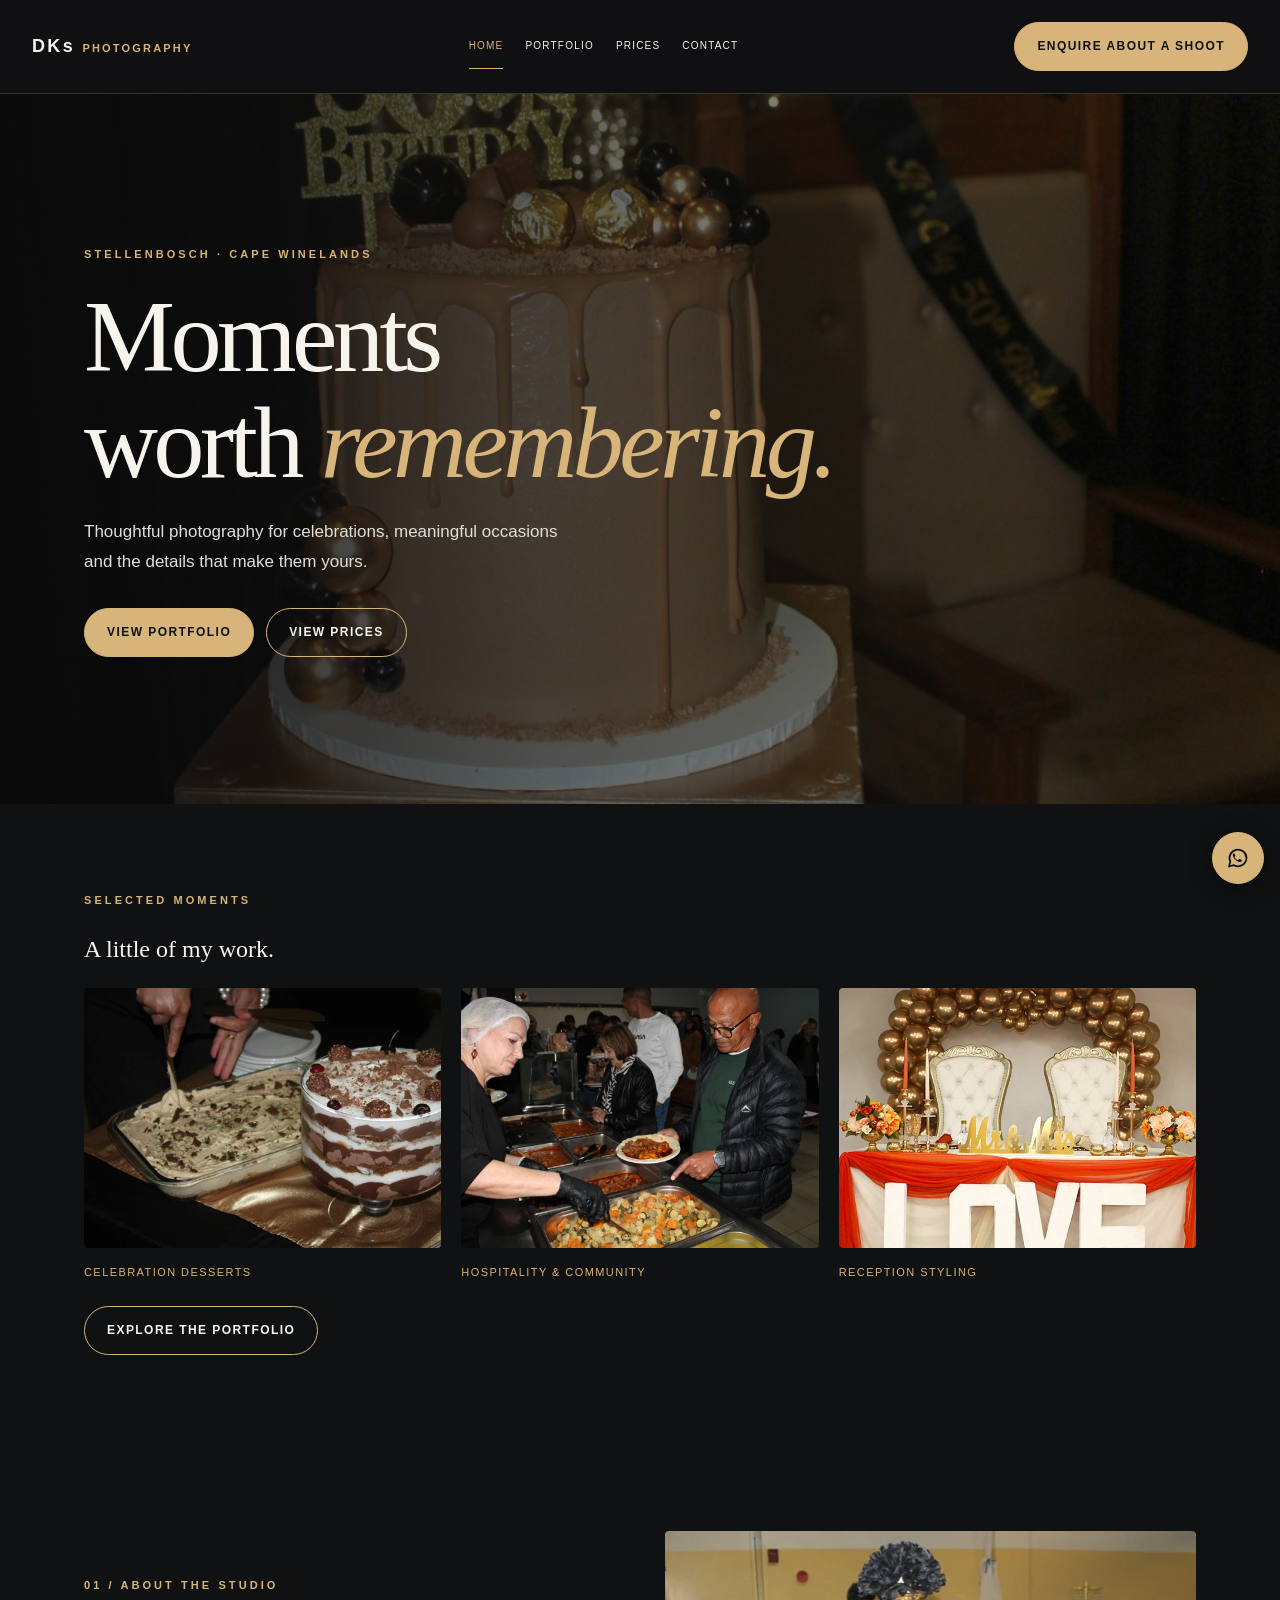
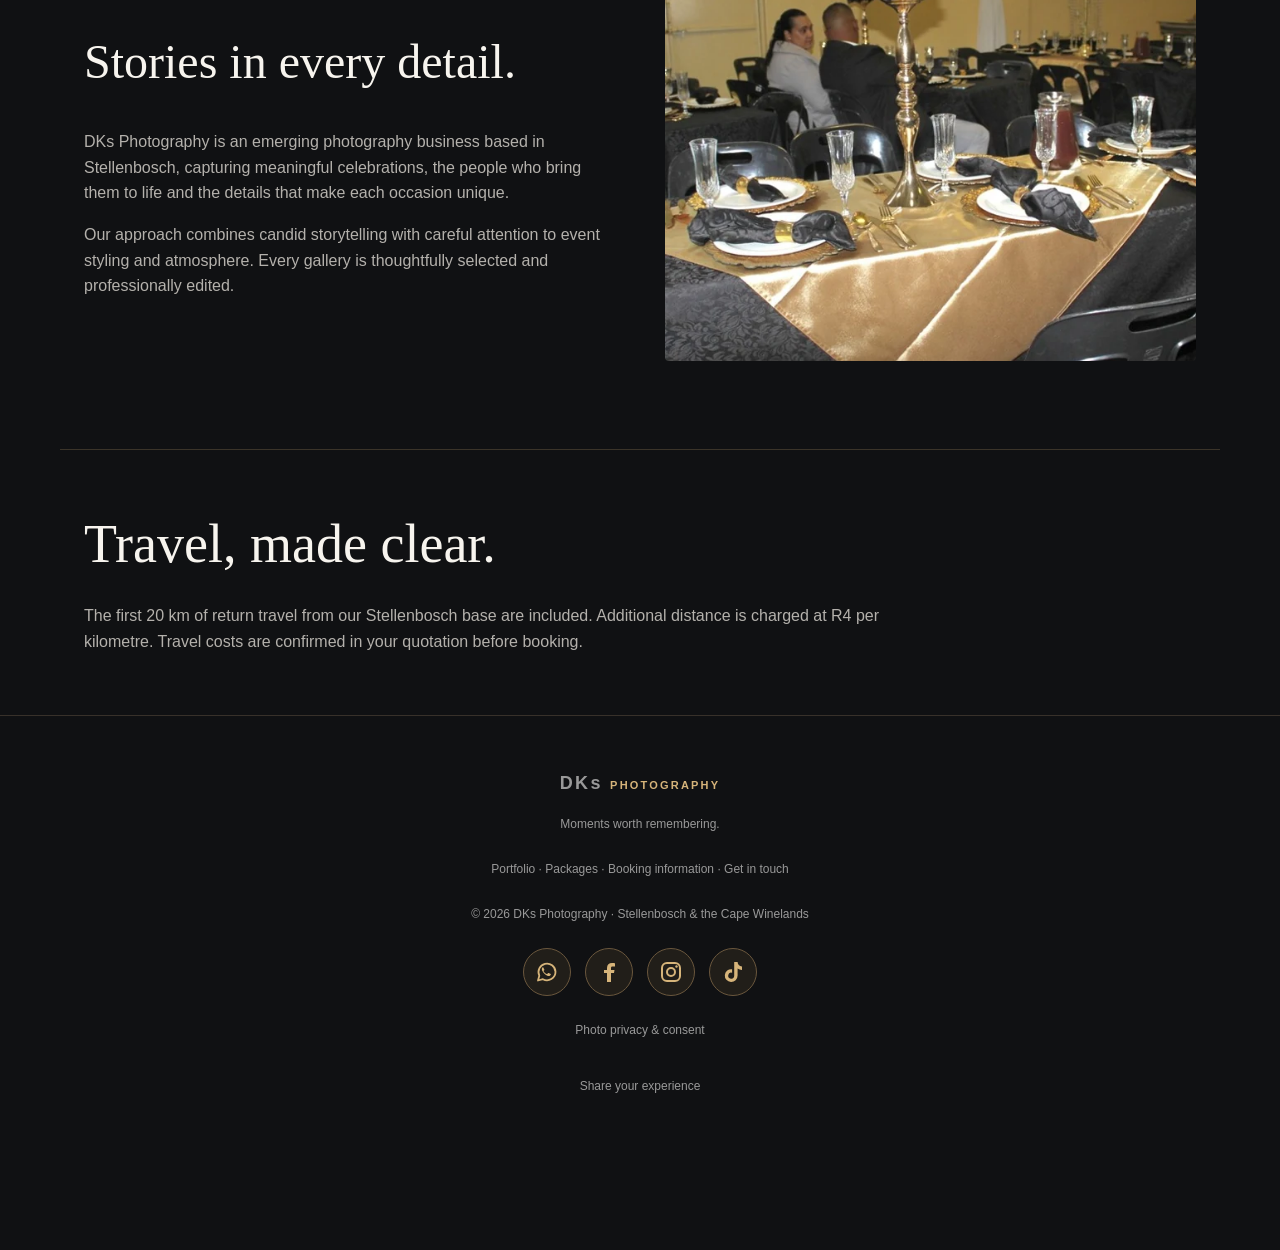
<file: index.html>
<!DOCTYPE html>
<html lang="en-ZA"><head><meta charset="utf-8"><meta name="viewport" content="width=device-width,initial-scale=1"><meta name="theme-color" content="#101113"><meta name="description" content="DKs Photography home — thoughtful event, wedding, portrait and brand photography in Stellenbosch and the Cape Winelands."><title>Home | DKs Photography</title><link rel="icon" href="assets/favicon.svg" type="image/svg+xml"><link rel="stylesheet" href="assets/styles.css?v=20261112-usability"><script src="assets/config.js?v=20261106-privacy" defer></script><script src="assets/references.js?v=20261112-usability" defer></script><script src="assets/site.js?v=20261112-usability" defer></script><link rel="canonical" href="https://wdominick920-del.github.io/Dks-fotos/index.html"><meta property="og:url" content="https://wdominick920-del.github.io/Dks-fotos/index.html"><meta property="og:type" content="website"><meta property="og:title" content="Home | DKs Photography"><meta property="og:description" content="DKs Photography home — thoughtful event, wedding, portrait and brand photography in Stellenbosch and the Cape Winelands."><meta property="og:image" content="https://wdominick920-del.github.io/Dks-fotos/assets/photo-47668818cc10.jpg"></head><body><a class="skip-link" href="#main">Skip to content</a><header><div class="nav"><a class="logo" href="index.html" aria-label="DKs Photography home">DKs <span>PHOTOGRAPHY</span></a><button aria-label="Toggle main navigation" class="menu-toggle" aria-expanded="false" aria-controls="primary-nav">Menu <span aria-hidden="true">☰</span></button><nav id="primary-nav" aria-label="Main navigation"><a href="index.html" aria-current="page">Home</a><a href="portfolio.html">Portfolio</a><a href="packages.html">Prices</a><a href="contact.html">Contact</a></nav><a class="btn nav-cta" href="contact.html">Enquire about a shoot</a></div></header><main id="main"><section class="hero" data-view="home" id="home"><div class="hero-inner"><div class="eyebrow">Stellenbosch · Cape Winelands</div><h1>Moments<br>worth <em>remembering.</em></h1><p>Thoughtful photography for celebrations, meaningful occasions and the details that make them yours.</p><div class="hero-actions"><a class="btn" href="portfolio.html">View portfolio</a><a class="btn outline" href="packages.html">View prices</a></div></div></section><section class="wrap"><div class="eyebrow">SELECTED MOMENTS</div><h2>A little of my work.</h2><div class="featured-grid"><figure class="photo photo-0"><img srcset="assets/photo-7fd938675425-640.webp 640w, assets/photo-7fd938675425-1280.webp 1280w" sizes="(max-width: 650px) 100vw, 50vw" width="2048" height="1365" decoding="async" alt="Dessert table at a celebration" loading="lazy" src="assets/photo-7fd938675425.jpg"><figcaption>Celebration desserts</figcaption></figure><figure class="photo photo-1"><img srcset="assets/photo-883bf5cc299d-640.webp 640w, assets/photo-883bf5cc299d-1280.webp 1280w" sizes="(max-width: 650px) 100vw, 50vw" width="2048" height="1365" decoding="async" alt="Guests enjoying the event buffet" loading="lazy" src="assets/photo-883bf5cc299d.jpg"><figcaption>Hospitality &amp; community</figcaption></figure><figure class="photo"><img src="assets/wedding-sweetheart-table.jpg" srcset="assets/wedding-sweetheart-table-640.webp 640w, assets/wedding-sweetheart-table-1280.webp 1280w" sizes="(max-width: 650px) 100vw, 33vw" data-full="assets/wedding-sweetheart-table-1920.webp" width="2532" height="2669" loading="lazy" decoding="async" alt="White ornate chairs and gold balloons behind an orange-draped sweetheart table with LOVE letters"><figcaption>Reception styling</figcaption></figure></div><a class="btn outline" href="portfolio.html">Explore the portfolio</a></section><section class="wrap about" data-view="home"><div><div class="eyebrow">01 / About the studio</div><h2>Stories in every detail.</h2><p class="lead">DKs Photography is an emerging photography business based in Stellenbosch, capturing meaningful celebrations, the people who bring them to life and the details that make each occasion unique.</p><p class="lead">Our approach combines candid storytelling with careful attention to event styling and atmosphere. Every gallery is thoughtfully selected and professionally edited.</p></div><img srcset="assets/photo-38b8981ca8ee-640.webp 640w, assets/photo-38b8981ca8ee-1280.webp 1280w" sizes="(max-width: 650px) 100vw, 50vw" width="646" height="654" decoding="async" alt="Elegant event table photographed by DKs Photography" src="assets/photo-38b8981ca8ee.jpg" loading="lazy"></section><section class="wrap travel-policy"><h2>Travel, made clear.</h2><p data-travel-policy>The first 20 km of return travel from our Stellenbosch base are included. Additional distance is charged at R4 per kilometre. Travel costs are confirmed in your quotation before booking.</p></section></main><footer><a class="logo" href="index.html">DKs <span>PHOTOGRAPHY</span></a><p>Moments worth remembering.</p><div><a href="portfolio.html">Portfolio</a> · <a href="packages.html">Packages</a> · <a href="booking.html">Booking information</a> · <a href="contact.html">Get in touch</a></div><p>© 2026 DKs Photography · Stellenbosch &amp; the Cape Winelands</p><div class="social-links"><a href="https://wa.me/27711833906" target="_blank" rel="noopener noreferrer" aria-label="WhatsApp DKs Photography: 071 183 3906" title="WhatsApp DKs Photography: 071 183 3906" class="social-icon-link"><svg class="social-logo" viewbox="0 0 24 24" width="24" height="24" aria-hidden="true" focusable="false"><path d="M20.5 11.7a8.5 8.5 0 0 1-12.6 7.5L3 20.5l1.3-4.8a8.5 8.5 0 1 1 16.2-4z" fill="none" stroke="currentColor" stroke-width="1.8" stroke-linejoin="round"></path><path d="M8.3 7.5c-.4-.2-.7-.2-1 .2-.8.9-.5 2.3.4 3.7 1 1.7 2.4 3.1 4.2 4 .9.5 2 .8 2.7.5.7-.3 1.2-1.1 1.2-1.6 0-.2-.2-.3-.5-.5l-1.7-.8c-.3-.1-.5-.1-.7.2l-.7.8c-.2.2-.4.1-.6 0-1.2-.6-2.2-1.4-2.9-2.6-.2-.3-.2-.4 0-.6l.5-.6c.2-.2.2-.5.1-.7z" fill="currentColor"></path></svg></a><a href="https://www.facebook.com/profile.php?id=61596305489617" target="_blank" rel="noopener noreferrer" aria-label="DKs Photography on Facebook" title="DKs Photography on Facebook" class="social-icon-link"><svg class="social-logo" viewbox="0 0 24 24" width="24" height="24" aria-hidden="true" focusable="false"><path fill="currentColor" d="M14 22v-9h3l.5-3H14V8c0-.9.3-1.5 1.6-1.5H18V3.2c-.4-.1-1.8-.2-3-.2-3 0-5 1.8-5 5v2H7v3h3v9z"></path></svg></a><a href="https://www.instagram.com/dks._.photography/" target="_blank" rel="noopener noreferrer" aria-label="DKs Photography on Instagram" title="DKs Photography on Instagram" class="social-icon-link"><svg class="social-logo" viewbox="0 0 24 24" width="24" height="24" aria-hidden="true" focusable="false"><rect x="3" y="3" width="18" height="18" rx="5" fill="none" stroke="currentColor" stroke-width="2"></rect><circle cx="12" cy="12" r="4" fill="none" stroke="currentColor" stroke-width="2"></circle><circle cx="17.5" cy="6.5" r="1.2" fill="currentColor"></circle></svg></a><a href="https://www.tiktok.com/@dks.photography8" target="_blank" rel="noopener noreferrer" aria-label="DKs Photography on TikTok: @dks.photography8" title="DKs Photography on TikTok: @dks.photography8" class="social-icon-link"><svg class="social-logo" viewbox="0 0 24 24" width="24" height="24" aria-hidden="true" focusable="false"><path fill="currentColor" d="M16.6 2c.2 2.4 1.5 4.3 4.4 4.5v3.4c-1.7 0-3.2-.5-4.4-1.4v7.1a6.4 6.4 0 1 1-5.5-6.3v3.5a3 3 0 1 0 2.1 2.8V2z"></path></svg></a></div><p><a href="privacy.html">Photo privacy &amp; consent</a></p><p><a href="review.html">Share your experience</a></p></footer><a class="social-icon-link floating-whatsapp" href="https://wa.me/27711833906?text=Hello%20DKs%20Photography%2C%20I%20would%20like%20to%20enquire%20about%20a%20shoot." target="_blank" rel="noopener noreferrer" aria-label="Prepare an enquiry in WhatsApp" title="Prepare an enquiry in WhatsApp"><svg class="social-logo" viewbox="0 0 24 24" width="24" height="24" aria-hidden="true" focusable="false"><path d="M20.5 11.7a8.5 8.5 0 0 1-12.6 7.5L3 20.5l1.3-4.8a8.5 8.5 0 1 1 16.2-4z" fill="none" stroke="currentColor" stroke-width="1.8" stroke-linejoin="round"></path><path d="M8.3 7.5c-.4-.2-.7-.2-1 .2-.8.9-.5 2.3.4 3.7 1 1.7 2.4 3.1 4.2 4 .9.5 2 .8 2.7.5.7-.3 1.2-1.1 1.2-1.6 0-.2-.2-.3-.5-.5l-1.7-.8c-.3-.1-.5-.1-.7.2l-.7.8c-.2.2-.4.1-.6 0-1.2-.6-2.2-1.4-2.9-2.6-.2-.3-.2-.4 0-.6l.5-.6c.2-.2.2-.5.1-.7z" fill="currentColor"></path></svg></a></body></html>
</file>
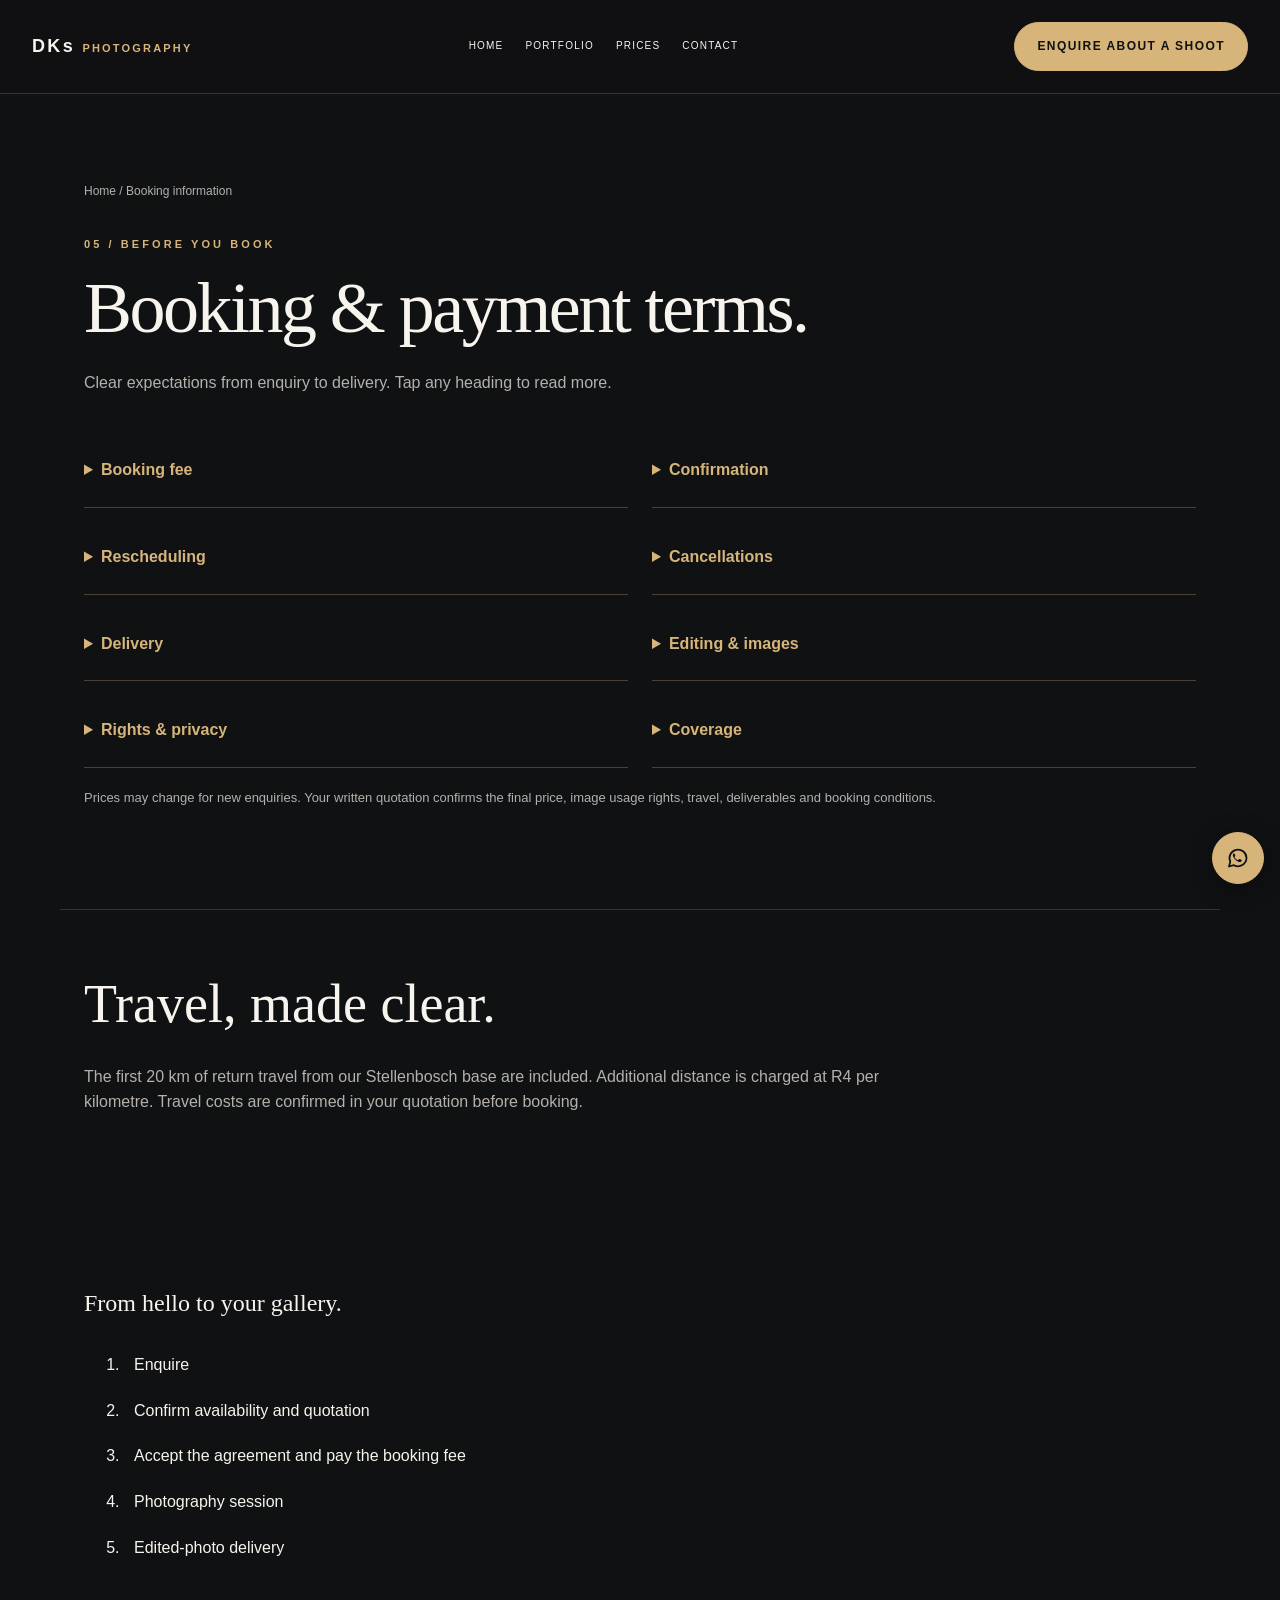
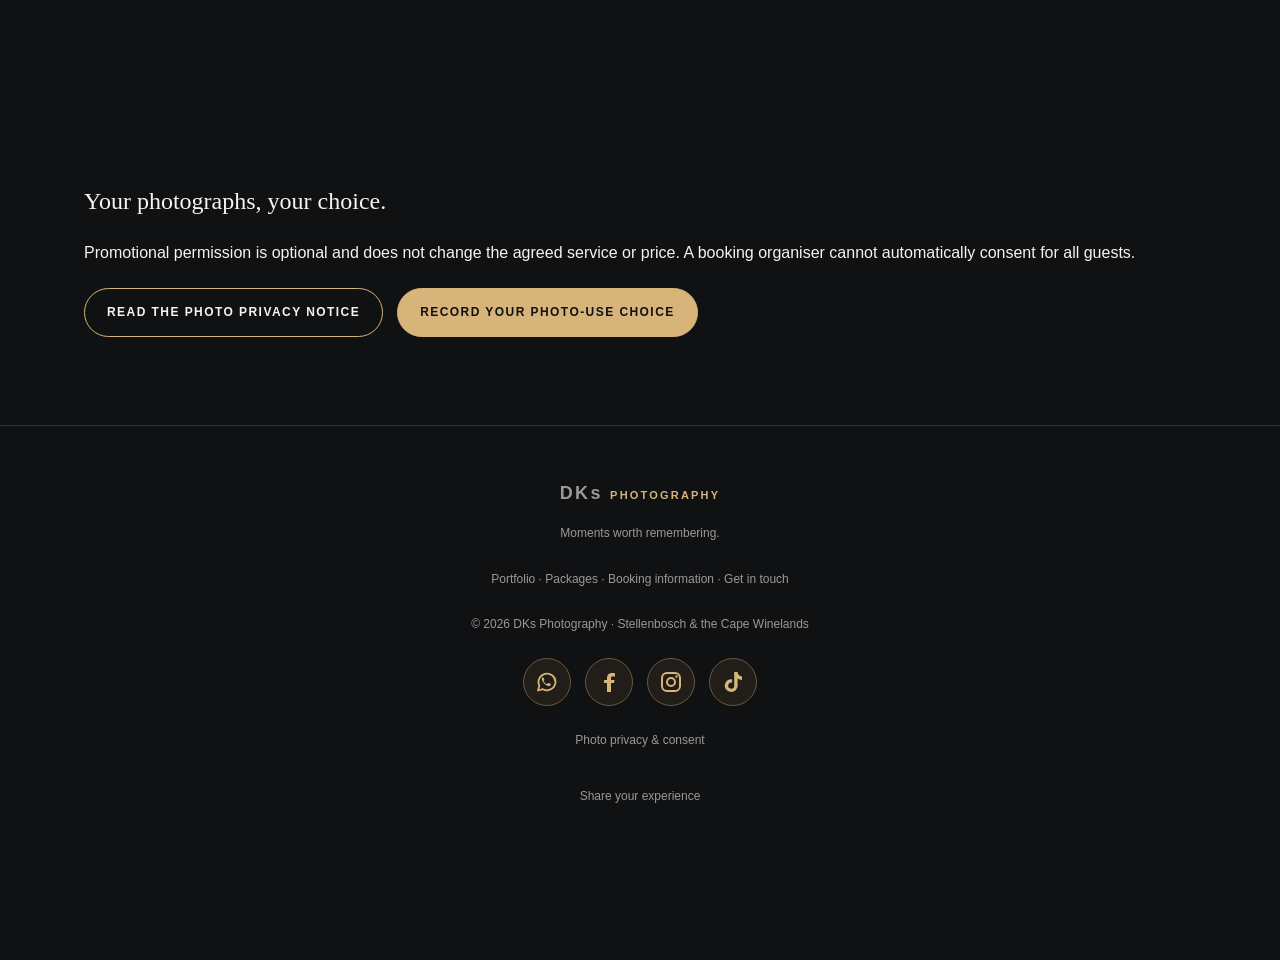
<file: booking.html>
<!DOCTYPE html>
<html lang="en-ZA"><head><meta charset="utf-8"><meta name="viewport" content="width=device-width,initial-scale=1"><meta name="theme-color" content="#101113"><meta name="description" content="DKs Photography booking info — thoughtful event, wedding, portrait and brand photography in Stellenbosch and the Cape Winelands."><title>Booking info | DKs Photography</title><link rel="icon" href="assets/favicon.svg" type="image/svg+xml"><link rel="stylesheet" href="assets/styles.css?v=20261112-usability"><script src="assets/config.js?v=20261106-privacy" defer></script><script src="assets/references.js?v=20261112-usability" defer></script><script src="assets/site.js?v=20261112-usability" defer></script><link rel="canonical" href="https://wdominick920-del.github.io/Dks-fotos/booking.html"><meta property="og:url" content="https://wdominick920-del.github.io/Dks-fotos/booking.html"><meta property="og:type" content="website"><meta property="og:title" content="Booking info | DKs Photography"><meta property="og:description" content="DKs Photography booking info — thoughtful event, wedding, portrait and brand photography in Stellenbosch and the Cape Winelands."><meta property="og:image" content="https://wdominick920-del.github.io/Dks-fotos/assets/photo-47668818cc10.jpg"></head><body><a class="skip-link" href="#main">Skip to content</a><header><div class="nav"><a class="logo" href="index.html" aria-label="DKs Photography home">DKs <span>PHOTOGRAPHY</span></a><button aria-label="Toggle main navigation" class="menu-toggle" aria-expanded="false" aria-controls="primary-nav">Menu <span aria-hidden="true">☰</span></button><nav id="primary-nav" aria-label="Main navigation"><a href="index.html">Home</a><a href="portfolio.html">Portfolio</a><a href="packages.html">Prices</a><a href="contact.html">Contact</a></nav><a class="btn nav-cta" href="contact.html">Enquire about a shoot</a></div></header><main id="main"><section class="wrap" data-view="terms" id="terms"><div class="page-breadcrumb"><a href="index.html">Home</a><span> / </span>Booking information</div><div class="section-heading"><div class="eyebrow">05 / Before you book</div><h1>Booking &amp; payment terms.</h1><p>Clear expectations from enquiry to delivery. Tap any heading to read more.</p></div><div class="terms"><details><summary>Booking fee</summary><p>30% reserves your date; the balance is due 48 hours before the session unless agreed otherwise.</p></details><details><summary>Confirmation</summary><p>Your booking is confirmed after the booking fee is received and the written agreement is accepted.</p></details><details><summary>Rescheduling</summary><p>One date change with at least seven days’ notice, subject to availability and unavoidable expenses.</p></details><details><summary>Cancellations</summary><p>Refunds and charges are handled under the agreement and applicable South African consumer law; no blanket non-refundable deposit.</p></details><details><summary>Delivery</summary><p>Standard sessions: approximately 5–7 working days. Weddings: approximately 3–5 weeks. Exact deadlines confirmed in writing.</p></details><details><summary>Editing &amp; images</summary><p>Professional colour/exposure correction and basic retouching included. RAW files and extensive alterations excluded unless agreed.</p></details><details><summary>Rights &amp; privacy</summary><p>Personal clients receive personal-use rights; business usage is limited to the agreed licence. Client images are published only with appropriate permission.</p></details><details><summary>Coverage</summary><p>Event and wedding image quantities are estimates. Overtime, extra locations, permits and special requirements may cost extra.</p></details></div><p class="note">Prices may change for new enquiries. Your written quotation confirms the final price, image usage rights, travel, deliverables and booking conditions.</p></section><section class="wrap travel-policy"><h2>Travel, made clear.</h2><p data-travel-policy>The first 20 km of return travel from our Stellenbosch base are included. Additional distance is charged at R4 per kilometre. Travel costs are confirmed in your quotation before booking.</p></section><section class="wrap"><h2>From hello to your gallery.</h2><ol class="booking-steps"><li>Enquire</li><li>Confirm availability and quotation</li><li>Accept the agreement and pay the booking fee</li><li>Photography session</li><li>Edited-photo delivery</li></ol></section><section class="wrap"><h2>Your photographs, your choice.</h2><p>Promotional permission is optional and does not change the agreed service or price. A booking organiser cannot automatically consent for all guests.</p><div class="action-row"><a class="btn outline" href="privacy.html">Read the photo privacy notice</a><a class="btn" href="privacy.html#photo-consent">Record your photo-use choice</a></div></section></main><footer><a class="logo" href="index.html">DKs <span>PHOTOGRAPHY</span></a><p>Moments worth remembering.</p><div><a href="portfolio.html">Portfolio</a> · <a href="packages.html">Packages</a> · <a href="booking.html">Booking information</a> · <a href="contact.html">Get in touch</a></div><p>© 2026 DKs Photography · Stellenbosch &amp; the Cape Winelands</p><div class="social-links"><a href="https://wa.me/27711833906" target="_blank" rel="noopener noreferrer" aria-label="WhatsApp DKs Photography: 071 183 3906" title="WhatsApp DKs Photography: 071 183 3906" class="social-icon-link"><svg class="social-logo" viewbox="0 0 24 24" width="24" height="24" aria-hidden="true" focusable="false"><path d="M20.5 11.7a8.5 8.5 0 0 1-12.6 7.5L3 20.5l1.3-4.8a8.5 8.5 0 1 1 16.2-4z" fill="none" stroke="currentColor" stroke-width="1.8" stroke-linejoin="round"></path><path d="M8.3 7.5c-.4-.2-.7-.2-1 .2-.8.9-.5 2.3.4 3.7 1 1.7 2.4 3.1 4.2 4 .9.5 2 .8 2.7.5.7-.3 1.2-1.1 1.2-1.6 0-.2-.2-.3-.5-.5l-1.7-.8c-.3-.1-.5-.1-.7.2l-.7.8c-.2.2-.4.1-.6 0-1.2-.6-2.2-1.4-2.9-2.6-.2-.3-.2-.4 0-.6l.5-.6c.2-.2.2-.5.1-.7z" fill="currentColor"></path></svg></a><a href="https://www.facebook.com/profile.php?id=61596305489617" target="_blank" rel="noopener noreferrer" aria-label="DKs Photography on Facebook" title="DKs Photography on Facebook" class="social-icon-link"><svg class="social-logo" viewbox="0 0 24 24" width="24" height="24" aria-hidden="true" focusable="false"><path fill="currentColor" d="M14 22v-9h3l.5-3H14V8c0-.9.3-1.5 1.6-1.5H18V3.2c-.4-.1-1.8-.2-3-.2-3 0-5 1.8-5 5v2H7v3h3v9z"></path></svg></a><a href="https://www.instagram.com/dks._.photography/" target="_blank" rel="noopener noreferrer" aria-label="DKs Photography on Instagram" title="DKs Photography on Instagram" class="social-icon-link"><svg class="social-logo" viewbox="0 0 24 24" width="24" height="24" aria-hidden="true" focusable="false"><rect x="3" y="3" width="18" height="18" rx="5" fill="none" stroke="currentColor" stroke-width="2"></rect><circle cx="12" cy="12" r="4" fill="none" stroke="currentColor" stroke-width="2"></circle><circle cx="17.5" cy="6.5" r="1.2" fill="currentColor"></circle></svg></a><a href="https://www.tiktok.com/@dks.photography8" target="_blank" rel="noopener noreferrer" aria-label="DKs Photography on TikTok: @dks.photography8" title="DKs Photography on TikTok: @dks.photography8" class="social-icon-link"><svg class="social-logo" viewbox="0 0 24 24" width="24" height="24" aria-hidden="true" focusable="false"><path fill="currentColor" d="M16.6 2c.2 2.4 1.5 4.3 4.4 4.5v3.4c-1.7 0-3.2-.5-4.4-1.4v7.1a6.4 6.4 0 1 1-5.5-6.3v3.5a3 3 0 1 0 2.1 2.8V2z"></path></svg></a></div><p><a href="privacy.html">Photo privacy &amp; consent</a></p><p><a href="review.html">Share your experience</a></p></footer><a class="social-icon-link floating-whatsapp" href="https://wa.me/27711833906?text=Hello%20DKs%20Photography%2C%20I%20would%20like%20to%20enquire%20about%20a%20shoot." target="_blank" rel="noopener noreferrer" aria-label="Prepare an enquiry in WhatsApp" title="Prepare an enquiry in WhatsApp"><svg class="social-logo" viewbox="0 0 24 24" width="24" height="24" aria-hidden="true" focusable="false"><path d="M20.5 11.7a8.5 8.5 0 0 1-12.6 7.5L3 20.5l1.3-4.8a8.5 8.5 0 1 1 16.2-4z" fill="none" stroke="currentColor" stroke-width="1.8" stroke-linejoin="round"></path><path d="M8.3 7.5c-.4-.2-.7-.2-1 .2-.8.9-.5 2.3.4 3.7 1 1.7 2.4 3.1 4.2 4 .9.5 2 .8 2.7.5.7-.3 1.2-1.1 1.2-1.6 0-.2-.2-.3-.5-.5l-1.7-.8c-.3-.1-.5-.1-.7.2l-.7.8c-.2.2-.4.1-.6 0-1.2-.6-2.2-1.4-2.9-2.6-.2-.3-.2-.4 0-.6l.5-.6c.2-.2.2-.5.1-.7z" fill="currentColor"></path></svg></a></body></html>
</file>
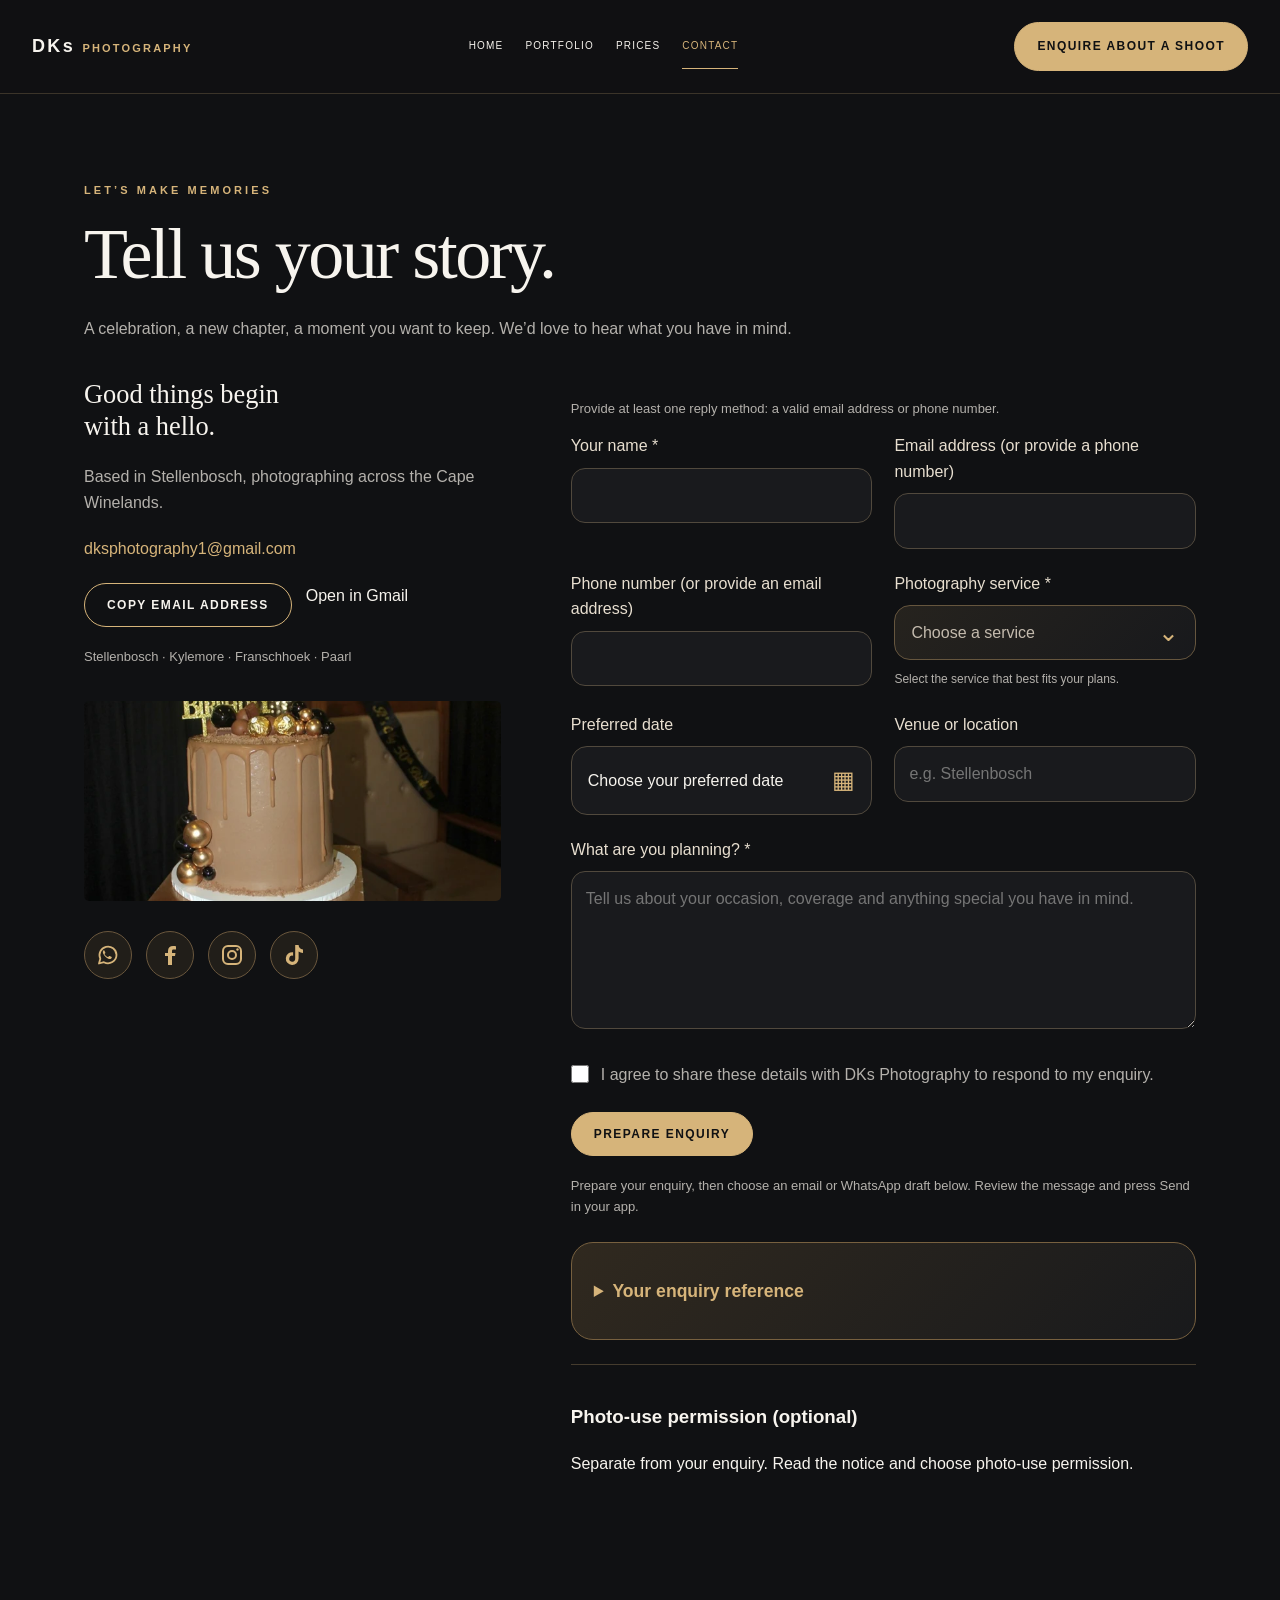
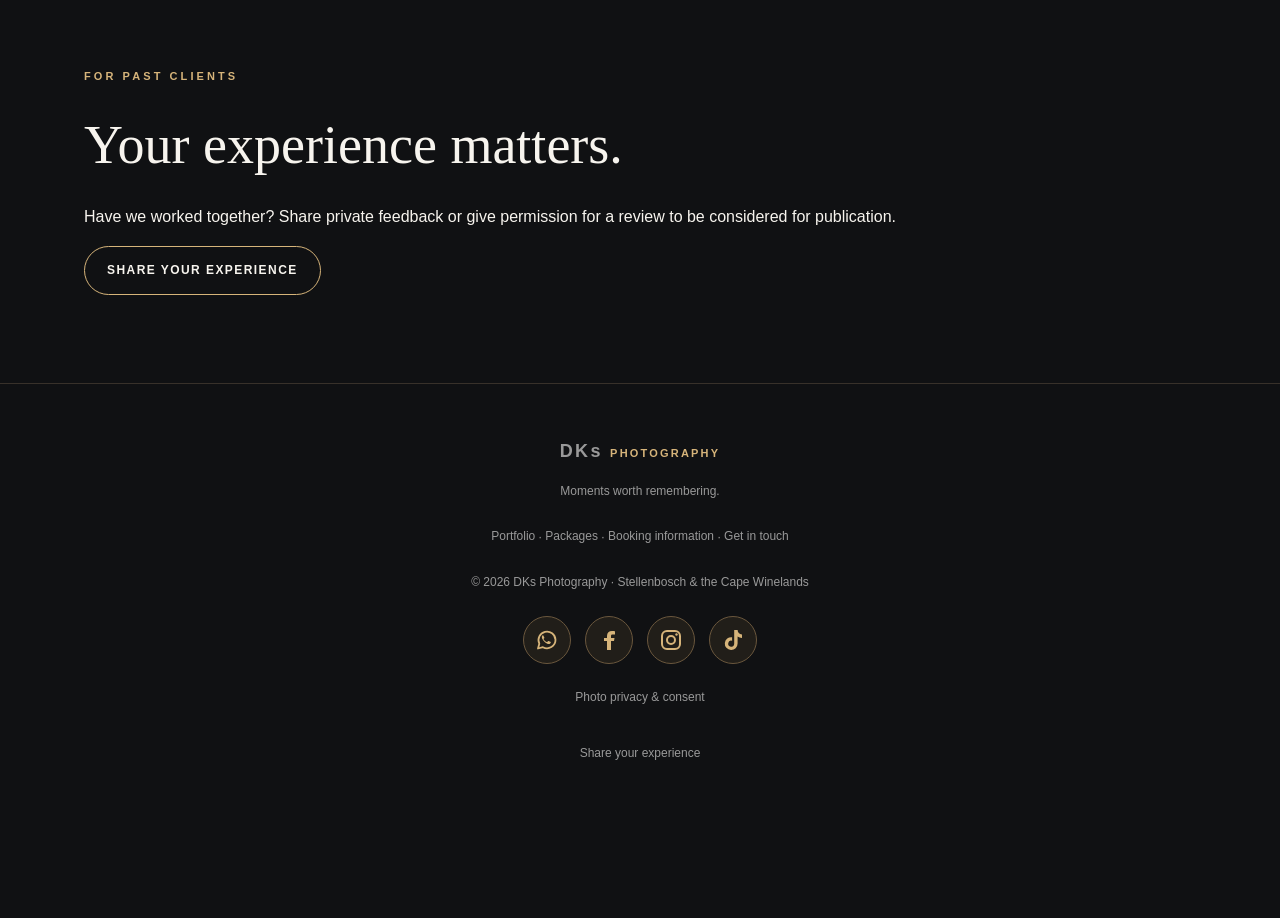
<file: contact.html>
<!DOCTYPE html>
<html lang="en-ZA"><head><meta charset="utf-8"><meta name="viewport" content="width=device-width,initial-scale=1"><meta name="theme-color" content="#101113"><meta name="description" content="DKs Photography contact — thoughtful event, wedding, portrait and brand photography in Stellenbosch and the Cape Winelands."><title>Contact | DKs Photography</title><link rel="icon" href="assets/favicon.svg" type="image/svg+xml"><link rel="stylesheet" href="assets/styles.css?v=20261112-usability"><script src="assets/config.js?v=20261106-privacy" defer></script><script src="assets/references.js?v=20261112-usability" defer></script><script src="assets/site.js?v=20261112-usability" defer></script><link rel="canonical" href="https://wdominick920-del.github.io/Dks-fotos/contact.html"><meta property="og:url" content="https://wdominick920-del.github.io/Dks-fotos/contact.html"><meta property="og:type" content="website"><meta property="og:title" content="Contact | DKs Photography"><meta property="og:description" content="DKs Photography contact — thoughtful event, wedding, portrait and brand photography in Stellenbosch and the Cape Winelands."><meta property="og:image" content="https://wdominick920-del.github.io/Dks-fotos/assets/photo-47668818cc10.jpg"><script src="assets/calendar.js?v=20261106-privacy" defer></script><script src="assets/service-picker.js?v=20261110-service" defer></script></head><body><a class="skip-link" href="#main">Skip to content</a><header><div class="nav"><a class="logo" href="index.html" aria-label="DKs Photography home">DKs <span>PHOTOGRAPHY</span></a><button aria-label="Toggle main navigation" class="menu-toggle" aria-expanded="false" aria-controls="primary-nav">Menu <span aria-hidden="true">☰</span></button><nav id="primary-nav" aria-label="Main navigation"><a href="index.html">Home</a><a href="portfolio.html">Portfolio</a><a href="packages.html">Prices</a><a href="contact.html" aria-current="page">Contact</a></nav><a class="btn nav-cta" href="contact.html">Enquire about a shoot</a></div></header><main id="main"><section class="wrap contact-page"><div class="section-heading"><div class="eyebrow">LET’S MAKE MEMORIES</div><h1>Tell us your story.</h1><p>A celebration, a new chapter, a moment you want to keep. We’d love to hear what you have in mind.</p></div><div class="contact-layout"><aside class="contact-details"><h2>Good things begin<br>with a hello.</h2><p>Based in Stellenbosch, photographing across the Cape Winelands.</p><a href="mailto:dksphotography1@gmail.com" rel="noopener noreferrer" aria-label="Email DKs Photography: dksphotography1@gmail.com" class="email-link">dksphotography1@gmail.com</a><div class="action-row"><button type="button" class="btn outline" id="copy-email">Copy email address</button><a href="https://mail.google.com/mail/?view=cm&amp;fs=1&amp;to=dksphotography1%40gmail.com" target="_blank" rel="noopener noreferrer">Open in Gmail</a></div><p id="copy-email-status" role="status"></p><p class="note">Stellenbosch · Kylemore · Franschhoek · Paarl</p><img srcset="assets/photo-47668818cc10-640.webp 640w, assets/photo-47668818cc10-1280.webp 1280w" sizes="(max-width: 650px) 100vw, 50vw" width="1190" height="1214" decoding="async" src="assets/photo-47668818cc10.jpg" alt="Celebration cake with gold decorations and blue accents" loading="lazy"><div class="social-links"><a href="https://wa.me/27711833906" target="_blank" rel="noopener noreferrer" aria-label="WhatsApp DKs Photography: 071 183 3906" title="WhatsApp DKs Photography: 071 183 3906" class="social-icon-link"><svg class="social-logo" viewbox="0 0 24 24" width="24" height="24" aria-hidden="true" focusable="false"><path d="M20.5 11.7a8.5 8.5 0 0 1-12.6 7.5L3 20.5l1.3-4.8a8.5 8.5 0 1 1 16.2-4z" fill="none" stroke="currentColor" stroke-width="1.8" stroke-linejoin="round"></path><path d="M8.3 7.5c-.4-.2-.7-.2-1 .2-.8.9-.5 2.3.4 3.7 1 1.7 2.4 3.1 4.2 4 .9.5 2 .8 2.7.5.7-.3 1.2-1.1 1.2-1.6 0-.2-.2-.3-.5-.5l-1.7-.8c-.3-.1-.5-.1-.7.2l-.7.8c-.2.2-.4.1-.6 0-1.2-.6-2.2-1.4-2.9-2.6-.2-.3-.2-.4 0-.6l.5-.6c.2-.2.2-.5.1-.7z" fill="currentColor"></path></svg></a><a href="https://www.facebook.com/profile.php?id=61596305489617" target="_blank" rel="noopener noreferrer" aria-label="DKs Photography on Facebook" title="DKs Photography on Facebook" class="social-icon-link"><svg class="social-logo" viewbox="0 0 24 24" width="24" height="24" aria-hidden="true" focusable="false"><path fill="currentColor" d="M14 22v-9h3l.5-3H14V8c0-.9.3-1.5 1.6-1.5H18V3.2c-.4-.1-1.8-.2-3-.2-3 0-5 1.8-5 5v2H7v3h3v9z"></path></svg></a><a href="https://www.instagram.com/dks._.photography/" target="_blank" rel="noopener noreferrer" aria-label="DKs Photography on Instagram" title="DKs Photography on Instagram" class="social-icon-link"><svg class="social-logo" viewbox="0 0 24 24" width="24" height="24" aria-hidden="true" focusable="false"><rect x="3" y="3" width="18" height="18" rx="5" fill="none" stroke="currentColor" stroke-width="2"></rect><circle cx="12" cy="12" r="4" fill="none" stroke="currentColor" stroke-width="2"></circle><circle cx="17.5" cy="6.5" r="1.2" fill="currentColor"></circle></svg></a><a href="https://www.tiktok.com/@dks.photography8" target="_blank" rel="noopener noreferrer" aria-label="DKs Photography on TikTok: @dks.photography8" title="DKs Photography on TikTok: @dks.photography8" class="social-icon-link"><svg class="social-logo" viewbox="0 0 24 24" width="24" height="24" aria-hidden="true" focusable="false"><path fill="currentColor" d="M16.6 2c.2 2.4 1.5 4.3 4.4 4.5v3.4c-1.7 0-3.2-.5-4.4-1.4v7.1a6.4 6.4 0 1 1-5.5-6.3v3.5a3 3 0 1 0 2.1 2.8V2z"></path></svg></a></div></aside><form id="contact-form"><details id="enquiry-estimate" class="enquiry-estimate" hidden><summary>Your selected package &amp; estimate</summary><div class="eyebrow">YOUR SELECTED PACKAGE</div><h2>Your photography estimate</h2><label for="selected-estimate">Package, extras and estimated pricing</label><textarea id="selected-estimate" name="estimate" readonly rows="9"></textarea><a id="edit-package" href="quote.html#calculator">Edit package or extras ↗</a><p class="note">This estimate will be included with your enquiry. Availability and final pricing still need confirmation.</p></details><p id="reply-help" class="note">Provide at least one reply method: a valid email address or phone number.</p><div class="form-grid"><div><label for="name">Your name *</label><input id="name" name="name" autocomplete="name" required maxlength="100"></div><div><label for="email">Email address (or provide a phone number)</label><input id="email" name="email" type="email" autocomplete="email" maxlength="254" aria-describedby="reply-help"></div><div><label for="phone">Phone number (or provide an email address)</label><input id="phone" name="phone" type="tel" autocomplete="tel" maxlength="40" aria-describedby="reply-help"></div><div><label for="service">Photography service *</label><select id="service" name="service" required><option value="">Choose a service</option><option>Events &amp; Functions</option><option>Birthdays &amp; Private Parties</option><option>Church Events &amp; Ceremonies</option><option>Engagement Photography</option><option>Wedding Photography</option><option>Portraits &amp; Graduations</option><option>Business, Product &amp; Promotional</option><option>Something else</option></select></div><div><label for="date">Preferred date</label><input id="date" name="date" type="date"></div><div><label for="location">Venue or location</label><input id="location" name="location" maxlength="200" placeholder="e.g. Stellenbosch"></div><div class="full"><label for="message">What are you planning? *</label><textarea id="message" name="message" rows="5" required minlength="10" maxlength="4000" placeholder="Tell us about your occasion, coverage and anything special you have in mind."></textarea></div></div><label class="consent"><input name="consent" value="granted" type="checkbox" required> I agree to share these details with DKs Photography to respond to my enquiry.</label><button class="btn" type="submit">Prepare enquiry</button><p class="note">Prepare your enquiry, then choose an email or WhatsApp draft below. Review the message and press Send in your app.</p><p id="form-status" role="status" aria-live="polite"></p><div id="enquiry-drafts" class="action-row" hidden><a id="email-fallback" class="btn outline">Open email draft</a><a id="enquiry-whatsapp" class="btn outline">Continue in WhatsApp</a><button id="copy-enquiry" class="btn outline" type="button">Copy enquiry</button><details><summary>Full enquiry record</summary><textarea id="enquiry-record" readonly rows="10" aria-label="Full enquiry record"></textarea><button type="button" id="copy-full-enquiry">Copy full record</button></details></div><noscript><p>Email <a href="mailto:dksphotography1@gmail.com" rel="noopener noreferrer" aria-label="Email DKs Photography: dksphotography1@gmail.com" class="email-link">dksphotography1@gmail.com</a> or <a href="https://wa.me/27711833906" aria-label="WhatsApp DKs Photography: 071 183 3906" title="WhatsApp DKs Photography: 071 183 3906" class="social-icon-link"><svg class="social-logo" viewbox="0 0 24 24" width="24" height="24" aria-hidden="true" focusable="false"><path d="M20.5 11.7a8.5 8.5 0 0 1-12.6 7.5L3 20.5l1.3-4.8a8.5 8.5 0 1 1 16.2-4z" fill="none" stroke="currentColor" stroke-width="1.8" stroke-linejoin="round"></path><path d="M8.3 7.5c-.4-.2-.7-.2-1 .2-.8.9-.5 2.3.4 3.7 1 1.7 2.4 3.1 4.2 4 .9.5 2 .8 2.7.5.7-.3 1.2-1.1 1.2-1.6 0-.2-.2-.3-.5-.5l-1.7-.8c-.3-.1-.5-.1-.7.2l-.7.8c-.2.2-.4.1-.6 0-1.2-.6-2.2-1.4-2.9-2.6-.2-.3-.2-.4 0-.6l.5-.6c.2-.2.2-.5.1-.7z" fill="currentColor"></path></svg></a> to send your enquiry.</p></noscript><details id="enquiry-reference" class="reference-panel"><summary>Your enquiry reference</summary><div class="eyebrow">YOUR ENQUIRY REFERENCE</div><output aria-live="polite"></output><p>Included in your email and WhatsApp drafts. Keep it for follow-ups and photo-use choices. A reference does not confirm receipt, availability or a booking.</p><div class="action-row"><a href="privacy.html#photo-consent">Photo consent for this reference ↗</a><button id="new-enquiry-reference" type="button">Start a new enquiry reference</button></div><noscript><p>Automatic references require JavaScript. You can still email DKs Photography and ask for a reference.</p></noscript></details><section class="secondary-permission"><h3>Photo-use permission (optional)</h3><p>Separate from your enquiry. <a href="privacy.html#photo-consent">Read the notice and choose photo-use permission</a>.</p></section></form></div></section><section class="wrap review-invite"><div class="eyebrow">FOR PAST CLIENTS</div><h2>Your experience matters.</h2><p>Have we worked together? Share private feedback or give permission for a review to be considered for publication.</p><a class="btn outline" href="review.html">Share your experience</a></section></main><footer><a class="logo" href="index.html">DKs <span>PHOTOGRAPHY</span></a><p>Moments worth remembering.</p><div><a href="portfolio.html">Portfolio</a> · <a href="packages.html">Packages</a> · <a href="booking.html">Booking information</a> · <a href="contact.html">Get in touch</a></div><p>© 2026 DKs Photography · Stellenbosch &amp; the Cape Winelands</p><div class="social-links"><a href="https://wa.me/27711833906" target="_blank" rel="noopener noreferrer" aria-label="WhatsApp DKs Photography: 071 183 3906" title="WhatsApp DKs Photography: 071 183 3906" class="social-icon-link"><svg class="social-logo" viewbox="0 0 24 24" width="24" height="24" aria-hidden="true" focusable="false"><path d="M20.5 11.7a8.5 8.5 0 0 1-12.6 7.5L3 20.5l1.3-4.8a8.5 8.5 0 1 1 16.2-4z" fill="none" stroke="currentColor" stroke-width="1.8" stroke-linejoin="round"></path><path d="M8.3 7.5c-.4-.2-.7-.2-1 .2-.8.9-.5 2.3.4 3.7 1 1.7 2.4 3.1 4.2 4 .9.5 2 .8 2.7.5.7-.3 1.2-1.1 1.2-1.6 0-.2-.2-.3-.5-.5l-1.7-.8c-.3-.1-.5-.1-.7.2l-.7.8c-.2.2-.4.1-.6 0-1.2-.6-2.2-1.4-2.9-2.6-.2-.3-.2-.4 0-.6l.5-.6c.2-.2.2-.5.1-.7z" fill="currentColor"></path></svg></a><a href="https://www.facebook.com/profile.php?id=61596305489617" target="_blank" rel="noopener noreferrer" aria-label="DKs Photography on Facebook" title="DKs Photography on Facebook" class="social-icon-link"><svg class="social-logo" viewbox="0 0 24 24" width="24" height="24" aria-hidden="true" focusable="false"><path fill="currentColor" d="M14 22v-9h3l.5-3H14V8c0-.9.3-1.5 1.6-1.5H18V3.2c-.4-.1-1.8-.2-3-.2-3 0-5 1.8-5 5v2H7v3h3v9z"></path></svg></a><a href="https://www.instagram.com/dks._.photography/" target="_blank" rel="noopener noreferrer" aria-label="DKs Photography on Instagram" title="DKs Photography on Instagram" class="social-icon-link"><svg class="social-logo" viewbox="0 0 24 24" width="24" height="24" aria-hidden="true" focusable="false"><rect x="3" y="3" width="18" height="18" rx="5" fill="none" stroke="currentColor" stroke-width="2"></rect><circle cx="12" cy="12" r="4" fill="none" stroke="currentColor" stroke-width="2"></circle><circle cx="17.5" cy="6.5" r="1.2" fill="currentColor"></circle></svg></a><a href="https://www.tiktok.com/@dks.photography8" target="_blank" rel="noopener noreferrer" aria-label="DKs Photography on TikTok: @dks.photography8" title="DKs Photography on TikTok: @dks.photography8" class="social-icon-link"><svg class="social-logo" viewbox="0 0 24 24" width="24" height="24" aria-hidden="true" focusable="false"><path fill="currentColor" d="M16.6 2c.2 2.4 1.5 4.3 4.4 4.5v3.4c-1.7 0-3.2-.5-4.4-1.4v7.1a6.4 6.4 0 1 1-5.5-6.3v3.5a3 3 0 1 0 2.1 2.8V2z"></path></svg></a></div><p><a href="privacy.html">Photo privacy &amp; consent</a></p><p><a href="review.html">Share your experience</a></p></footer><a class="social-icon-link floating-whatsapp" href="https://wa.me/27711833906?text=Hello%20DKs%20Photography%2C%20I%20would%20like%20to%20enquire%20about%20a%20shoot." target="_blank" rel="noopener noreferrer" aria-label="Prepare an enquiry in WhatsApp" title="Prepare an enquiry in WhatsApp"><svg class="social-logo" viewbox="0 0 24 24" width="24" height="24" aria-hidden="true" focusable="false"><path d="M20.5 11.7a8.5 8.5 0 0 1-12.6 7.5L3 20.5l1.3-4.8a8.5 8.5 0 1 1 16.2-4z" fill="none" stroke="currentColor" stroke-width="1.8" stroke-linejoin="round"></path><path d="M8.3 7.5c-.4-.2-.7-.2-1 .2-.8.9-.5 2.3.4 3.7 1 1.7 2.4 3.1 4.2 4 .9.5 2 .8 2.7.5.7-.3 1.2-1.1 1.2-1.6 0-.2-.2-.3-.5-.5l-1.7-.8c-.3-.1-.5-.1-.7.2l-.7.8c-.2.2-.4.1-.6 0-1.2-.6-2.2-1.4-2.9-2.6-.2-.3-.2-.4 0-.6l.5-.6c.2-.2.2-.5.1-.7z" fill="currentColor"></path></svg></a></body></html>
</file>
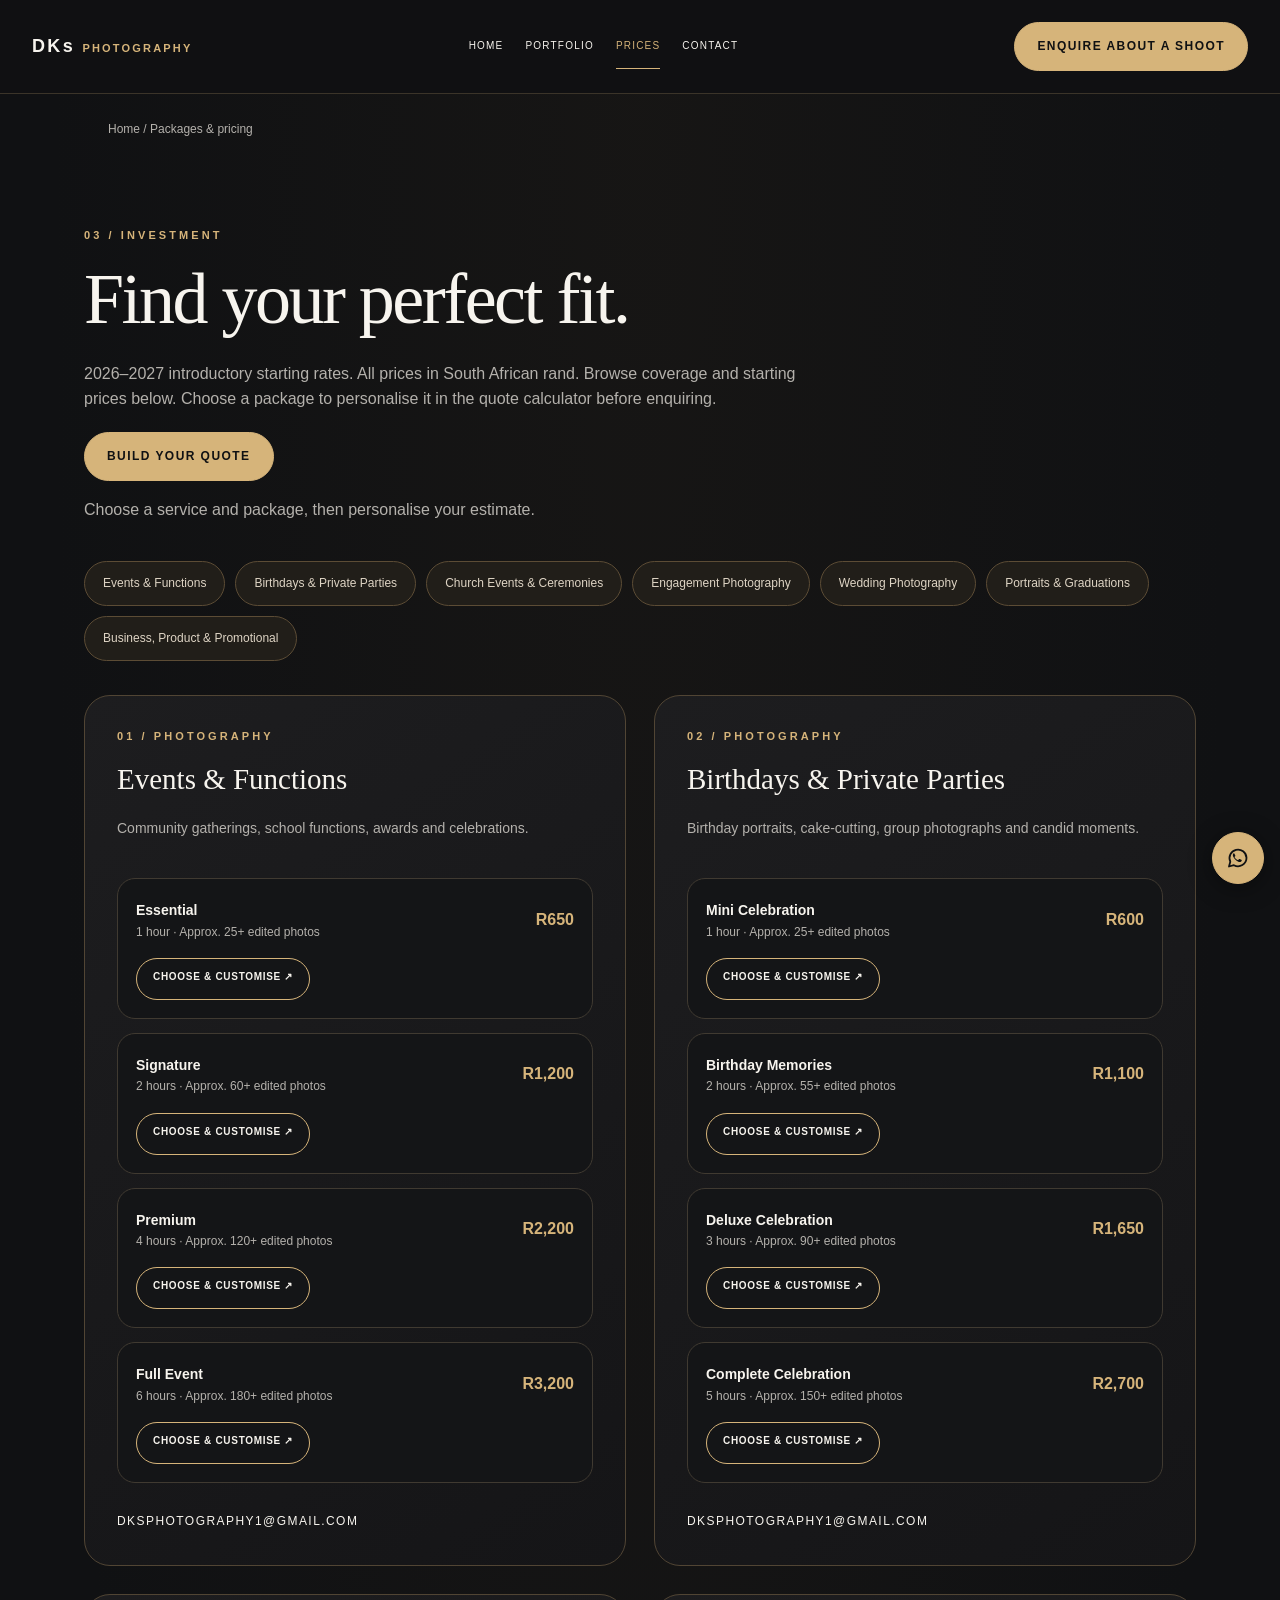
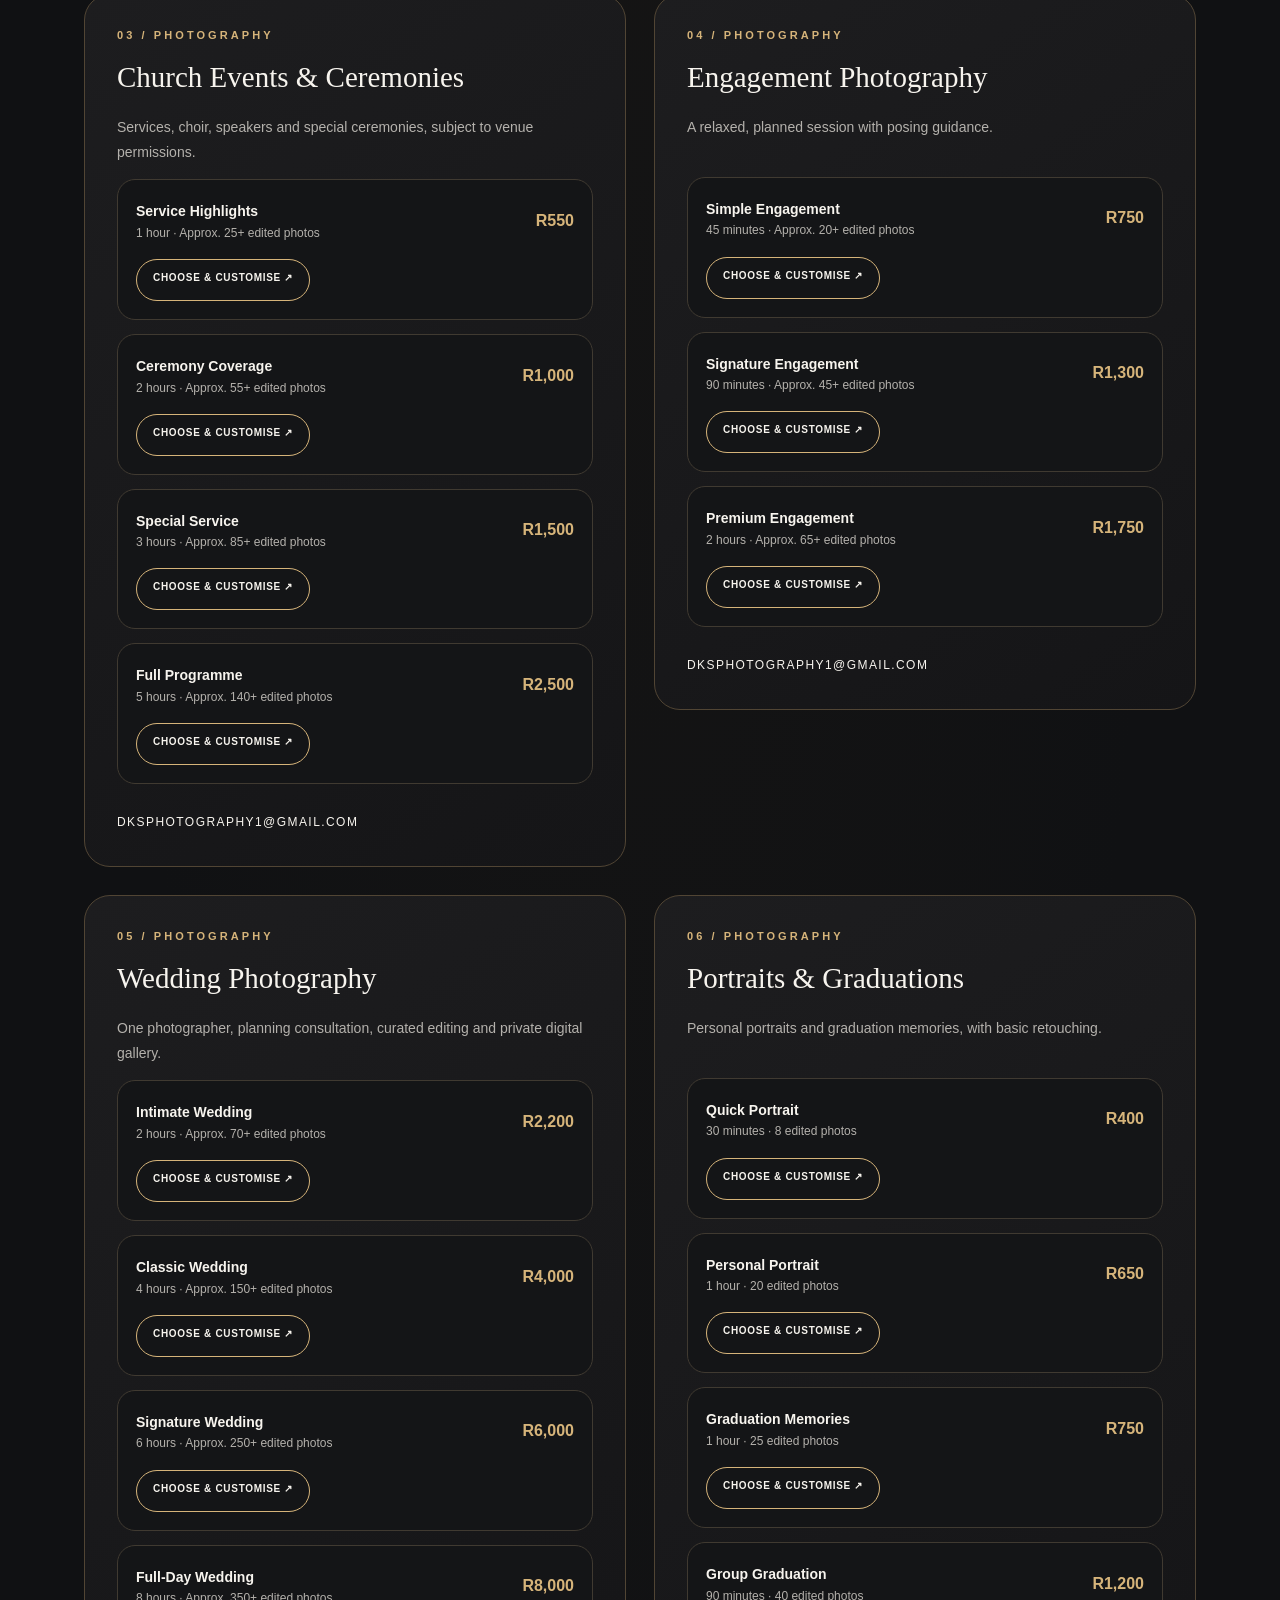
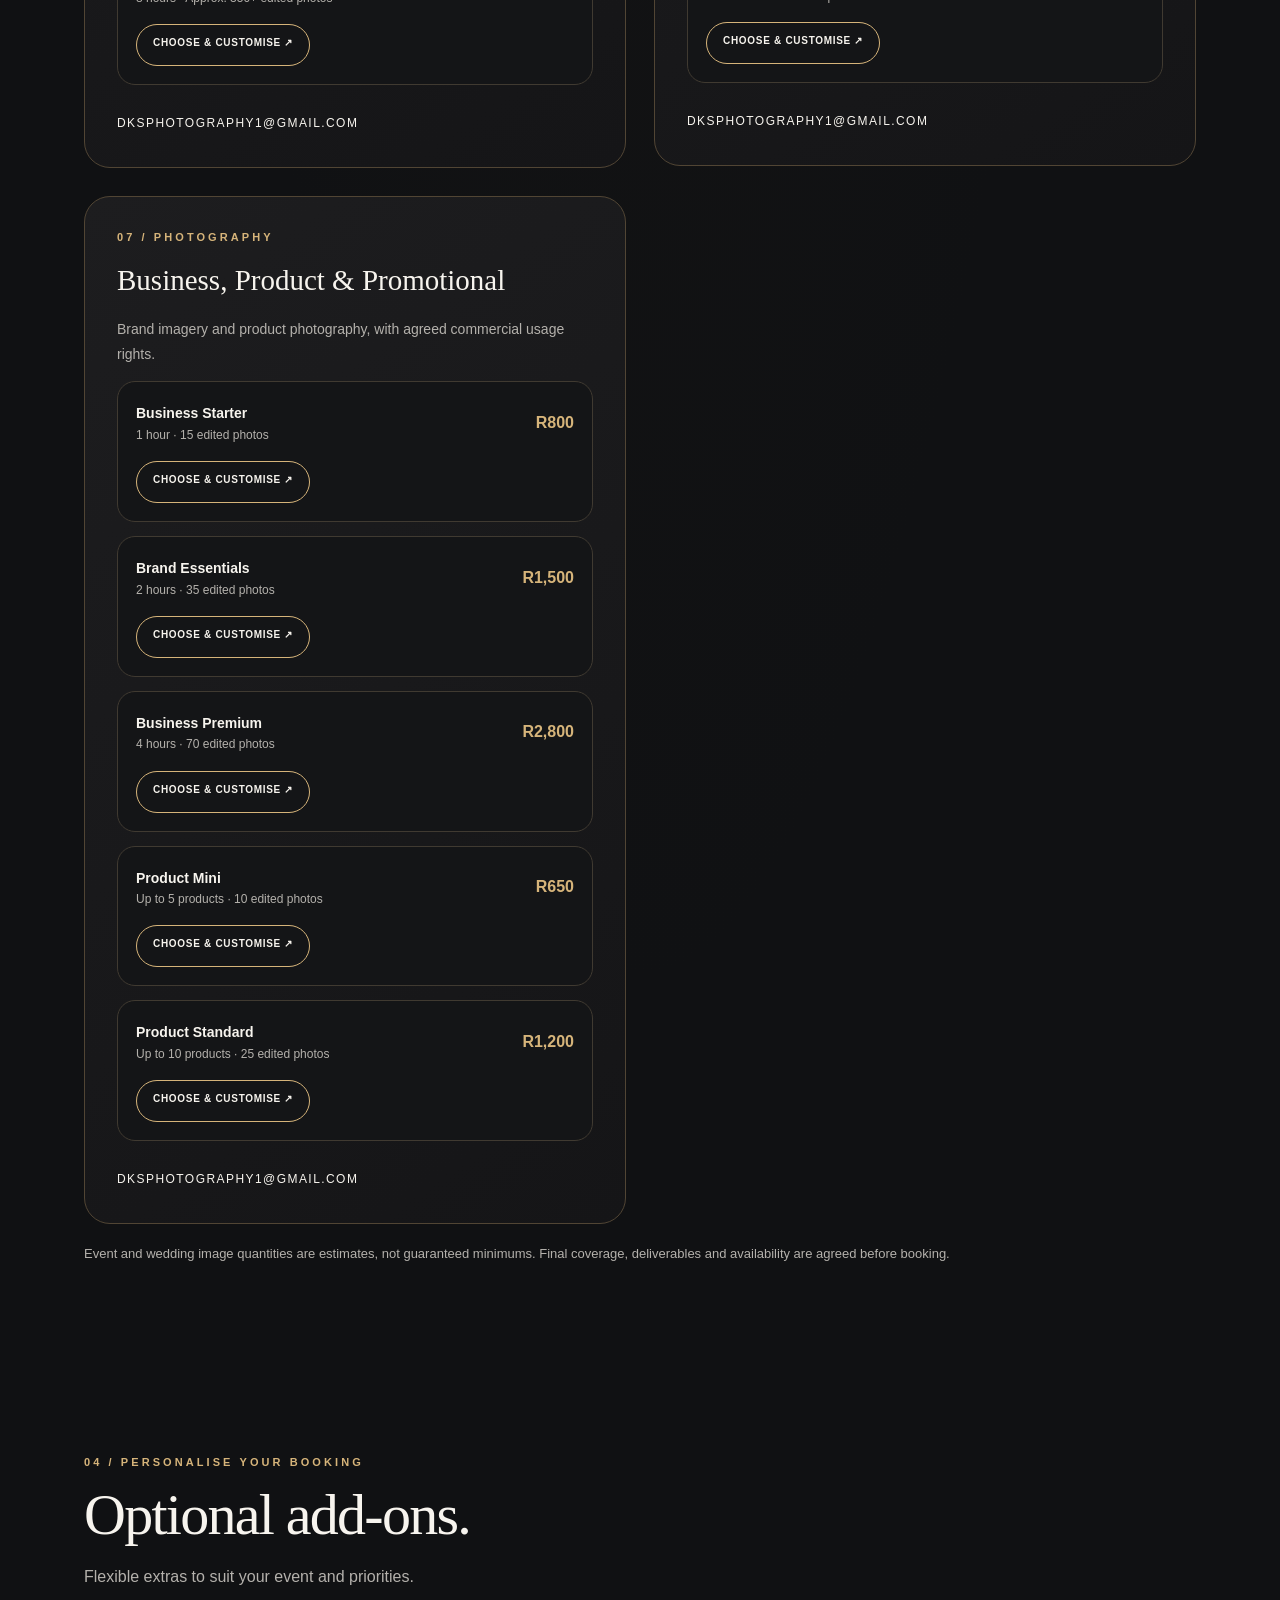
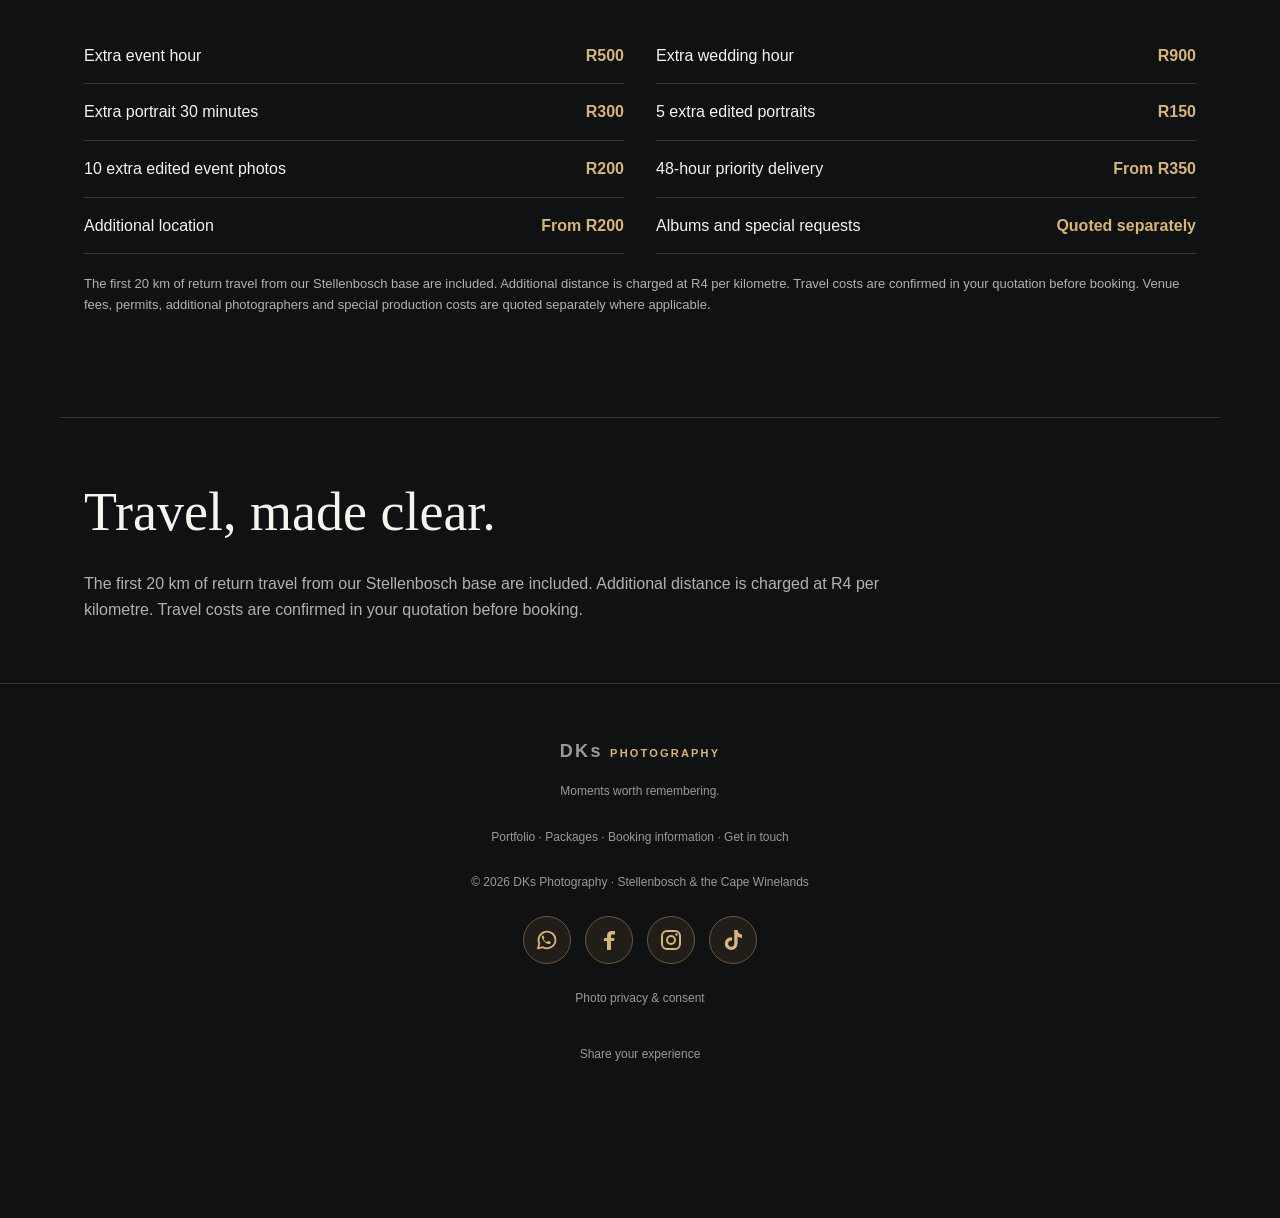
<file: packages.html>
<!DOCTYPE html>
<html lang="en-ZA"><head><meta charset="utf-8"><meta name="viewport" content="width=device-width,initial-scale=1"><meta name="theme-color" content="#101113"><meta name="description" content="DKs Photography packages — thoughtful event, wedding, portrait and brand photography in Stellenbosch and the Cape Winelands."><title>Packages | DKs Photography</title><link rel="icon" href="assets/favicon.svg" type="image/svg+xml"><link rel="stylesheet" href="assets/styles.css?v=20261112-usability"><script src="assets/config.js?v=20261106-privacy" defer></script><script src="assets/references.js?v=20261112-usability" defer></script><script src="assets/site.js?v=20261112-usability" defer></script><link rel="canonical" href="https://wdominick920-del.github.io/Dks-fotos/packages.html"><meta property="og:url" content="https://wdominick920-del.github.io/Dks-fotos/packages.html"><meta property="og:type" content="website"><meta property="og:title" content="Packages | DKs Photography"><meta property="og:description" content="DKs Photography packages — thoughtful event, wedding, portrait and brand photography in Stellenbosch and the Cape Winelands."><meta property="og:image" content="https://wdominick920-del.github.io/Dks-fotos/assets/photo-47668818cc10.jpg"></head><body><a class="skip-link" href="#main">Skip to content</a><header><div class="nav"><a class="logo" href="index.html" aria-label="DKs Photography home">DKs <span>PHOTOGRAPHY</span></a><button aria-label="Toggle main navigation" class="menu-toggle" aria-expanded="false" aria-controls="primary-nav">Menu <span aria-hidden="true">☰</span></button><nav id="primary-nav" aria-label="Main navigation"><a href="index.html">Home</a><a href="portfolio.html">Portfolio</a><a href="packages.html" aria-current="page">Prices</a><a href="contact.html">Contact</a></nav><a class="btn nav-cta" href="contact.html">Enquire about a shoot</a></div></header><main id="main"><section class="pricing-area" data-view="pricing" id="pricing"><div class="page-breadcrumb"><a href="index.html">Home</a><span> / </span>Packages &amp; pricing</div><div class="wrap"><div class="section-heading"><div class="eyebrow">03 / Investment</div><h1>Find your perfect fit.</h1><p>2026–2027 introductory starting rates. All prices in South African rand. Browse coverage and starting prices below. Choose a package to personalise it in the quote calculator before enquiring.</p><div class="prices-quote-link"><a class="btn" href="quote.html#calculator">Build your quote</a><p>Choose a service and package, then personalise your estimate.</p></div></div><div class="quicknav"><a href="packages.html#p0">Events &amp; Functions</a><a href="packages.html#p1">Birthdays &amp; Private Parties</a><a href="packages.html#p2">Church Events &amp; Ceremonies</a><a href="packages.html#p3">Engagement Photography</a><a href="packages.html#p4">Wedding Photography</a><a href="packages.html#p5">Portraits &amp; Graduations</a><a href="packages.html#p6">Business, Product &amp; Promotional</a></div><div class="pricing-grid catalogue-services"><article class="pricing-card" id="p0"><div class="section-no">01 / PHOTOGRAPHY</div><h3>Events &amp; Functions</h3><p>Community gatherings, school functions, awards and celebrations.</p><div class="catalogue-package"><div class="package"><div><strong>Essential</strong><small>1 hour · Approx. 25+ edited photos</small></div><span>R650</span></div><a class="btn outline" aria-label="Choose and customise Essential" href="quote.html?category=0&amp;packageIndex=0#calculator">Choose &amp; customise ↗</a></div><div class="catalogue-package"><div class="package"><div><strong>Signature</strong><small>2 hours · Approx. 60+ edited photos</small></div><span>R1,200</span></div><a class="btn outline" aria-label="Choose and customise Signature" href="quote.html?category=0&amp;packageIndex=1#calculator">Choose &amp; customise ↗</a></div><div class="catalogue-package"><div class="package"><div><strong>Premium</strong><small>4 hours · Approx. 120+ edited photos</small></div><span>R2,200</span></div><a class="btn outline" aria-label="Choose and customise Premium" href="quote.html?category=0&amp;packageIndex=2#calculator">Choose &amp; customise ↗</a></div><div class="catalogue-package"><div class="package"><div><strong>Full Event</strong><small>6 hours · Approx. 180+ edited photos</small></div><span>R3,200</span></div><a class="btn outline" aria-label="Choose and customise Full Event" href="quote.html?category=0&amp;packageIndex=3#calculator">Choose &amp; customise ↗</a></div><a class="email-link mini-cta" href="mailto:dksphotography1@gmail.com" rel="noopener noreferrer" aria-label="Email DKs Photography: dksphotography1@gmail.com">dksphotography1@gmail.com</a></article><article class="pricing-card" id="p1"><div class="section-no">02 / PHOTOGRAPHY</div><h3>Birthdays &amp; Private Parties</h3><p>Birthday portraits, cake-cutting, group photographs and candid moments.</p><div class="catalogue-package"><div class="package"><div><strong>Mini Celebration</strong><small>1 hour · Approx. 25+ edited photos</small></div><span>R600</span></div><a class="btn outline" aria-label="Choose and customise Mini Celebration" href="quote.html?category=1&amp;packageIndex=0#calculator">Choose &amp; customise ↗</a></div><div class="catalogue-package"><div class="package"><div><strong>Birthday Memories</strong><small>2 hours · Approx. 55+ edited photos</small></div><span>R1,100</span></div><a class="btn outline" aria-label="Choose and customise Birthday Memories" href="quote.html?category=1&amp;packageIndex=1#calculator">Choose &amp; customise ↗</a></div><div class="catalogue-package"><div class="package"><div><strong>Deluxe Celebration</strong><small>3 hours · Approx. 90+ edited photos</small></div><span>R1,650</span></div><a class="btn outline" aria-label="Choose and customise Deluxe Celebration" href="quote.html?category=1&amp;packageIndex=2#calculator">Choose &amp; customise ↗</a></div><div class="catalogue-package"><div class="package"><div><strong>Complete Celebration</strong><small>5 hours · Approx. 150+ edited photos</small></div><span>R2,700</span></div><a class="btn outline" aria-label="Choose and customise Complete Celebration" href="quote.html?category=1&amp;packageIndex=3#calculator">Choose &amp; customise ↗</a></div><a class="email-link mini-cta" href="mailto:dksphotography1@gmail.com" rel="noopener noreferrer" aria-label="Email DKs Photography: dksphotography1@gmail.com">dksphotography1@gmail.com</a></article><article class="pricing-card" id="p2"><div class="section-no">03 / PHOTOGRAPHY</div><h3>Church Events &amp; Ceremonies</h3><p>Services, choir, speakers and special ceremonies, subject to venue permissions.</p><div class="catalogue-package"><div class="package"><div><strong>Service Highlights</strong><small>1 hour · Approx. 25+ edited photos</small></div><span>R550</span></div><a class="btn outline" aria-label="Choose and customise Service Highlights" href="quote.html?category=2&amp;packageIndex=0#calculator">Choose &amp; customise ↗</a></div><div class="catalogue-package"><div class="package"><div><strong>Ceremony Coverage</strong><small>2 hours · Approx. 55+ edited photos</small></div><span>R1,000</span></div><a class="btn outline" aria-label="Choose and customise Ceremony Coverage" href="quote.html?category=2&amp;packageIndex=1#calculator">Choose &amp; customise ↗</a></div><div class="catalogue-package"><div class="package"><div><strong>Special Service</strong><small>3 hours · Approx. 85+ edited photos</small></div><span>R1,500</span></div><a class="btn outline" aria-label="Choose and customise Special Service" href="quote.html?category=2&amp;packageIndex=2#calculator">Choose &amp; customise ↗</a></div><div class="catalogue-package"><div class="package"><div><strong>Full Programme</strong><small>5 hours · Approx. 140+ edited photos</small></div><span>R2,500</span></div><a class="btn outline" aria-label="Choose and customise Full Programme" href="quote.html?category=2&amp;packageIndex=3#calculator">Choose &amp; customise ↗</a></div><a class="email-link mini-cta" href="mailto:dksphotography1@gmail.com" rel="noopener noreferrer" aria-label="Email DKs Photography: dksphotography1@gmail.com">dksphotography1@gmail.com</a></article><article class="pricing-card" id="p3"><div class="section-no">04 / PHOTOGRAPHY</div><h3>Engagement Photography</h3><p>A relaxed, planned session with posing guidance.</p><div class="catalogue-package"><div class="package"><div><strong>Simple Engagement</strong><small>45 minutes · Approx. 20+ edited photos</small></div><span>R750</span></div><a class="btn outline" aria-label="Choose and customise Simple Engagement" href="quote.html?category=3&amp;packageIndex=0#calculator">Choose &amp; customise ↗</a></div><div class="catalogue-package"><div class="package"><div><strong>Signature Engagement</strong><small>90 minutes · Approx. 45+ edited photos</small></div><span>R1,300</span></div><a class="btn outline" aria-label="Choose and customise Signature Engagement" href="quote.html?category=3&amp;packageIndex=1#calculator">Choose &amp; customise ↗</a></div><div class="catalogue-package"><div class="package"><div><strong>Premium Engagement</strong><small>2 hours · Approx. 65+ edited photos</small></div><span>R1,750</span></div><a class="btn outline" aria-label="Choose and customise Premium Engagement" href="quote.html?category=3&amp;packageIndex=2#calculator">Choose &amp; customise ↗</a></div><a class="email-link mini-cta" href="mailto:dksphotography1@gmail.com" rel="noopener noreferrer" aria-label="Email DKs Photography: dksphotography1@gmail.com">dksphotography1@gmail.com</a></article><article class="pricing-card" id="p4"><div class="section-no">05 / PHOTOGRAPHY</div><h3>Wedding Photography</h3><p>One photographer, planning consultation, curated editing and private digital gallery.</p><div class="catalogue-package"><div class="package"><div><strong>Intimate Wedding</strong><small>2 hours · Approx. 70+ edited photos</small></div><span>R2,200</span></div><a class="btn outline" aria-label="Choose and customise Intimate Wedding" href="quote.html?category=4&amp;packageIndex=0#calculator">Choose &amp; customise ↗</a></div><div class="catalogue-package"><div class="package"><div><strong>Classic Wedding</strong><small>4 hours · Approx. 150+ edited photos</small></div><span>R4,000</span></div><a class="btn outline" aria-label="Choose and customise Classic Wedding" href="quote.html?category=4&amp;packageIndex=1#calculator">Choose &amp; customise ↗</a></div><div class="catalogue-package"><div class="package"><div><strong>Signature Wedding</strong><small>6 hours · Approx. 250+ edited photos</small></div><span>R6,000</span></div><a class="btn outline" aria-label="Choose and customise Signature Wedding" href="quote.html?category=4&amp;packageIndex=2#calculator">Choose &amp; customise ↗</a></div><div class="catalogue-package"><div class="package"><div><strong>Full-Day Wedding</strong><small>8 hours · Approx. 350+ edited photos</small></div><span>R8,000</span></div><a class="btn outline" aria-label="Choose and customise Full-Day Wedding" href="quote.html?category=4&amp;packageIndex=3#calculator">Choose &amp; customise ↗</a></div><a class="email-link mini-cta" href="mailto:dksphotography1@gmail.com" rel="noopener noreferrer" aria-label="Email DKs Photography: dksphotography1@gmail.com">dksphotography1@gmail.com</a></article><article class="pricing-card" id="p5"><div class="section-no">06 / PHOTOGRAPHY</div><h3>Portraits &amp; Graduations</h3><p>Personal portraits and graduation memories, with basic retouching.</p><div class="catalogue-package"><div class="package"><div><strong>Quick Portrait</strong><small>30 minutes · 8 edited photos</small></div><span>R400</span></div><a class="btn outline" aria-label="Choose and customise Quick Portrait" href="quote.html?category=5&amp;packageIndex=0#calculator">Choose &amp; customise ↗</a></div><div class="catalogue-package"><div class="package"><div><strong>Personal Portrait</strong><small>1 hour · 20 edited photos</small></div><span>R650</span></div><a class="btn outline" aria-label="Choose and customise Personal Portrait" href="quote.html?category=5&amp;packageIndex=1#calculator">Choose &amp; customise ↗</a></div><div class="catalogue-package"><div class="package"><div><strong>Graduation Memories</strong><small>1 hour · 25 edited photos</small></div><span>R750</span></div><a class="btn outline" aria-label="Choose and customise Graduation Memories" href="quote.html?category=5&amp;packageIndex=2#calculator">Choose &amp; customise ↗</a></div><div class="catalogue-package"><div class="package"><div><strong>Group Graduation</strong><small>90 minutes · 40 edited photos</small></div><span>R1,200</span></div><a class="btn outline" aria-label="Choose and customise Group Graduation" href="quote.html?category=5&amp;packageIndex=3#calculator">Choose &amp; customise ↗</a></div><a class="email-link mini-cta" href="mailto:dksphotography1@gmail.com" rel="noopener noreferrer" aria-label="Email DKs Photography: dksphotography1@gmail.com">dksphotography1@gmail.com</a></article><article class="pricing-card" id="p6"><div class="section-no">07 / PHOTOGRAPHY</div><h3>Business, Product &amp; Promotional</h3><p>Brand imagery and product photography, with agreed commercial usage rights.</p><div class="catalogue-package"><div class="package"><div><strong>Business Starter</strong><small>1 hour · 15 edited photos</small></div><span>R800</span></div><a class="btn outline" aria-label="Choose and customise Business Starter" href="quote.html?category=6&amp;packageIndex=0#calculator">Choose &amp; customise ↗</a></div><div class="catalogue-package"><div class="package"><div><strong>Brand Essentials</strong><small>2 hours · 35 edited photos</small></div><span>R1,500</span></div><a class="btn outline" aria-label="Choose and customise Brand Essentials" href="quote.html?category=6&amp;packageIndex=1#calculator">Choose &amp; customise ↗</a></div><div class="catalogue-package"><div class="package"><div><strong>Business Premium</strong><small>4 hours · 70 edited photos</small></div><span>R2,800</span></div><a class="btn outline" aria-label="Choose and customise Business Premium" href="quote.html?category=6&amp;packageIndex=2#calculator">Choose &amp; customise ↗</a></div><div class="catalogue-package"><div class="package"><div><strong>Product Mini</strong><small>Up to 5 products · 10 edited photos</small></div><span>R650</span></div><a class="btn outline" aria-label="Choose and customise Product Mini" href="quote.html?category=6&amp;packageIndex=3#calculator">Choose &amp; customise ↗</a></div><div class="catalogue-package"><div class="package"><div><strong>Product Standard</strong><small>Up to 10 products · 25 edited photos</small></div><span>R1,200</span></div><a class="btn outline" aria-label="Choose and customise Product Standard" href="quote.html?category=6&amp;packageIndex=4#calculator">Choose &amp; customise ↗</a></div><a class="email-link mini-cta" href="mailto:dksphotography1@gmail.com" rel="noopener noreferrer" aria-label="Email DKs Photography: dksphotography1@gmail.com">dksphotography1@gmail.com</a></article></div><p class="note">Event and wedding image quantities are estimates, not guaranteed minimums. Final coverage, deliverables and availability are agreed before booking.</p></div></section><section class="wrap" data-view="pricing" id="extras"><div class="section-heading"><div class="eyebrow">04 / Personalise your booking</div><h2>Optional add-ons.</h2><p>Flexible extras to suit your event and priorities.</p></div><div class="addon-grid"><div class="addon"><span>Extra event hour</span><b>R500</b></div><div class="addon"><span>Extra wedding hour</span><b>R900</b></div><div class="addon"><span>Extra portrait 30 minutes</span><b>R300</b></div><div class="addon"><span>5 extra edited portraits</span><b>R150</b></div><div class="addon"><span>10 extra edited event photos</span><b>R200</b></div><div class="addon"><span>48-hour priority delivery</span><b>From R350</b></div><div class="addon"><span>Additional location</span><b>From R200</b></div><div class="addon"><span>Albums and special requests</span><b>Quoted separately</b></div></div><p class="note">The first 20 km of return travel from our Stellenbosch base are included. Additional distance is charged at R4 per kilometre. Travel costs are confirmed in your quotation before booking. Venue fees, permits, additional photographers and special production costs are quoted separately where applicable.</p></section><section class="wrap travel-policy"><h2>Travel, made clear.</h2><p data-travel-policy>The first 20 km of return travel from our Stellenbosch base are included. Additional distance is charged at R4 per kilometre. Travel costs are confirmed in your quotation before booking.</p></section></main><footer><a class="logo" href="index.html">DKs <span>PHOTOGRAPHY</span></a><p>Moments worth remembering.</p><div><a href="portfolio.html">Portfolio</a> · <a href="packages.html">Packages</a> · <a href="booking.html">Booking information</a> · <a href="contact.html">Get in touch</a></div><p>© 2026 DKs Photography · Stellenbosch &amp; the Cape Winelands</p><div class="social-links"><a href="https://wa.me/27711833906" target="_blank" rel="noopener noreferrer" aria-label="WhatsApp DKs Photography: 071 183 3906" title="WhatsApp DKs Photography: 071 183 3906" class="social-icon-link"><svg class="social-logo" viewbox="0 0 24 24" width="24" height="24" aria-hidden="true" focusable="false"><path d="M20.5 11.7a8.5 8.5 0 0 1-12.6 7.5L3 20.5l1.3-4.8a8.5 8.5 0 1 1 16.2-4z" fill="none" stroke="currentColor" stroke-width="1.8" stroke-linejoin="round"></path><path d="M8.3 7.5c-.4-.2-.7-.2-1 .2-.8.9-.5 2.3.4 3.7 1 1.7 2.4 3.1 4.2 4 .9.5 2 .8 2.7.5.7-.3 1.2-1.1 1.2-1.6 0-.2-.2-.3-.5-.5l-1.7-.8c-.3-.1-.5-.1-.7.2l-.7.8c-.2.2-.4.1-.6 0-1.2-.6-2.2-1.4-2.9-2.6-.2-.3-.2-.4 0-.6l.5-.6c.2-.2.2-.5.1-.7z" fill="currentColor"></path></svg></a><a href="https://www.facebook.com/profile.php?id=61596305489617" target="_blank" rel="noopener noreferrer" aria-label="DKs Photography on Facebook" title="DKs Photography on Facebook" class="social-icon-link"><svg class="social-logo" viewbox="0 0 24 24" width="24" height="24" aria-hidden="true" focusable="false"><path fill="currentColor" d="M14 22v-9h3l.5-3H14V8c0-.9.3-1.5 1.6-1.5H18V3.2c-.4-.1-1.8-.2-3-.2-3 0-5 1.8-5 5v2H7v3h3v9z"></path></svg></a><a href="https://www.instagram.com/dks._.photography/" target="_blank" rel="noopener noreferrer" aria-label="DKs Photography on Instagram" title="DKs Photography on Instagram" class="social-icon-link"><svg class="social-logo" viewbox="0 0 24 24" width="24" height="24" aria-hidden="true" focusable="false"><rect x="3" y="3" width="18" height="18" rx="5" fill="none" stroke="currentColor" stroke-width="2"></rect><circle cx="12" cy="12" r="4" fill="none" stroke="currentColor" stroke-width="2"></circle><circle cx="17.5" cy="6.5" r="1.2" fill="currentColor"></circle></svg></a><a href="https://www.tiktok.com/@dks.photography8" target="_blank" rel="noopener noreferrer" aria-label="DKs Photography on TikTok: @dks.photography8" title="DKs Photography on TikTok: @dks.photography8" class="social-icon-link"><svg class="social-logo" viewbox="0 0 24 24" width="24" height="24" aria-hidden="true" focusable="false"><path fill="currentColor" d="M16.6 2c.2 2.4 1.5 4.3 4.4 4.5v3.4c-1.7 0-3.2-.5-4.4-1.4v7.1a6.4 6.4 0 1 1-5.5-6.3v3.5a3 3 0 1 0 2.1 2.8V2z"></path></svg></a></div><p><a href="privacy.html">Photo privacy &amp; consent</a></p><p><a href="review.html">Share your experience</a></p></footer><a class="social-icon-link floating-whatsapp" href="https://wa.me/27711833906?text=Hello%20DKs%20Photography%2C%20I%20would%20like%20to%20enquire%20about%20a%20shoot." target="_blank" rel="noopener noreferrer" aria-label="Prepare an enquiry in WhatsApp" title="Prepare an enquiry in WhatsApp"><svg class="social-logo" viewbox="0 0 24 24" width="24" height="24" aria-hidden="true" focusable="false"><path d="M20.5 11.7a8.5 8.5 0 0 1-12.6 7.5L3 20.5l1.3-4.8a8.5 8.5 0 1 1 16.2-4z" fill="none" stroke="currentColor" stroke-width="1.8" stroke-linejoin="round"></path><path d="M8.3 7.5c-.4-.2-.7-.2-1 .2-.8.9-.5 2.3.4 3.7 1 1.7 2.4 3.1 4.2 4 .9.5 2 .8 2.7.5.7-.3 1.2-1.1 1.2-1.6 0-.2-.2-.3-.5-.5l-1.7-.8c-.3-.1-.5-.1-.7.2l-.7.8c-.2.2-.4.1-.6 0-1.2-.6-2.2-1.4-2.9-2.6-.2-.3-.2-.4 0-.6l.5-.6c.2-.2.2-.5.1-.7z" fill="currentColor"></path></svg></a></body></html>
</file>
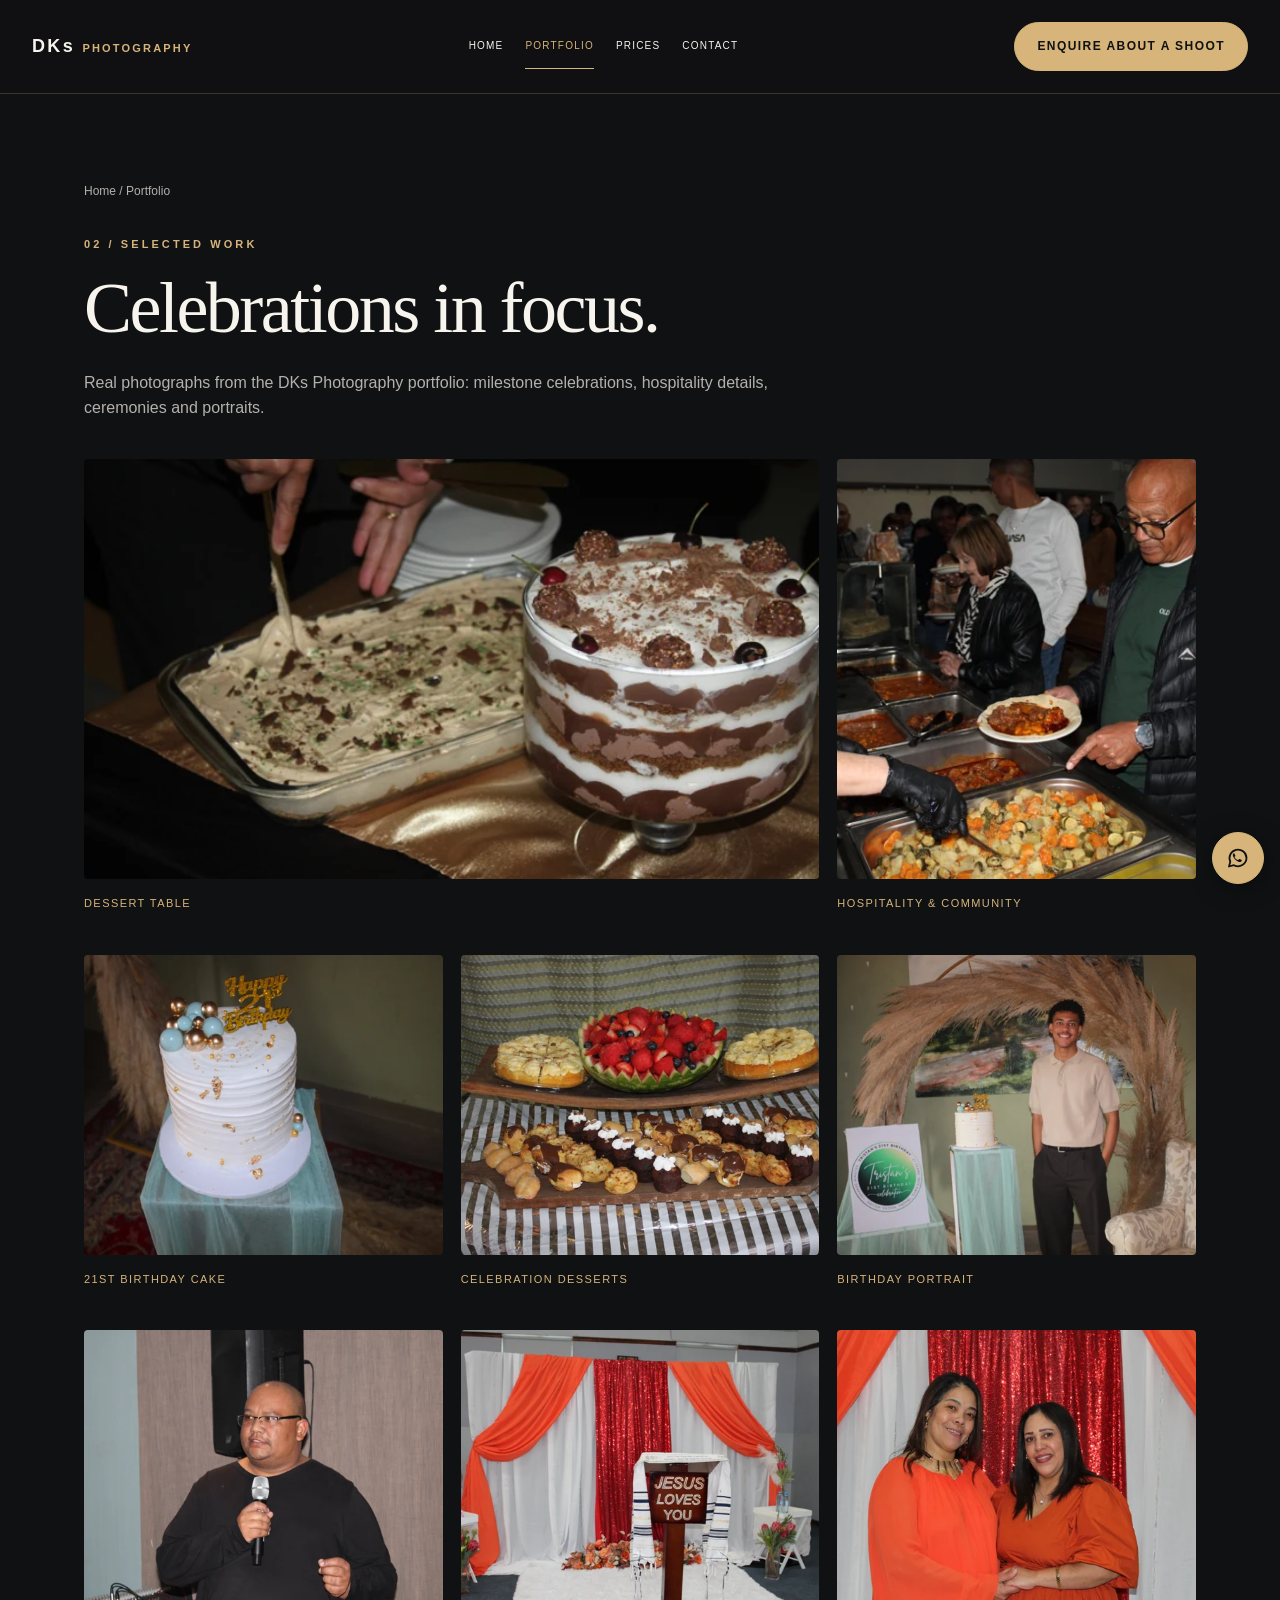
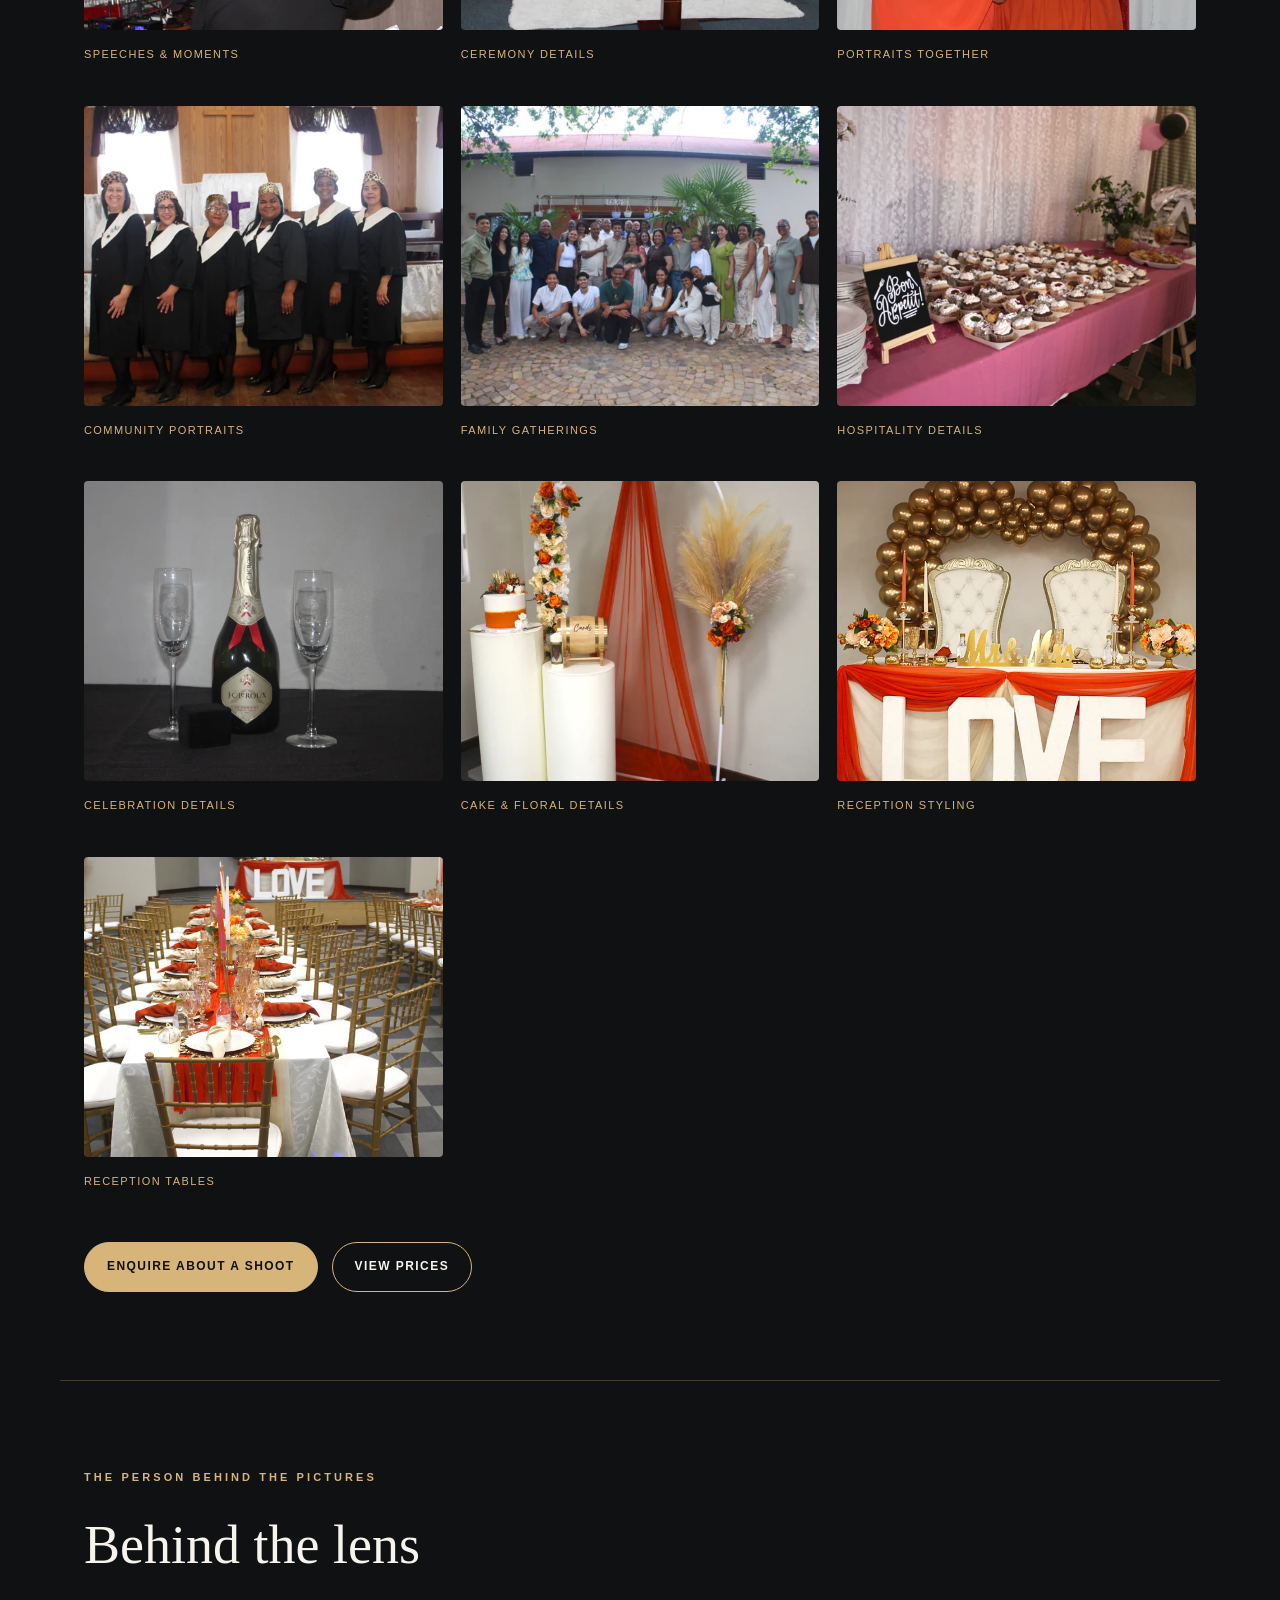
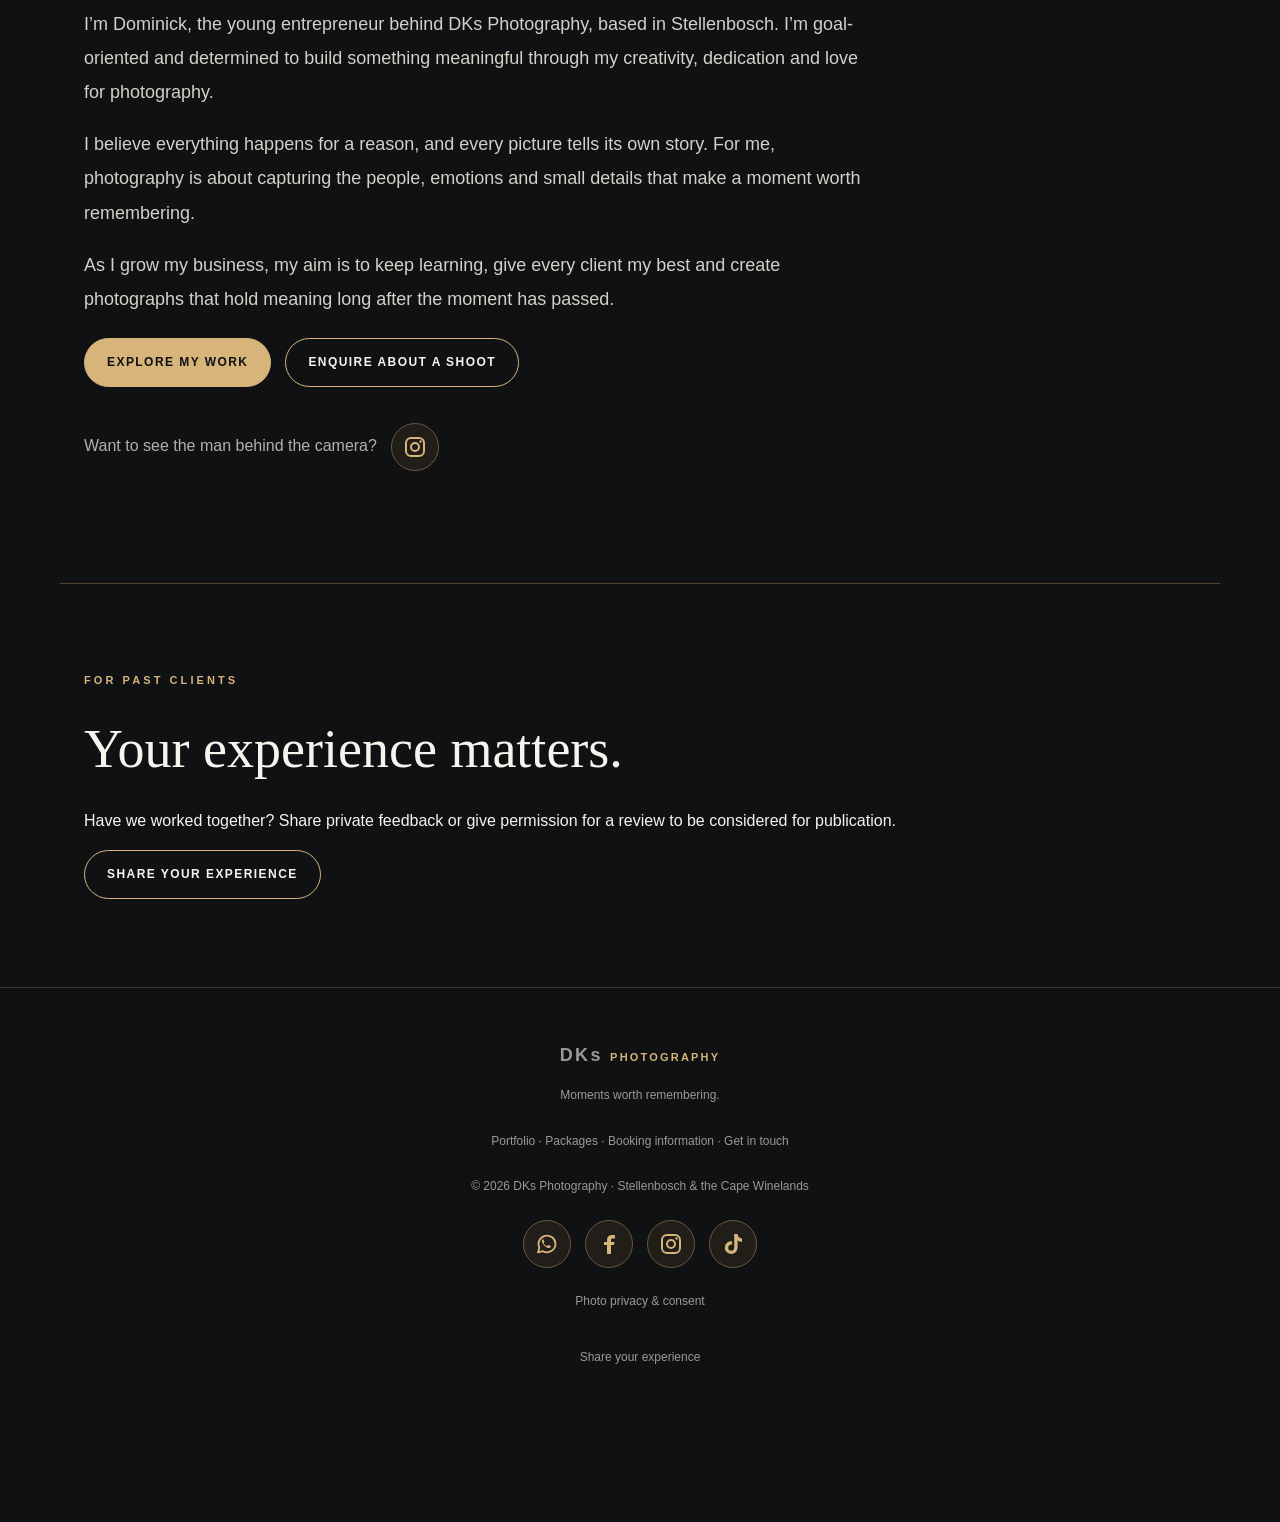
<file: portfolio.html>
<!DOCTYPE html>
<html lang="en-ZA"><head><meta charset="utf-8"><meta name="viewport" content="width=device-width,initial-scale=1"><meta name="theme-color" content="#101113"><meta name="description" content="DKs Photography portfolio — thoughtful event, wedding, portrait and brand photography in Stellenbosch and the Cape Winelands."><title>Portfolio | DKs Photography</title><link rel="icon" href="assets/favicon.svg" type="image/svg+xml"><link rel="stylesheet" href="assets/styles.css?v=20261112-usability"><script src="assets/config.js?v=20261106-privacy" defer></script><script src="assets/references.js?v=20261112-usability" defer></script><script src="assets/site.js?v=20261112-usability" defer></script><link rel="canonical" href="https://wdominick920-del.github.io/Dks-fotos/portfolio.html"><meta property="og:url" content="https://wdominick920-del.github.io/Dks-fotos/portfolio.html"><meta property="og:type" content="website"><meta property="og:title" content="Portfolio | DKs Photography"><meta property="og:description" content="DKs Photography portfolio — thoughtful event, wedding, portrait and brand photography in Stellenbosch and the Cape Winelands."><meta property="og:image" content="https://wdominick920-del.github.io/Dks-fotos/assets/photo-47668818cc10.jpg"></head><body><a class="skip-link" href="#main">Skip to content</a><header><div class="nav"><a class="logo" href="index.html" aria-label="DKs Photography home">DKs <span>PHOTOGRAPHY</span></a><button aria-label="Toggle main navigation" class="menu-toggle" aria-expanded="false" aria-controls="primary-nav">Menu <span aria-hidden="true">☰</span></button><nav id="primary-nav" aria-label="Main navigation"><a href="index.html">Home</a><a href="portfolio.html" aria-current="page">Portfolio</a><a href="packages.html">Prices</a><a href="contact.html">Contact</a></nav><a class="btn nav-cta" href="contact.html">Enquire about a shoot</a></div></header><main id="main"><section class="wrap" data-view="portfolio" id="portfolio"><div class="page-breadcrumb"><a href="index.html">Home</a><span> / </span>Portfolio</div><div class="section-heading"><div class="eyebrow">02 / Selected work</div><h1>Celebrations in focus.</h1><p>Real photographs from the DKs Photography portfolio: milestone celebrations, hospitality details, ceremonies and portraits.</p></div><div class="photo-grid"><figure class="photo photo-0"><img srcset="assets/photo-7fd938675425-640.webp 640w, assets/photo-7fd938675425-1280.webp 1280w" sizes="(max-width: 650px) 100vw, 50vw" width="2048" height="1365" decoding="async" alt="Dessert table at a celebration" loading="lazy" src="assets/photo-7fd938675425.jpg"><figcaption>Dessert table</figcaption></figure><figure class="photo photo-1"><img srcset="assets/photo-883bf5cc299d-640.webp 640w, assets/photo-883bf5cc299d-1280.webp 1280w" sizes="(max-width: 650px) 100vw, 50vw" width="2048" height="1365" decoding="async" alt="Guests enjoying the event buffet" loading="lazy" src="assets/photo-883bf5cc299d.jpg"><figcaption>Hospitality &amp; community</figcaption></figure><figure class="photo photo-2"><img srcset="assets/photo-1a4375bd364d-640.webp 640w, assets/photo-1a4375bd364d-1280.webp 1280w" sizes="(max-width: 650px) 100vw, 50vw" width="1600" height="1066" decoding="async" alt="Elegant 21st birthday cake" loading="lazy" src="assets/photo-1a4375bd364d.jpg"><figcaption>21st birthday cake</figcaption></figure><figure class="photo photo-3"><img srcset="assets/photo-ce48fa26b6d4-640.webp 640w, assets/photo-ce48fa26b6d4-1280.webp 1280w" sizes="(max-width: 650px) 100vw, 50vw" width="1600" height="1066" decoding="async" alt="Beautifully arranged celebration desserts" loading="lazy" src="assets/photo-ce48fa26b6d4.jpg"><figcaption>Celebration desserts</figcaption></figure><figure class="photo photo-4"><img srcset="assets/photo-6b213ba9837d-640.webp 640w, assets/photo-6b213ba9837d-1280.webp 1280w" sizes="(max-width: 650px) 100vw, 50vw" width="1600" height="1066" decoding="async" alt="Birthday portrait beside decorated cake" loading="lazy" src="assets/photo-6b213ba9837d.jpg"><figcaption>Birthday portrait</figcaption></figure><figure class="photo"><img src="assets/event-speaker.jpg" srcset="assets/event-speaker-640.webp 640w, assets/event-speaker-1280.webp 1280w" sizes="(max-width: 650px) 100vw, 33vw" data-full="assets/event-speaker-1920.webp" width="6000" height="4000" loading="lazy" decoding="async" alt="Speaker holding a microphone at an indoor event"><figcaption>Speeches &amp; moments</figcaption></figure><figure class="photo"><img src="assets/church-venue.jpg" srcset="assets/church-venue-640.webp 640w, assets/church-venue-1280.webp 1280w" sizes="(max-width: 650px) 100vw, 33vw" data-full="assets/church-venue-1920.webp" width="6000" height="4000" loading="lazy" decoding="async" alt="Church lectern surrounded by orange and white draping and flowers"><figcaption>Ceremony details</figcaption></figure><figure class="photo"><img src="assets/event-pair-portrait.jpg" srcset="assets/event-pair-portrait-640.webp 640w, assets/event-pair-portrait-1280.webp 1280w" sizes="(max-width: 650px) 100vw, 33vw" data-full="assets/event-pair-portrait-1920.webp" width="6000" height="4000" loading="lazy" decoding="async" alt="Two guests in orange outfits posing against a red backdrop"><figcaption>Portraits together</figcaption></figure><figure class="photo"><img src="assets/church-group.jpg" srcset="assets/church-group-640.webp 640w, assets/church-group-1280.webp 1280w" sizes="(max-width: 650px) 100vw, 33vw" data-full="assets/church-group-1920.webp" width="2352" height="1568" loading="lazy" decoding="async" alt="Six guests posing together inside a church"><figcaption>Community portraits</figcaption></figure><figure class="photo"><img src="assets/family-gathering.jpg" srcset="assets/family-gathering-640.webp 640w, assets/family-gathering-1280.webp 1280w" sizes="(max-width: 650px) 100vw, 33vw" data-full="assets/family-gathering-1920.webp" width="1600" height="1066" loading="lazy" decoding="async" alt="A large group gathered for an outdoor portrait"><figcaption>Family gatherings</figcaption></figure><figure class="photo"><img src="assets/celebration-dessert-table.jpg" srcset="assets/celebration-dessert-table-640.webp 640w, assets/celebration-dessert-table-1280.webp 1280w" sizes="(max-width: 650px) 100vw, 33vw" data-full="assets/celebration-dessert-table-1920.webp" width="1600" height="1066" loading="lazy" decoding="async" alt="Desserts laid out on a pink table with a Bon Appétit sign"><figcaption>Hospitality details</figcaption></figure><figure class="photo"><img src="assets/celebration-toast.jpg" srcset="assets/celebration-toast-640.webp 640w, assets/celebration-toast-1280.webp 1280w" sizes="(max-width: 650px) 100vw, 33vw" data-full="assets/celebration-toast-1920.webp" width="3896" height="3168" loading="lazy" decoding="async" alt="Sparkling wine bottle between two glasses on a dark table"><figcaption>Celebration details</figcaption></figure><figure class="photo"><img src="assets/wedding-cake-display.jpg" srcset="assets/wedding-cake-display-640.webp 640w, assets/wedding-cake-display-1280.webp 1280w" sizes="(max-width: 650px) 100vw, 33vw" data-full="assets/wedding-cake-display-1920.webp" width="2796" height="3495" loading="lazy" decoding="async" alt="Wedding cake and cards display beside an orange-draped floral arch"><figcaption>Cake &amp; floral details</figcaption></figure><figure class="photo"><img src="assets/wedding-sweetheart-table.jpg" srcset="assets/wedding-sweetheart-table-640.webp 640w, assets/wedding-sweetheart-table-1280.webp 1280w" sizes="(max-width: 650px) 100vw, 33vw" data-full="assets/wedding-sweetheart-table-1920.webp" width="2532" height="2669" loading="lazy" decoding="async" alt="White ornate chairs and gold balloons behind an orange-draped sweetheart table with LOVE letters"><figcaption>Reception styling</figcaption></figure><figure class="photo"><img src="assets/wedding-reception-tables.jpg" srcset="assets/wedding-reception-tables-640.webp 640w, assets/wedding-reception-tables-1280.webp 1280w" sizes="(max-width: 650px) 100vw, 33vw" data-full="assets/wedding-reception-tables-1920.webp" width="2533" height="3166" loading="lazy" decoding="async" alt="Wedding reception tables set with orange and white napkins and gold chairs"><figcaption>Reception tables</figcaption></figure></div><div class="action-row"><a class="btn" href="contact.html">Enquire about a shoot</a><a class="btn outline" href="packages.html">View prices</a></div></section><section class="wrap behind-lens" aria-labelledby="behind-title"><div class="eyebrow">THE PERSON BEHIND THE PICTURES</div><h2 id="behind-title">Behind the lens</h2><div class="intro-copy"><p>I’m Dominick, the young entrepreneur behind DKs Photography, based in Stellenbosch. I’m goal-oriented and determined to build something meaningful through my creativity, dedication and love for photography.</p><p>I believe everything happens for a reason, and every picture tells its own story. For me, photography is about capturing the people, emotions and small details that make a moment worth remembering.</p><p>As I grow my business, my aim is to keep learning, give every client my best and create photographs that hold meaning long after the moment has passed.</p></div><div class="action-row"><a class="btn" href="#portfolio">Explore my work</a><a class="btn outline" href="contact.html">Enquire about a shoot</a></div><p class="personal-instagram">Want to see the man behind the camera? <a href="https://www.instagram.com/dominick.w09/" target="_blank" rel="noopener noreferrer" aria-label="Personal Instagram: @dominick.w09 (opens in a new tab)" title="Personal Instagram: @dominick.w09 (opens in a new tab)" class="social-icon-link"><svg class="social-logo" viewbox="0 0 24 24" width="24" height="24" aria-hidden="true" focusable="false"><rect x="3" y="3" width="18" height="18" rx="5" fill="none" stroke="currentColor" stroke-width="2"></rect><circle cx="12" cy="12" r="4" fill="none" stroke="currentColor" stroke-width="2"></circle><circle cx="17.5" cy="6.5" r="1.2" fill="currentColor"></circle></svg></a></p></section><section class="wrap review-invite"><div class="eyebrow">FOR PAST CLIENTS</div><h2>Your experience matters.</h2><p>Have we worked together? Share private feedback or give permission for a review to be considered for publication.</p><a class="btn outline" href="review.html">Share your experience</a></section></main><footer><a class="logo" href="index.html">DKs <span>PHOTOGRAPHY</span></a><p>Moments worth remembering.</p><div><a href="portfolio.html">Portfolio</a> · <a href="packages.html">Packages</a> · <a href="booking.html">Booking information</a> · <a href="contact.html">Get in touch</a></div><p>© 2026 DKs Photography · Stellenbosch &amp; the Cape Winelands</p><div class="social-links"><a href="https://wa.me/27711833906" target="_blank" rel="noopener noreferrer" aria-label="WhatsApp DKs Photography: 071 183 3906" title="WhatsApp DKs Photography: 071 183 3906" class="social-icon-link"><svg class="social-logo" viewbox="0 0 24 24" width="24" height="24" aria-hidden="true" focusable="false"><path d="M20.5 11.7a8.5 8.5 0 0 1-12.6 7.5L3 20.5l1.3-4.8a8.5 8.5 0 1 1 16.2-4z" fill="none" stroke="currentColor" stroke-width="1.8" stroke-linejoin="round"></path><path d="M8.3 7.5c-.4-.2-.7-.2-1 .2-.8.9-.5 2.3.4 3.7 1 1.7 2.4 3.1 4.2 4 .9.5 2 .8 2.7.5.7-.3 1.2-1.1 1.2-1.6 0-.2-.2-.3-.5-.5l-1.7-.8c-.3-.1-.5-.1-.7.2l-.7.8c-.2.2-.4.1-.6 0-1.2-.6-2.2-1.4-2.9-2.6-.2-.3-.2-.4 0-.6l.5-.6c.2-.2.2-.5.1-.7z" fill="currentColor"></path></svg></a><a href="https://www.facebook.com/profile.php?id=61596305489617" target="_blank" rel="noopener noreferrer" aria-label="DKs Photography on Facebook" title="DKs Photography on Facebook" class="social-icon-link"><svg class="social-logo" viewbox="0 0 24 24" width="24" height="24" aria-hidden="true" focusable="false"><path fill="currentColor" d="M14 22v-9h3l.5-3H14V8c0-.9.3-1.5 1.6-1.5H18V3.2c-.4-.1-1.8-.2-3-.2-3 0-5 1.8-5 5v2H7v3h3v9z"></path></svg></a><a href="https://www.instagram.com/dks._.photography/" target="_blank" rel="noopener noreferrer" aria-label="DKs Photography on Instagram" title="DKs Photography on Instagram" class="social-icon-link"><svg class="social-logo" viewbox="0 0 24 24" width="24" height="24" aria-hidden="true" focusable="false"><rect x="3" y="3" width="18" height="18" rx="5" fill="none" stroke="currentColor" stroke-width="2"></rect><circle cx="12" cy="12" r="4" fill="none" stroke="currentColor" stroke-width="2"></circle><circle cx="17.5" cy="6.5" r="1.2" fill="currentColor"></circle></svg></a><a href="https://www.tiktok.com/@dks.photography8" target="_blank" rel="noopener noreferrer" aria-label="DKs Photography on TikTok: @dks.photography8" title="DKs Photography on TikTok: @dks.photography8" class="social-icon-link"><svg class="social-logo" viewbox="0 0 24 24" width="24" height="24" aria-hidden="true" focusable="false"><path fill="currentColor" d="M16.6 2c.2 2.4 1.5 4.3 4.4 4.5v3.4c-1.7 0-3.2-.5-4.4-1.4v7.1a6.4 6.4 0 1 1-5.5-6.3v3.5a3 3 0 1 0 2.1 2.8V2z"></path></svg></a></div><p><a href="privacy.html">Photo privacy &amp; consent</a></p><p><a href="review.html">Share your experience</a></p></footer><a class="social-icon-link floating-whatsapp" href="https://wa.me/27711833906?text=Hello%20DKs%20Photography%2C%20I%20would%20like%20to%20enquire%20about%20a%20shoot." target="_blank" rel="noopener noreferrer" aria-label="Prepare an enquiry in WhatsApp" title="Prepare an enquiry in WhatsApp"><svg class="social-logo" viewbox="0 0 24 24" width="24" height="24" aria-hidden="true" focusable="false"><path d="M20.5 11.7a8.5 8.5 0 0 1-12.6 7.5L3 20.5l1.3-4.8a8.5 8.5 0 1 1 16.2-4z" fill="none" stroke="currentColor" stroke-width="1.8" stroke-linejoin="round"></path><path d="M8.3 7.5c-.4-.2-.7-.2-1 .2-.8.9-.5 2.3.4 3.7 1 1.7 2.4 3.1 4.2 4 .9.5 2 .8 2.7.5.7-.3 1.2-1.1 1.2-1.6 0-.2-.2-.3-.5-.5l-1.7-.8c-.3-.1-.5-.1-.7.2l-.7.8c-.2.2-.4.1-.6 0-1.2-.6-2.2-1.4-2.9-2.6-.2-.3-.2-.4 0-.6l.5-.6c.2-.2.2-.5.1-.7z" fill="currentColor"></path></svg></a></body></html>
</file>
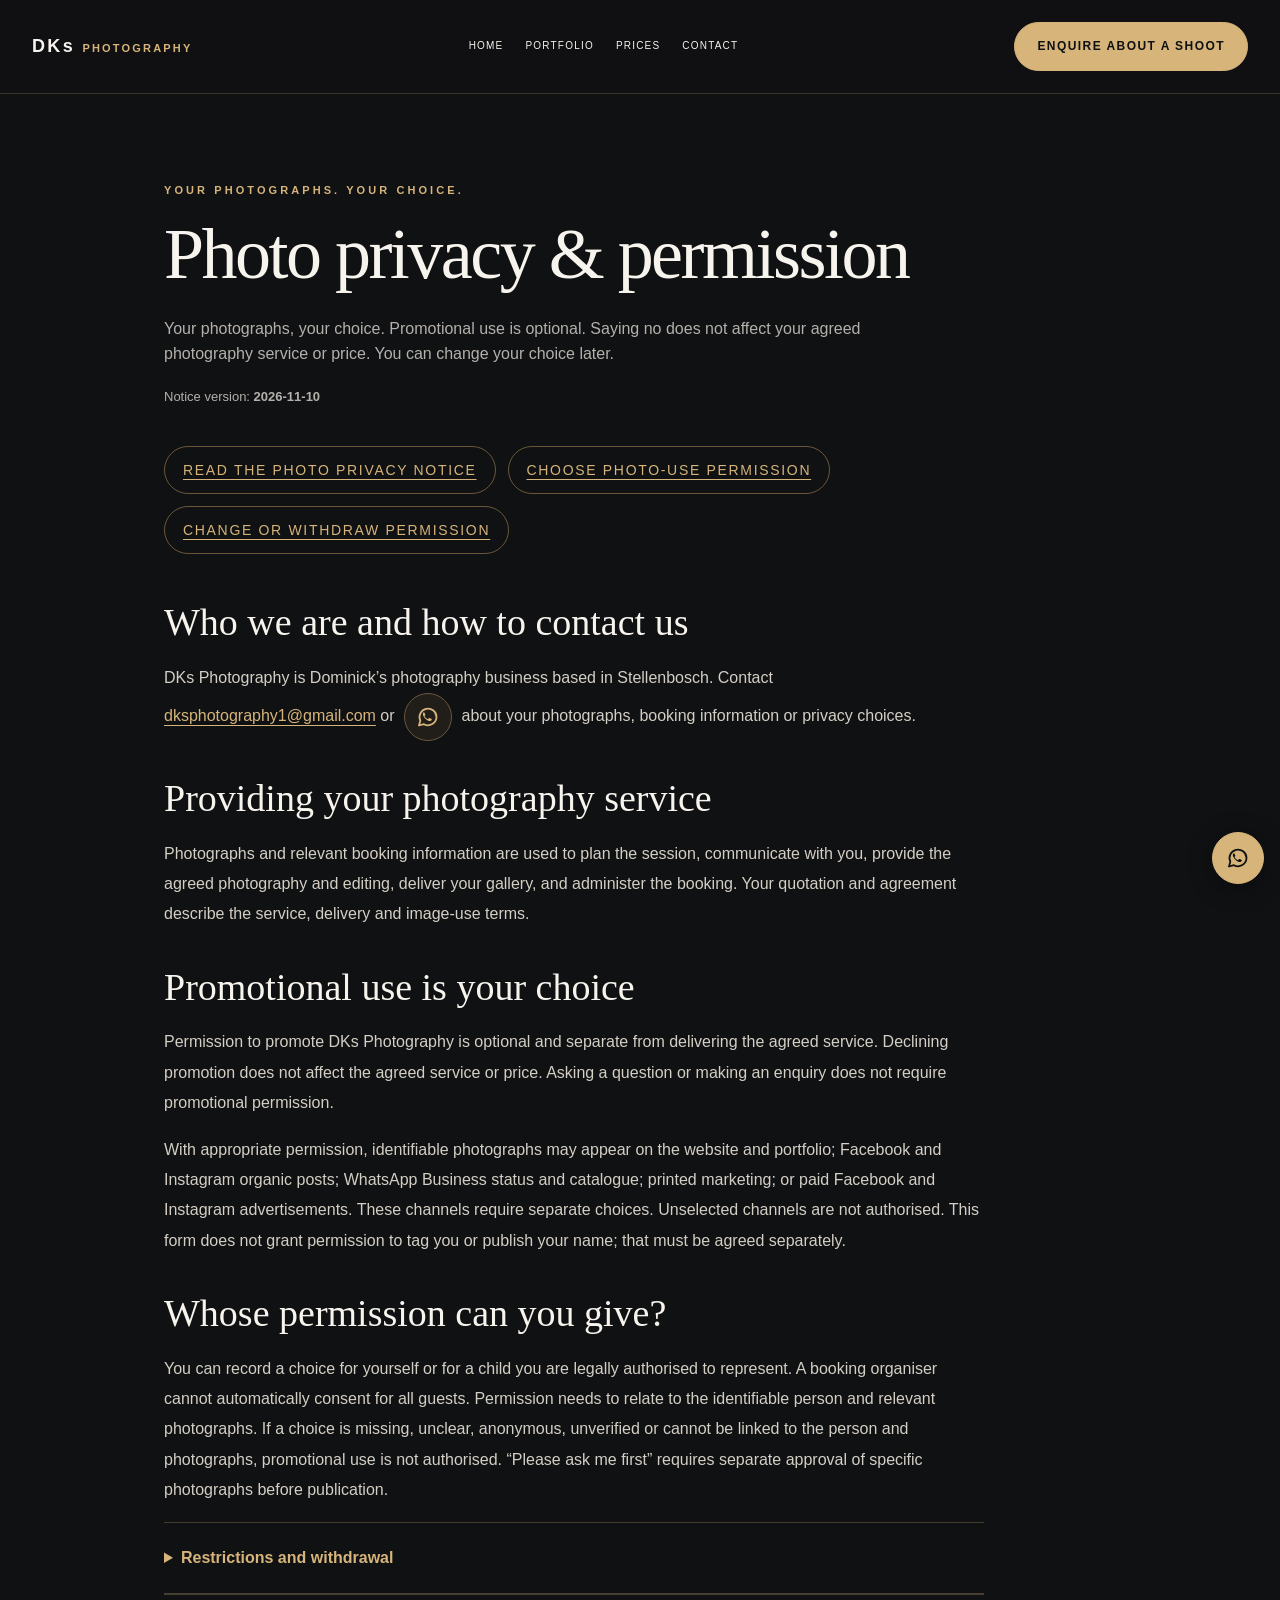
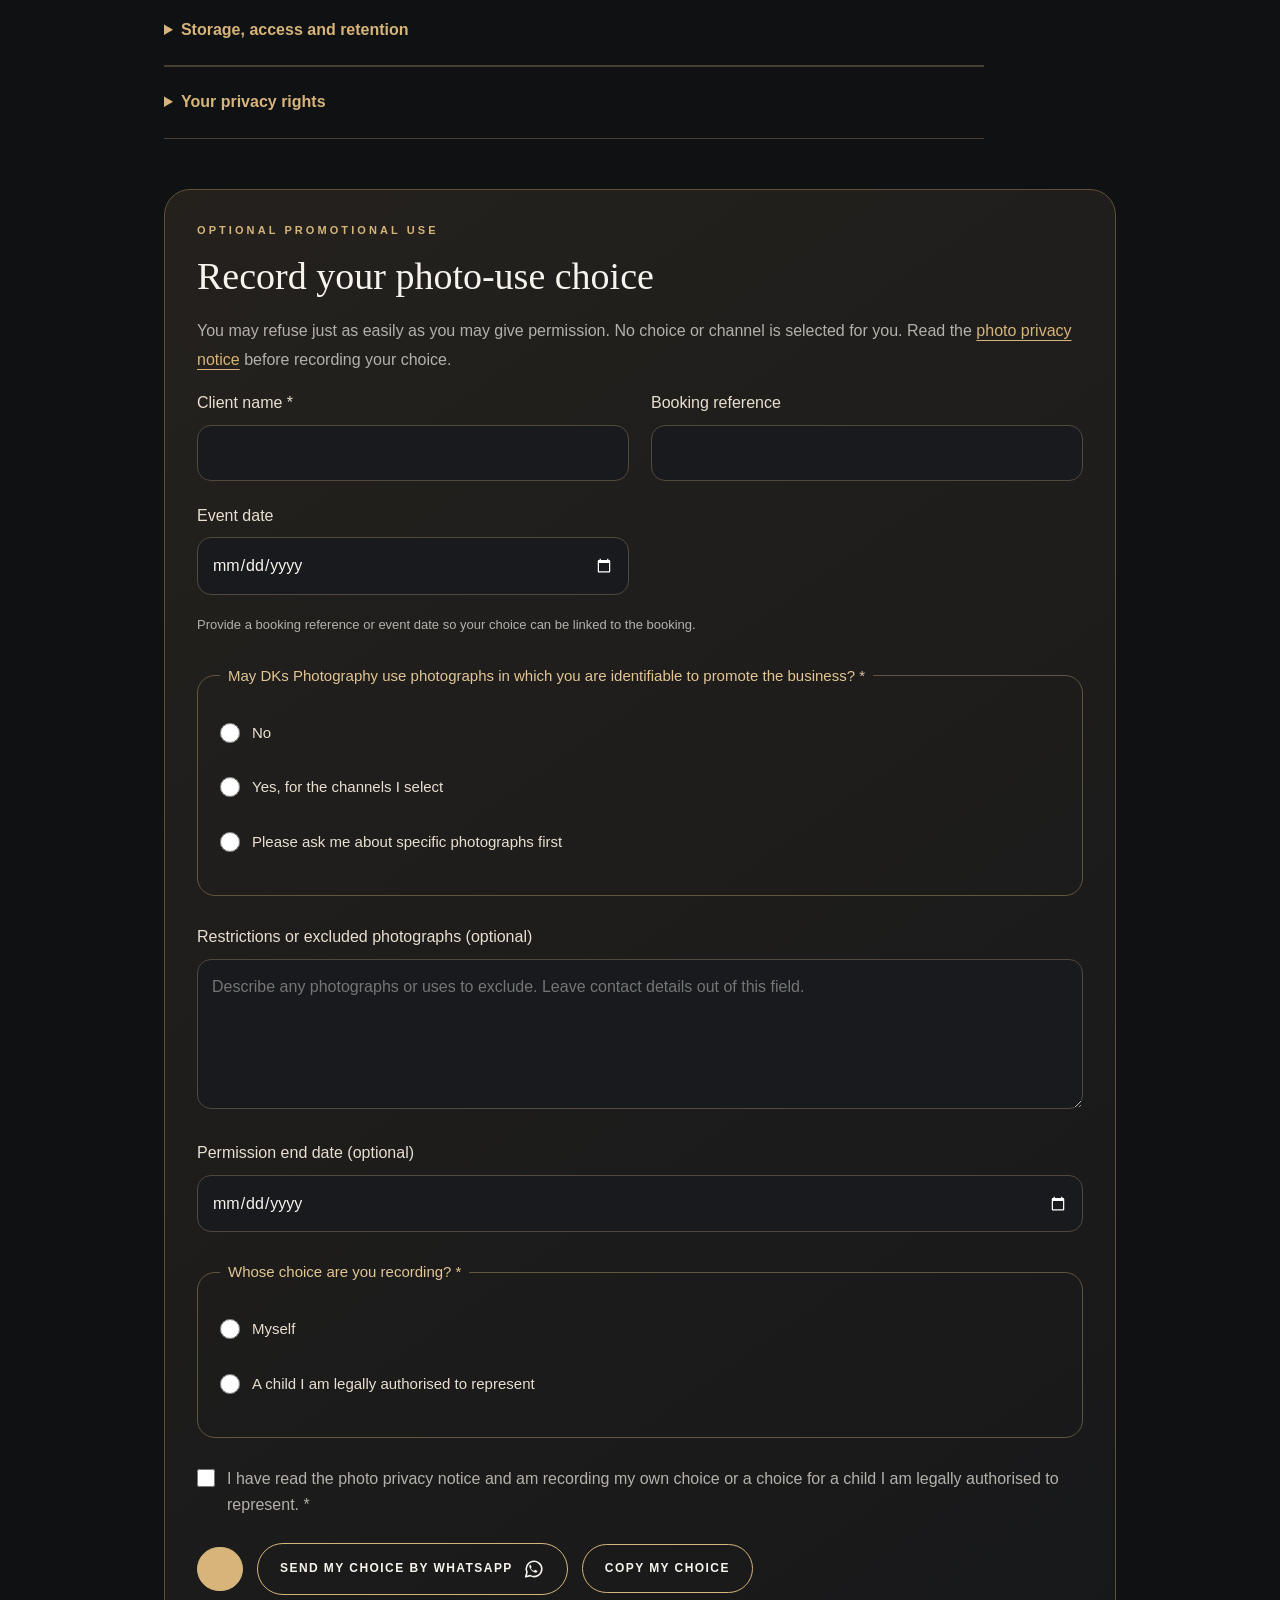
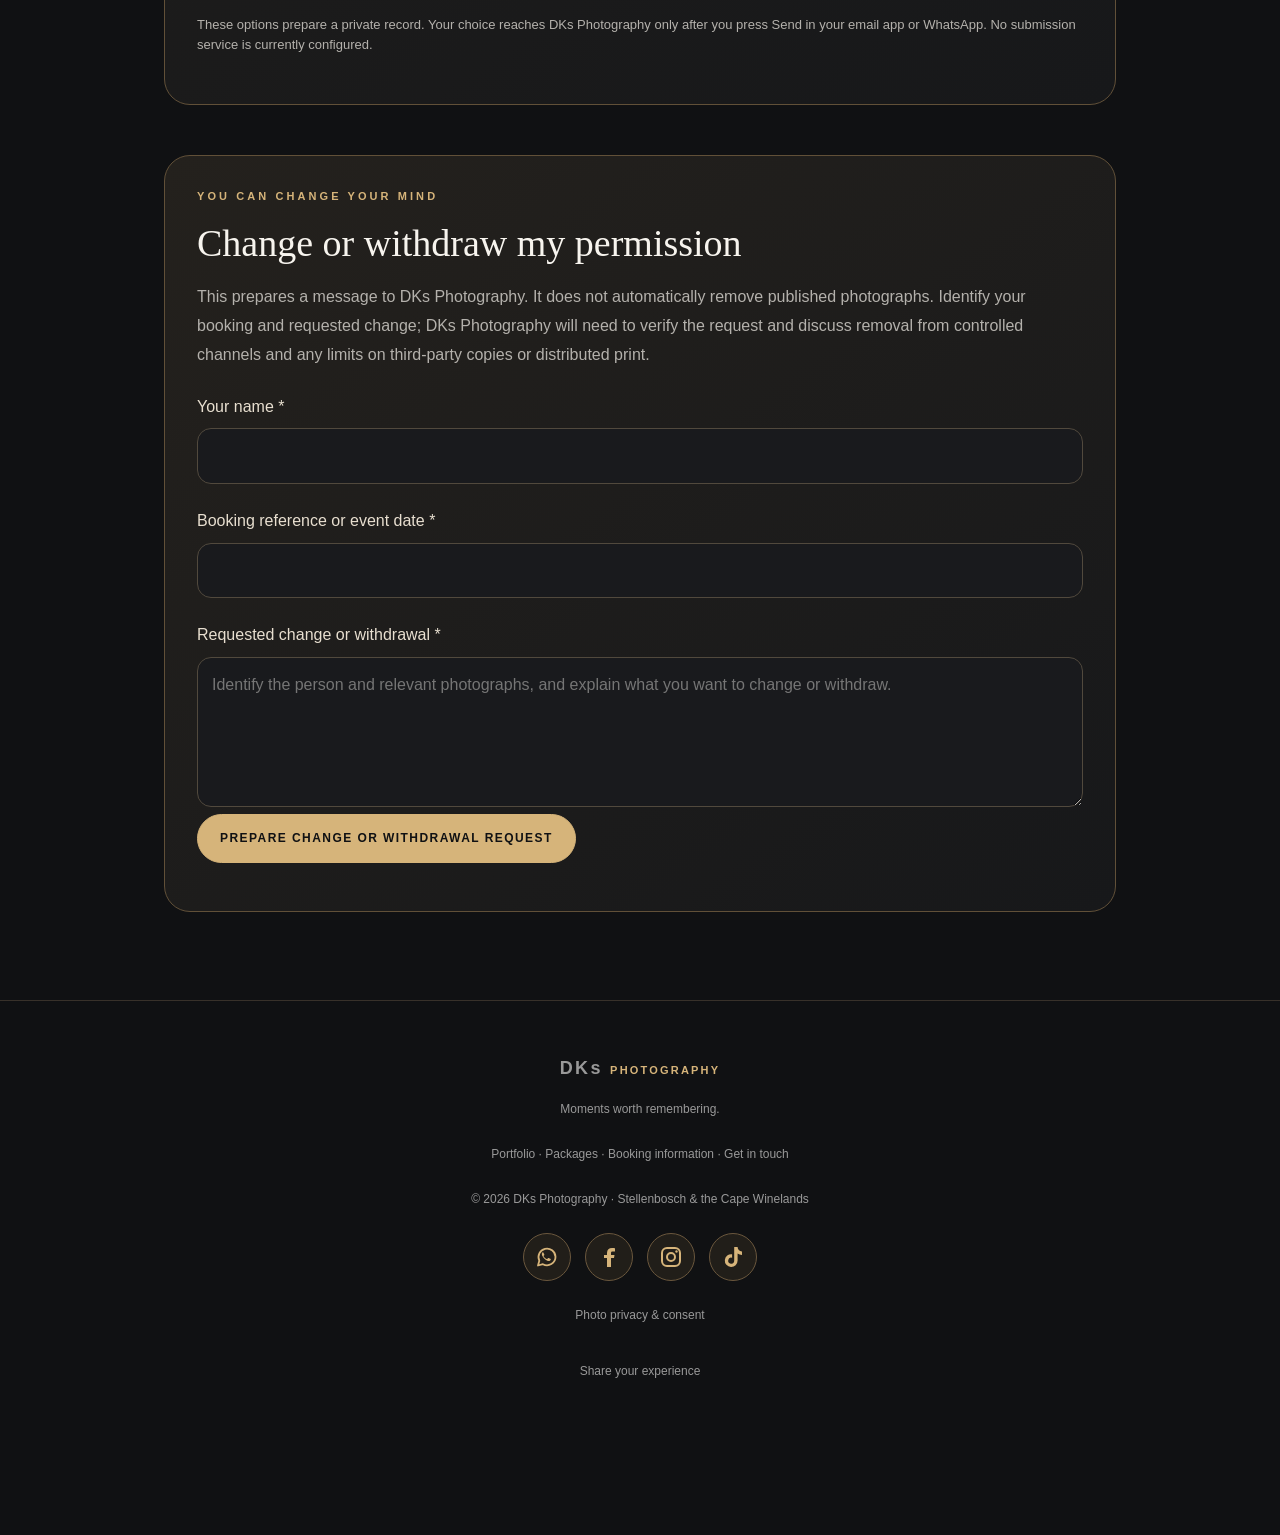
<file: privacy.html>
<!DOCTYPE html>
<html lang="en-ZA"><head><meta charset="utf-8"><meta name="viewport" content="width=device-width,initial-scale=1"><meta name="theme-color" content="#101113"><meta name="description" content="Read the DKs Photography photo privacy notice and record, restrict or withdraw optional promotional permission."><title>Photo Privacy &amp; Consent | DKs Photography</title><link rel="icon" href="assets/favicon.svg" type="image/svg+xml"><link rel="stylesheet" href="assets/styles.css?v=20261112-usability"><script src="assets/config.js?v=20261106-privacy" defer></script><script src="assets/references.js?v=20261112-usability" defer></script><script src="assets/site.js?v=20261112-usability" defer></script><link rel="canonical" href="https://wdominick920-del.github.io/Dks-fotos/privacy.html"><meta property="og:url" content="https://wdominick920-del.github.io/Dks-fotos/privacy.html"><meta property="og:type" content="website"><meta property="og:title" content="Photo Privacy &amp; Consent | DKs Photography"><meta property="og:description" content="Read the DKs Photography photo privacy notice and record, restrict or withdraw optional promotional permission."><meta property="og:image" content="https://wdominick920-del.github.io/Dks-fotos/assets/photo-47668818cc10.jpg"><script src="assets/consent.js?v=20261112-usability" defer></script><noscript><style>#photo-consent-form,#withdraw-form,#reference-consent-form{display:none}</style></noscript></head><body><a class="skip-link" href="#main">Skip to content</a><header><div class="nav"><a class="logo" href="index.html" aria-label="DKs Photography home">DKs <span>PHOTOGRAPHY</span></a><button aria-label="Toggle main navigation" class="menu-toggle" aria-expanded="false" aria-controls="primary-nav">Menu <span aria-hidden="true">☰</span></button><nav id="primary-nav" aria-label="Main navigation"><a href="index.html">Home</a><a href="portfolio.html">Portfolio</a><a href="packages.html">Prices</a><a href="contact.html">Contact</a></nav><a class="btn nav-cta" href="contact.html">Enquire about a shoot</a></div></header><main id="main"><section class="wrap privacy-page"><div class="section-heading"><div class="eyebrow">YOUR PHOTOGRAPHS. YOUR CHOICE.</div><h1>Photo privacy &amp; permission</h1><p>Your photographs, your choice. Promotional use is optional. Saying no does not affect your agreed photography service or price. You can change your choice later.</p><p class="note">Notice version: <strong>2026-11-10</strong></p></div><nav class="privacy-navigation" aria-label="Privacy page sections"><a href="#privacy-notice">Read the photo privacy notice</a><a href="#photo-consent">Choose photo-use permission</a><a href="#withdraw-permission">Change or withdraw permission</a></nav><article id="privacy-notice" class="privacy-notice"><h2>Who we are and how to contact us</h2><p>DKs Photography is Dominick’s photography business based in Stellenbosch. Contact <a href="mailto:dksphotography1@gmail.com" rel="noopener noreferrer" aria-label="Email DKs Photography: dksphotography1@gmail.com" class="email-link">dksphotography1@gmail.com</a> or <a href="https://wa.me/27711833906" target="_blank" rel="noopener noreferrer" aria-label="WhatsApp DKs Photography: 071 183 3906" title="WhatsApp DKs Photography: 071 183 3906" class="social-icon-link"><svg class="social-logo" viewbox="0 0 24 24" width="24" height="24" aria-hidden="true" focusable="false"><path d="M20.5 11.7a8.5 8.5 0 0 1-12.6 7.5L3 20.5l1.3-4.8a8.5 8.5 0 1 1 16.2-4z" fill="none" stroke="currentColor" stroke-width="1.8" stroke-linejoin="round"></path><path d="M8.3 7.5c-.4-.2-.7-.2-1 .2-.8.9-.5 2.3.4 3.7 1 1.7 2.4 3.1 4.2 4 .9.5 2 .8 2.7.5.7-.3 1.2-1.1 1.2-1.6 0-.2-.2-.3-.5-.5l-1.7-.8c-.3-.1-.5-.1-.7.2l-.7.8c-.2.2-.4.1-.6 0-1.2-.6-2.2-1.4-2.9-2.6-.2-.3-.2-.4 0-.6l.5-.6c.2-.2.2-.5.1-.7z" fill="currentColor"></path></svg></a> about your photographs, booking information or privacy choices.</p><h2>Providing your photography service</h2><p>Photographs and relevant booking information are used to plan the session, communicate with you, provide the agreed photography and editing, deliver your gallery, and administer the booking. Your quotation and agreement describe the service, delivery and image-use terms.</p><h2>Promotional use is your choice</h2><p>Permission to promote DKs Photography is optional and separate from delivering the agreed service. Declining promotion does not affect the agreed service or price. Asking a question or making an enquiry does not require promotional permission.</p><p>With appropriate permission, identifiable photographs may appear on the website and portfolio; Facebook and Instagram organic posts; WhatsApp Business status and catalogue; printed marketing; or paid Facebook and Instagram advertisements. These channels require separate choices. Unselected channels are not authorised. This form does not grant permission to tag you or publish your name; that must be agreed separately.</p><h2>Whose permission can you give?</h2><p>You can record a choice for yourself or for a child you are legally authorised to represent. A booking organiser cannot automatically consent for all guests. Permission needs to relate to the identifiable person and relevant photographs. If a choice is missing, unclear, anonymous, unverified or cannot be linked to the person and photographs, promotional use is not authorised. “Please ask me first” requires separate approval of specific photographs before publication.</p><details><summary>Restrictions and withdrawal</summary><p>You can restrict channels, exclude particular photographs, specify a permission end date, or change or withdraw your permission by email or WhatsApp. Identify the booking, person, photographs and requested change so the request can be checked and acted on. A withdrawal message contacts DKs Photography; it does not automatically remove already published photographs.</p><p>After a verified withdrawal, DKs Photography should stop new promotional use covered by that withdrawal and arrange removal from channels it controls where practicable. This cannot guarantee recovery of screenshots, copies shared by others, third-party caches, or printed material already distributed. Discuss the requested removal and any practical limits directly with DKs Photography.</p></details><details><summary>Storage, access and retention</summary><p>Booking information, photographs and permission records should be stored appropriately for the service, with access limited to people who need it for agreed work or legitimate administration. Information should be kept only for as long as needed for delivery, booking records, applicable legal requirements and resolving requests or disputes.</p><p>Ask DKs Photography for the storage locations, people with access and retention period relevant to your booking. This notice does not promise an unverified security measure, fixed deletion date or guaranteed removal from third-party services. Consent records belong in private booking records, not a public website repository.</p></details><details><summary>Your privacy rights</summary><p>Subject to applicable South African law, you may ask about access to your personal information, request correction or deletion where appropriate, object to processing, withdraw optional consent and raise a privacy concern. Contact DKs Photography first for help with a request. You can also consult or complain to South Africa’s <a href="https://inforegulator.org.za/" target="_blank" rel="noopener noreferrer">Information Regulator</a>. A request may need enough information to verify your connection to the booking; this form does not ask for identity documents or ID numbers.</p></details></article><section id="photo-consent" class="privacy-form-panel"><div class="eyebrow">OPTIONAL PROMOTIONAL USE</div><h2>Record your photo-use choice</h2><p>You may refuse just as easily as you may give permission. No choice or channel is selected for you. Read the <a href="#privacy-notice">photo privacy notice</a> before recording your choice.</p><form id="photo-consent-form"><div class="form-grid"><div><label for="consent-name">Client name *</label><input id="consent-name" name="clientName" required maxlength="100" autocomplete="name"></div><div><label for="consent-booking">Booking reference</label><input id="consent-booking" name="bookingReference" maxlength="120" aria-describedby="booking-choice-help"></div><div><label for="consent-date">Event date</label><input id="consent-date" name="eventDate" type="date" aria-describedby="booking-choice-help"></div></div><p id="booking-choice-help" class="note">Provide a booking reference or event date so your choice can be linked to the booking.</p><fieldset class="privacy-choices"><legend>May DKs Photography use photographs in which you are identifiable to promote the business? *</legend><label><input type="radio" name="promotion" value="No" required> No</label><label><input type="radio" name="promotion" value="Yes, for the channels I select" required> Yes, for the channels I select</label><label><input type="radio" name="promotion" value="Please ask me about specific photographs first" required> Please ask me about specific photographs first</label></fieldset><fieldset id="consent-channels" class="privacy-choices" hidden disabled><legend>Authorised channels — select at least one</legend><label class="consent"><input type="checkbox" name="channel" value="Website and portfolio"> Website and portfolio</label><label class="consent"><input type="checkbox" name="channel" value="Facebook and Instagram organic posts"> Facebook and Instagram organic posts</label><label class="consent"><input type="checkbox" name="channel" value="WhatsApp Business status and catalogue"> WhatsApp Business status and catalogue</label><label class="consent"><input type="checkbox" name="channel" value="Printed marketing"> Printed marketing</label><label class="consent"><input type="checkbox" name="channel" value="Paid Facebook and Instagram advertisements"> Paid Facebook and Instagram advertisements</label><p class="note">Only checked channels are authorised. Paid advertisements require their own selection.</p></fieldset><label for="consent-restrictions">Restrictions or excluded photographs (optional)</label><textarea id="consent-restrictions" name="restrictions" rows="3" maxlength="2000" placeholder="Describe any photographs or uses to exclude. Leave contact details out of this field."></textarea><label for="consent-expiry">Permission end date (optional)</label><input id="consent-expiry" name="permissionEndDate" type="date"><fieldset class="privacy-choices"><legend>Whose choice are you recording? *</legend><label><input type="radio" name="representedPerson" value="Myself" required> Myself</label><label><input type="radio" name="representedPerson" value="A child I am legally authorised to represent" required> A child I am legally authorised to represent</label></fieldset><fieldset id="child-authority" class="privacy-choices" hidden disabled><legend>Identify the child and your authority</legend><label for="child-name">Child’s name or the identifier used for the booking *</label><input id="child-name" name="childIdentifier" maxlength="100"><label for="adult-authority">Your relationship and legal authority to make this choice *</label><input id="adult-authority" name="adultAuthority" maxlength="250" placeholder="For example, parent with legal authority"><p class="note">Do not provide ID numbers, ID documents or information about other guests.</p></fieldset><label class="consent"><input name="acknowledgement" type="checkbox" value="I have read notice version 2026-11-10 and am recording my own choice or a choice for a child I am legally authorised to represent." required> I have read the photo privacy notice and am recording my own choice or a choice for a child I am legally authorised to represent. *</label><p id="consent-error" class="field-error" role="alert"></p><div class="action-row"><button type="submit" class="btn" data-channel="email"></button><button type="submit" class="social-action btn outline" data-channel="whatsapp" aria-label="Send my choice by WhatsApp" title="Send my choice by WhatsApp">Send my choice by WhatsApp <svg class="social-logo" viewbox="0 0 24 24" width="24" height="24" aria-hidden="true" focusable="false"><path d="M20.5 11.7a8.5 8.5 0 0 1-12.6 7.5L3 20.5l1.3-4.8a8.5 8.5 0 1 1 16.2-4z" fill="none" stroke="currentColor" stroke-width="1.8" stroke-linejoin="round"></path><path d="M8.3 7.5c-.4-.2-.7-.2-1 .2-.8.9-.5 2.3.4 3.7 1 1.7 2.4 3.1 4.2 4 .9.5 2 .8 2.7.5.7-.3 1.2-1.1 1.2-1.6 0-.2-.2-.3-.5-.5l-1.7-.8c-.3-.1-.5-.1-.7.2l-.7.8c-.2.2-.4.1-.6 0-1.2-.6-2.2-1.4-2.9-2.6-.2-.3-.2-.4 0-.6l.5-.6c.2-.2.2-.5.1-.7z" fill="currentColor"></path></svg></button><button type="submit" class="btn outline" data-channel="copy">Copy my choice</button></div><p class="note">These options prepare a private record. Your choice reaches DKs Photography only after you press Send in your email app or WhatsApp. No submission service is currently configured.</p><p id="consent-status" role="status" aria-live="polite"></p><div id="consent-record" hidden><label for="consent-record-text">Your exact choice record — keep a copy</label><textarea id="consent-record-text" readonly rows="12"></textarea><div class="action-row"><a id="consent-email" class="gmail-link btn outline" target="_blank" rel="noopener noreferrer" aria-label="Open email draft in Gmail (opens in a new tab)"><svg class="gmail-logo" viewbox="0 0 24 24" width="24" height="24" aria-hidden="true" focusable="false"><path fill="#4285F4" d="M2 6.1V19a2 2 0 0 0 2 2h2V9.1z"></path><path fill="#34A853" d="M18 9.1V21h2a2 2 0 0 0 2-2V6.1z"></path><path fill="#EA4335" d="M6 5.2V9.1l6 4.5 6-4.5V5.2l-6 4.5z"></path><path fill="#C5221F" d="M2 6.1V4.7a2 2 0 0 1 3.2-1.6L6 3.7v5.4z"></path><path fill="#FBBC04" d="M18 3.7l.8-.6A2 2 0 0 1 22 4.7v1.4l-4 3z"></path></svg>Open Gmail draft</a><a id="consent-whatsapp" class="social-action btn outline" target="_blank" rel="noopener noreferrer" aria-label="Open WhatsApp draft" title="Open WhatsApp draft">Open WhatsApp draft <svg class="social-logo" viewbox="0 0 24 24" width="24" height="24" aria-hidden="true" focusable="false"><path d="M20.5 11.7a8.5 8.5 0 0 1-12.6 7.5L3 20.5l1.3-4.8a8.5 8.5 0 1 1 16.2-4z" fill="none" stroke="currentColor" stroke-width="1.8" stroke-linejoin="round"></path><path d="M8.3 7.5c-.4-.2-.7-.2-1 .2-.8.9-.5 2.3.4 3.7 1 1.7 2.4 3.1 4.2 4 .9.5 2 .8 2.7.5.7-.3 1.2-1.1 1.2-1.6 0-.2-.2-.3-.5-.5l-1.7-.8c-.3-.1-.5-.1-.7.2l-.7.8c-.2.2-.4.1-.6 0-1.2-.6-2.2-1.4-2.9-2.6-.2-.3-.2-.4 0-.6l.5-.6c.2-.2.2-.5.1-.7z" fill="currentColor"></path></svg></a><a id="consent-download" class="btn outline" download="DKs-photo-use-choice.txt">Download my record</a></div><p id="consent-copy-status" role="status"></p></div></form><noscript><p>Send your choice directly to <a href="mailto:dksphotography1@gmail.com" rel="noopener noreferrer" aria-label="Email DKs Photography: dksphotography1@gmail.com" class="email-link">dksphotography1@gmail.com</a> or <a href="https://wa.me/27711833906" aria-label="WhatsApp DKs Photography: 071 183 3906" title="WhatsApp DKs Photography: 071 183 3906" class="social-icon-link"><svg class="social-logo" viewbox="0 0 24 24" width="24" height="24" aria-hidden="true" focusable="false"><path d="M20.5 11.7a8.5 8.5 0 0 1-12.6 7.5L3 20.5l1.3-4.8a8.5 8.5 0 1 1 16.2-4z" fill="none" stroke="currentColor" stroke-width="1.8" stroke-linejoin="round"></path><path d="M8.3 7.5c-.4-.2-.7-.2-1 .2-.8.9-.5 2.3.4 3.7 1 1.7 2.4 3.1 4.2 4 .9.5 2 .8 2.7.5.7-.3 1.2-1.1 1.2-1.6 0-.2-.2-.3-.5-.5l-1.7-.8c-.3-.1-.5-.1-.7.2l-.7.8c-.2.2-.4.1-.6 0-1.2-.6-2.2-1.4-2.9-2.6-.2-.3-.2-.4 0-.6l.5-.6c.2-.2.2-.5.1-.7z" fill="currentColor"></path></svg></a>. Include your name, booking reference or event date, choice, any authorised channels, restrictions, who you represent, acknowledgement of notice version 2026-11-10 and the date. Until a clear, verified choice is recorded, promotion is not authorised.</p></noscript></section><section id="withdraw-permission" class="privacy-form-panel"><div class="eyebrow">YOU CAN CHANGE YOUR MIND</div><h2>Change or withdraw my permission</h2><p>This prepares a message to DKs Photography. It does not automatically remove published photographs. Identify your booking and requested change; DKs Photography will need to verify the request and discuss removal from controlled channels and any limits on third-party copies or distributed print.</p><form id="withdraw-form"><label for="withdraw-name">Your name *</label><input id="withdraw-name" name="name" required maxlength="100" autocomplete="name"><label for="withdraw-booking">Booking reference or event date *</label><input id="withdraw-booking" name="booking" required maxlength="150"><label for="withdraw-request">Requested change or withdrawal *</label><textarea id="withdraw-request" name="request" required minlength="10" maxlength="2000" rows="4" placeholder="Identify the person and relevant photographs, and explain what you want to change or withdraw."></textarea><button class="btn" type="submit">Prepare change or withdrawal request</button><p id="withdraw-status" role="status"></p><div id="withdraw-drafts" class="action-row" hidden><a id="withdraw-email" class="gmail-link btn outline" target="_blank" rel="noopener noreferrer" aria-label="Open email draft in Gmail (opens in a new tab)"><svg class="gmail-logo" viewbox="0 0 24 24" width="24" height="24" aria-hidden="true" focusable="false"><path fill="#4285F4" d="M2 6.1V19a2 2 0 0 0 2 2h2V9.1z"></path><path fill="#34A853" d="M18 9.1V21h2a2 2 0 0 0 2-2V6.1z"></path><path fill="#EA4335" d="M6 5.2V9.1l6 4.5 6-4.5V5.2l-6 4.5z"></path><path fill="#C5221F" d="M2 6.1V4.7a2 2 0 0 1 3.2-1.6L6 3.7v5.4z"></path><path fill="#FBBC04" d="M18 3.7l.8-.6A2 2 0 0 1 22 4.7v1.4l-4 3z"></path></svg>Open Gmail draft</a><a id="withdraw-whatsapp" class="social-action btn outline" target="_blank" rel="noopener noreferrer" aria-label="Open WhatsApp draft" title="Open WhatsApp draft">Open WhatsApp draft <svg class="social-logo" viewbox="0 0 24 24" width="24" height="24" aria-hidden="true" focusable="false"><path d="M20.5 11.7a8.5 8.5 0 0 1-12.6 7.5L3 20.5l1.3-4.8a8.5 8.5 0 1 1 16.2-4z" fill="none" stroke="currentColor" stroke-width="1.8" stroke-linejoin="round"></path><path d="M8.3 7.5c-.4-.2-.7-.2-1 .2-.8.9-.5 2.3.4 3.7 1 1.7 2.4 3.1 4.2 4 .9.5 2 .8 2.7.5.7-.3 1.2-1.1 1.2-1.6 0-.2-.2-.3-.5-.5l-1.7-.8c-.3-.1-.5-.1-.7.2l-.7.8c-.2.2-.4.1-.6 0-1.2-.6-2.2-1.4-2.9-2.6-.2-.3-.2-.4 0-.6l.5-.6c.2-.2.2-.5.1-.7z" fill="currentColor"></path></svg></a></div></form></section></section></main><footer><a class="logo" href="index.html">DKs <span>PHOTOGRAPHY</span></a><p>Moments worth remembering.</p><div><a href="portfolio.html">Portfolio</a> · <a href="packages.html">Packages</a> · <a href="booking.html">Booking information</a> · <a href="contact.html">Get in touch</a></div><p>© 2026 DKs Photography · Stellenbosch &amp; the Cape Winelands</p><div class="social-links"><a href="https://wa.me/27711833906" target="_blank" rel="noopener noreferrer" aria-label="WhatsApp DKs Photography: 071 183 3906" title="WhatsApp DKs Photography: 071 183 3906" class="social-icon-link"><svg class="social-logo" viewbox="0 0 24 24" width="24" height="24" aria-hidden="true" focusable="false"><path d="M20.5 11.7a8.5 8.5 0 0 1-12.6 7.5L3 20.5l1.3-4.8a8.5 8.5 0 1 1 16.2-4z" fill="none" stroke="currentColor" stroke-width="1.8" stroke-linejoin="round"></path><path d="M8.3 7.5c-.4-.2-.7-.2-1 .2-.8.9-.5 2.3.4 3.7 1 1.7 2.4 3.1 4.2 4 .9.5 2 .8 2.7.5.7-.3 1.2-1.1 1.2-1.6 0-.2-.2-.3-.5-.5l-1.7-.8c-.3-.1-.5-.1-.7.2l-.7.8c-.2.2-.4.1-.6 0-1.2-.6-2.2-1.4-2.9-2.6-.2-.3-.2-.4 0-.6l.5-.6c.2-.2.2-.5.1-.7z" fill="currentColor"></path></svg></a><a href="https://www.facebook.com/profile.php?id=61596305489617" target="_blank" rel="noopener noreferrer" aria-label="DKs Photography on Facebook" title="DKs Photography on Facebook" class="social-icon-link"><svg class="social-logo" viewbox="0 0 24 24" width="24" height="24" aria-hidden="true" focusable="false"><path fill="currentColor" d="M14 22v-9h3l.5-3H14V8c0-.9.3-1.5 1.6-1.5H18V3.2c-.4-.1-1.8-.2-3-.2-3 0-5 1.8-5 5v2H7v3h3v9z"></path></svg></a><a href="https://www.instagram.com/dks._.photography/" target="_blank" rel="noopener noreferrer" aria-label="DKs Photography on Instagram" title="DKs Photography on Instagram" class="social-icon-link"><svg class="social-logo" viewbox="0 0 24 24" width="24" height="24" aria-hidden="true" focusable="false"><rect x="3" y="3" width="18" height="18" rx="5" fill="none" stroke="currentColor" stroke-width="2"></rect><circle cx="12" cy="12" r="4" fill="none" stroke="currentColor" stroke-width="2"></circle><circle cx="17.5" cy="6.5" r="1.2" fill="currentColor"></circle></svg></a><a href="https://www.tiktok.com/@dks.photography8" target="_blank" rel="noopener noreferrer" aria-label="DKs Photography on TikTok: @dks.photography8" title="DKs Photography on TikTok: @dks.photography8" class="social-icon-link"><svg class="social-logo" viewbox="0 0 24 24" width="24" height="24" aria-hidden="true" focusable="false"><path fill="currentColor" d="M16.6 2c.2 2.4 1.5 4.3 4.4 4.5v3.4c-1.7 0-3.2-.5-4.4-1.4v7.1a6.4 6.4 0 1 1-5.5-6.3v3.5a3 3 0 1 0 2.1 2.8V2z"></path></svg></a></div><p><a href="privacy.html">Photo privacy &amp; consent</a></p><p><a href="review.html">Share your experience</a></p></footer><a class="social-icon-link floating-whatsapp" href="https://wa.me/27711833906?text=Hello%20DKs%20Photography%2C%20I%20would%20like%20to%20enquire%20about%20a%20shoot." target="_blank" rel="noopener noreferrer" aria-label="Prepare an enquiry in WhatsApp" title="Prepare an enquiry in WhatsApp"><svg class="social-logo" viewbox="0 0 24 24" width="24" height="24" aria-hidden="true" focusable="false"><path d="M20.5 11.7a8.5 8.5 0 0 1-12.6 7.5L3 20.5l1.3-4.8a8.5 8.5 0 1 1 16.2-4z" fill="none" stroke="currentColor" stroke-width="1.8" stroke-linejoin="round"></path><path d="M8.3 7.5c-.4-.2-.7-.2-1 .2-.8.9-.5 2.3.4 3.7 1 1.7 2.4 3.1 4.2 4 .9.5 2 .8 2.7.5.7-.3 1.2-1.1 1.2-1.6 0-.2-.2-.3-.5-.5l-1.7-.8c-.3-.1-.5-.1-.7.2l-.7.8c-.2.2-.4.1-.6 0-1.2-.6-2.2-1.4-2.9-2.6-.2-.3-.2-.4 0-.6l.5-.6c.2-.2.2-.5.1-.7z" fill="currentColor"></path></svg></a></body></html>
</file>
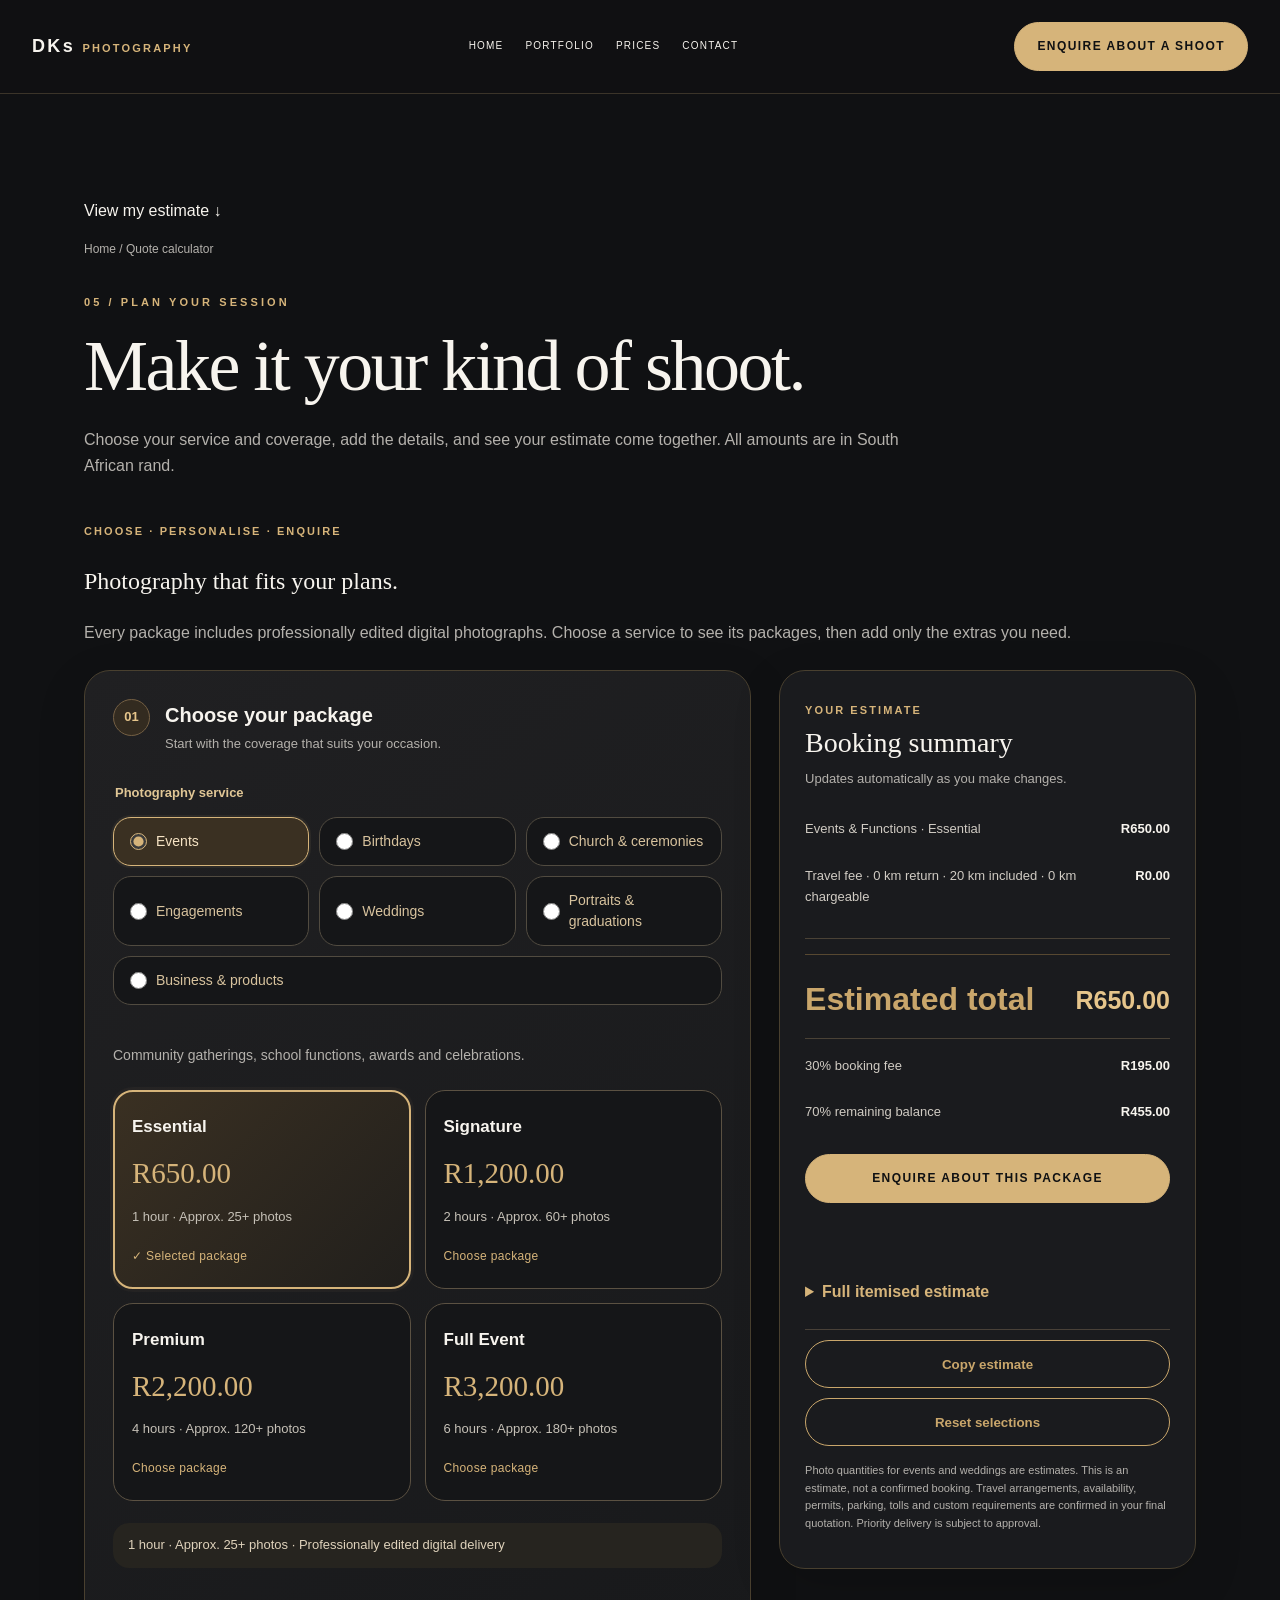
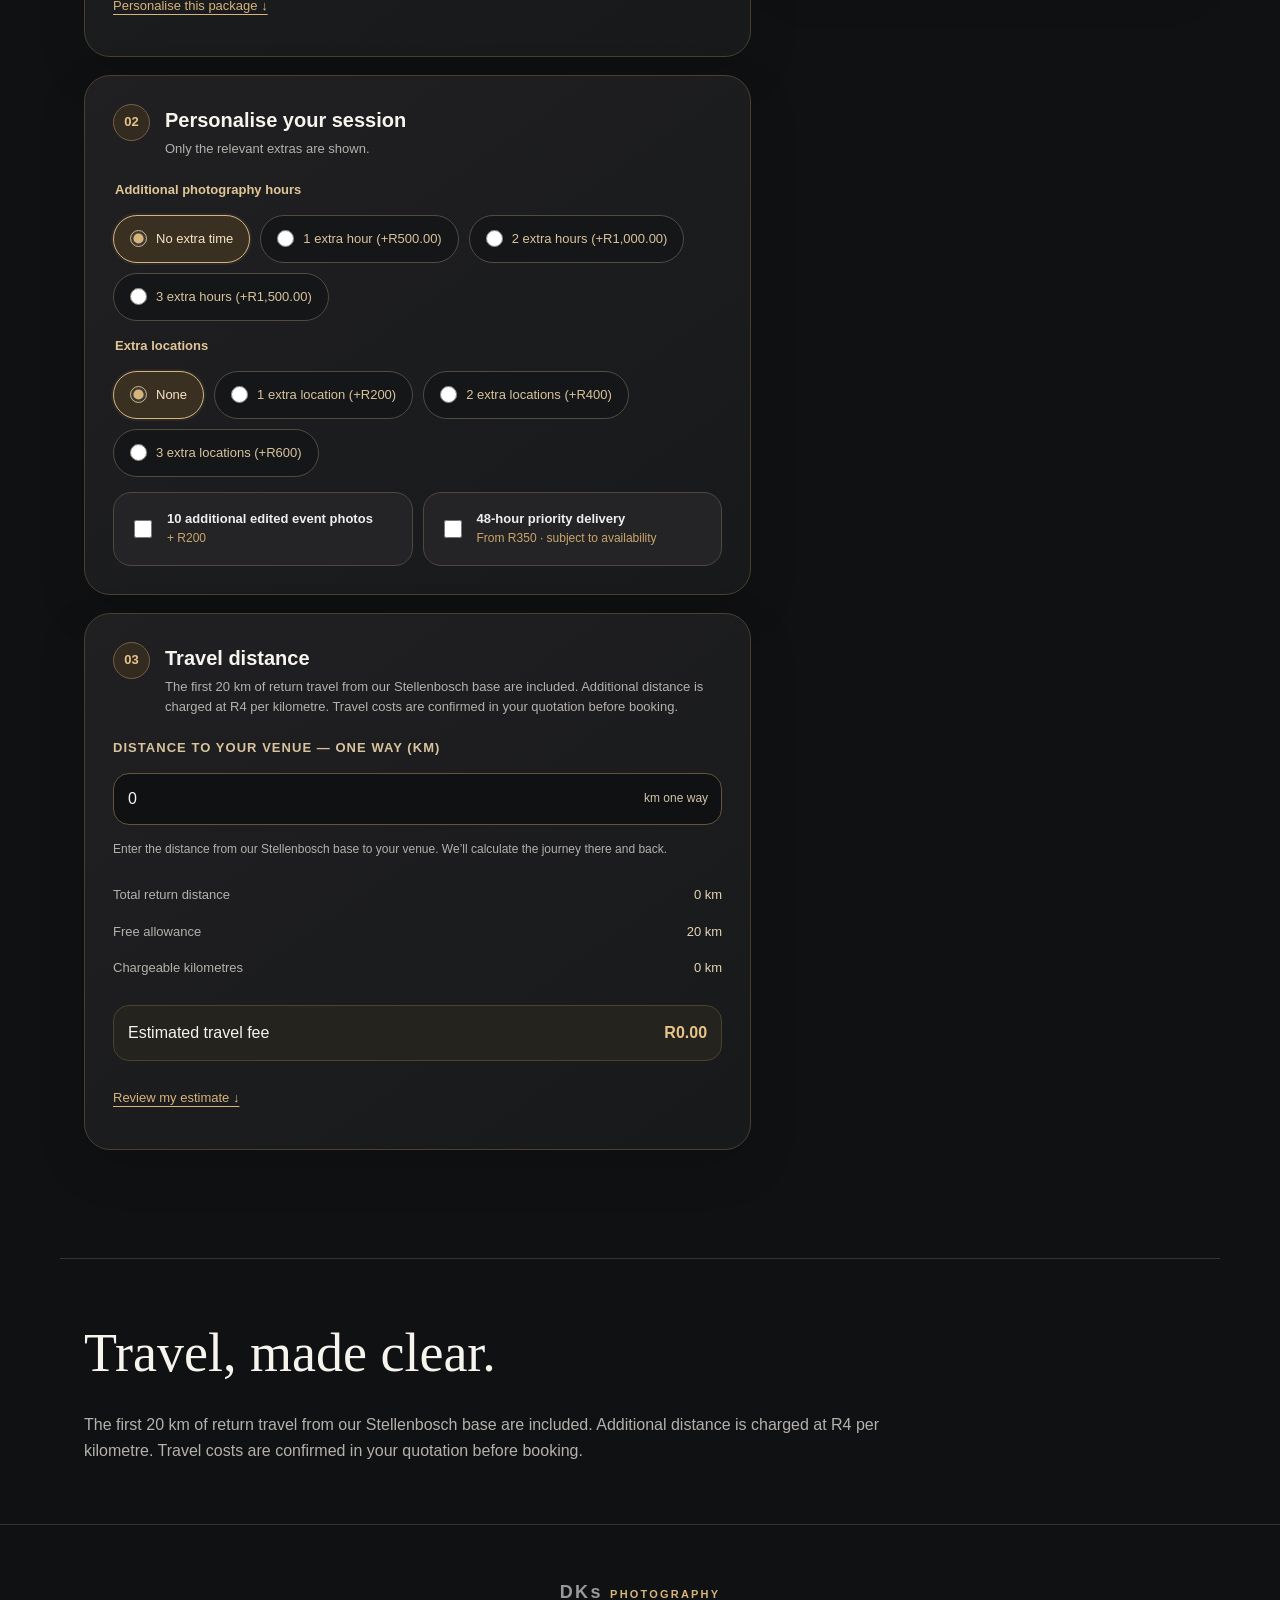
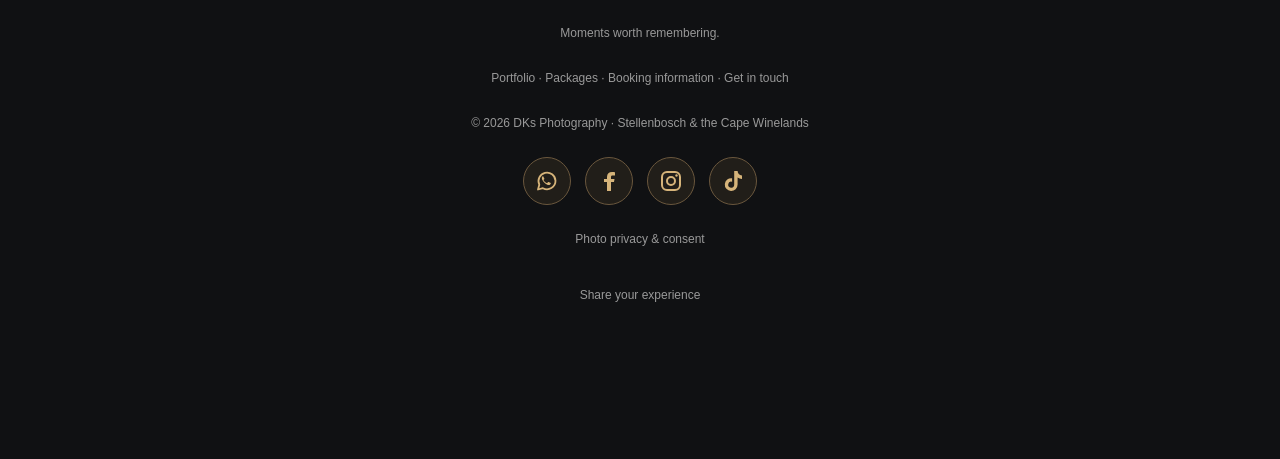
<file: quote.html>
<!DOCTYPE html>
<html lang="en-ZA"><head><meta charset="utf-8"><meta name="viewport" content="width=device-width,initial-scale=1"><meta name="theme-color" content="#101113"><meta name="description" content="Build your DKs Photography estimate with easy service, package and extras selections."><title>Quote Calculator | DKs Photography</title><link rel="icon" href="assets/favicon.svg" type="image/svg+xml"><link rel="stylesheet" href="assets/styles.css?v=20261112-usability"><script src="assets/config.js?v=20261106-privacy" defer></script><script src="assets/references.js?v=20261112-usability" defer></script><script src="assets/site.js?v=20261112-usability" defer></script><script src="assets/calculator.js?v=20261112-usability" defer></script><link rel="canonical" href="https://wdominick920-del.github.io/Dks-fotos/quote.html"><meta property="og:url" content="https://wdominick920-del.github.io/Dks-fotos/quote.html"><meta property="og:type" content="website"><meta property="og:title" content="Packages | DKs Photography"><meta property="og:description" content="Build your DKs Photography estimate with easy service, package and extras selections."><meta property="og:image" content="https://wdominick920-del.github.io/Dks-fotos/assets/photo-47668818cc10.jpg"></head><body><a class="skip-link" href="#main">Skip to content</a><header><div class="nav"><a class="logo" href="index.html" aria-label="DKs Photography home">DKs <span>PHOTOGRAPHY</span></a><button aria-label="Toggle main navigation" class="menu-toggle" aria-expanded="false" aria-controls="primary-nav">Menu <span aria-hidden="true">☰</span></button><nav id="primary-nav" aria-label="Main navigation"><a href="index.html">Home</a><a href="portfolio.html">Portfolio</a><a href="packages.html">Prices</a><a href="contact.html">Contact</a></nav><a class="btn nav-cta" href="contact.html">Enquire about a shoot</a></div></header><main id="main"><section class="wrap" data-view="calculator" id="calculator"><p class="estimate-shortcut"><a href="#quote-summary">View my estimate ↓</a></p><div class="page-breadcrumb"><a href="index.html">Home</a><span> / </span>Quote calculator</div><div class="section-heading"><div class="eyebrow">05 / Plan your session</div><h1>Make it your kind of shoot.</h1><p>Choose your service and coverage, add the details, and see your estimate come together. All amounts are in South African rand.</p></div>
<div class="quote-panel"><div class="quote-intro"><span class="step-label">CHOOSE · PERSONALISE · ENQUIRE</span><h2>Photography that fits your plans.</h2><p>Every package includes professionally edited digital photographs. Choose a service to see its packages, then add only the extras you need.</p></div><div class="quote-modern"><div class="quote-controls"><div class="quote-step"><div class="step-heading"><span class="step-num">01</span><div><h3>Choose your package</h3><p>Start with the coverage that suits your occasion.</p></div></div><div class="quote-field"><label for="qcategory">Photography service</label><select id="qcategory"></select></div><div class="quote-field package-select"><label for="qpackage">Package</label><select id="qpackage"></select></div><div id="package-picker" class="package-picker" role="group" aria-label="Choose a photography package"></div><p id="package-selection-status" class="sr-only" role="status"></p><div class="package-detail" id="qpackageinfo"></div><a class="builder-step-link" href="#customise">Personalise this package ↓</a></div><div class="quote-step" id="customise"><div class="step-heading"><span class="step-num">02</span><div><h3>Personalise your session</h3><p>Only the relevant extras are shown.</p></div></div><div class="quote-field" id="extra-hours-wrap"><label for="qextra">Additional photography hours</label><select id="qextra"><option value="0">No additional hours</option><option value="1">1 extra hour</option><option value="2">2 extra hours</option><option value="3">3 extra hours</option></select></div><div class="quote-field" hidden="" id="portrait-time-wrap"><label for="qportrait">Additional portrait time</label><select id="qportrait"><option value="0">No additional time</option><option value="1">30 minutes (+R300)</option><option value="2">60 minutes (+R600)</option><option value="3">90 minutes (+R900)</option></select></div><div class="quote-field"><label for="qlocations">Extra locations</label><select id="qlocations"><option value="0">None</option><option value="1">1 extra location (+R200)</option><option value="2">2 extra locations (+R400)</option><option value="3">3 extra locations (+R600)</option></select></div><div class="quote-checks" id="quote-options"><label id="portraits-option"><input id="qportraits" type="checkbox"><span><b>5 additional edited portraits</b><small>+ R150</small></span></label><label id="events-option"><input id="qevents" type="checkbox"><span><b>10 additional edited event photos</b><small>+ R200</small></span></label><label><input id="qpriority" type="checkbox"><span><b>48-hour priority delivery</b><small>From R350 · subject to availability</small></span></label></div></div><div class="quote-step"><div class="step-heading"><span class="step-num">03</span><div><h3>Travel distance</h3><p>The first 20 km of return travel from our Stellenbosch base are included. Additional distance is charged at R4 per kilometre. Travel costs are confirmed in your quotation before booking.</p></div></div><div class="quote-field"><label for="qdistance">Distance to your venue — one way (km)</label><div class="distance-input"><input aria-describedby="distance-help distance-error" id="qdistance" inputmode="decimal" min="0" step="any" type="number" value="0"><span>km one way</span></div><small id="distance-help">Enter the distance from our Stellenbosch base to your venue. We’ll calculate the journey there and back.</small></div><p id="distance-error" class="field-error" role="status"></p><dl class="travel-details"><div><dt>Total return distance</dt><dd id="travel-distance"></dd></div><div><dt>Free allowance</dt><dd id="travel-allowance">20 km</dd></div><div><dt>Chargeable kilometres</dt><dd id="travel-chargeable"></dd></div></dl><div class="travel-preview"><span>Estimated travel fee</span><strong id="qtravel">R0.00</strong></div><a class="builder-step-link" href="#quote-summary">Review my estimate ↓</a></div></div><aside aria-live="polite" class="quote-summary" id="quote-summary"><div class="summary-head"><span class="step-label">YOUR ESTIMATE</span><h3>Booking summary</h3><p>Updates automatically as you make changes.</p></div><div id="qbreakdown"></div><div class="quote-total"><span>Estimated total</span><strong id="qtotal">R0.00</strong></div><div class="quote-line"><span>30% booking fee</span><strong id="qdeposit">R0.00</strong></div><div class="quote-line"><span>70% remaining balance</span><strong id="qbalance">R0.00</strong></div><div class="quote-actions"><a id="qcontact" class="btn" href="contact.html">Enquire about this package</a><p id="quote-status" role="status"></p><button class="secondary" id="qcopy" type="button">Copy estimate</button><button class="secondary" id="qreset" type="button">Reset selections</button></div><p class="quote-disclaimer">Photo quantities for events and weddings are estimates. This is an estimate, not a confirmed booking. Travel arrangements, availability, permits, parking, tolls and custom requirements are confirmed in your final quotation. Priority delivery is subject to approval.</p></aside></div></div></section><section class="wrap travel-policy"><h2>Travel, made clear.</h2><p data-travel-policy>The first 20 km of return travel from our Stellenbosch base are included. Additional distance is charged at R4 per kilometre. Travel costs are confirmed in your quotation before booking.</p></section><noscript><p class="wrap">Enable JavaScript for the calculator, or <a href="packages.html">browse packages and enquire directly</a>.</p></noscript></main><footer><a class="logo" href="index.html">DKs <span>PHOTOGRAPHY</span></a><p>Moments worth remembering.</p><div><a href="portfolio.html">Portfolio</a> · <a href="packages.html">Packages</a> · <a href="booking.html">Booking information</a> · <a href="contact.html">Get in touch</a></div><p>© 2026 DKs Photography · Stellenbosch &amp; the Cape Winelands</p><div class="social-links"><a href="https://wa.me/27711833906" target="_blank" rel="noopener noreferrer" aria-label="WhatsApp DKs Photography: 071 183 3906" title="WhatsApp DKs Photography: 071 183 3906" class="social-icon-link"><svg class="social-logo" viewbox="0 0 24 24" width="24" height="24" aria-hidden="true" focusable="false"><path d="M20.5 11.7a8.5 8.5 0 0 1-12.6 7.5L3 20.5l1.3-4.8a8.5 8.5 0 1 1 16.2-4z" fill="none" stroke="currentColor" stroke-width="1.8" stroke-linejoin="round"></path><path d="M8.3 7.5c-.4-.2-.7-.2-1 .2-.8.9-.5 2.3.4 3.7 1 1.7 2.4 3.1 4.2 4 .9.5 2 .8 2.7.5.7-.3 1.2-1.1 1.2-1.6 0-.2-.2-.3-.5-.5l-1.7-.8c-.3-.1-.5-.1-.7.2l-.7.8c-.2.2-.4.1-.6 0-1.2-.6-2.2-1.4-2.9-2.6-.2-.3-.2-.4 0-.6l.5-.6c.2-.2.2-.5.1-.7z" fill="currentColor"></path></svg></a><a href="https://www.facebook.com/profile.php?id=61596305489617" target="_blank" rel="noopener noreferrer" aria-label="DKs Photography on Facebook" title="DKs Photography on Facebook" class="social-icon-link"><svg class="social-logo" viewbox="0 0 24 24" width="24" height="24" aria-hidden="true" focusable="false"><path fill="currentColor" d="M14 22v-9h3l.5-3H14V8c0-.9.3-1.5 1.6-1.5H18V3.2c-.4-.1-1.8-.2-3-.2-3 0-5 1.8-5 5v2H7v3h3v9z"></path></svg></a><a href="https://www.instagram.com/dks._.photography/" target="_blank" rel="noopener noreferrer" aria-label="DKs Photography on Instagram" title="DKs Photography on Instagram" class="social-icon-link"><svg class="social-logo" viewbox="0 0 24 24" width="24" height="24" aria-hidden="true" focusable="false"><rect x="3" y="3" width="18" height="18" rx="5" fill="none" stroke="currentColor" stroke-width="2"></rect><circle cx="12" cy="12" r="4" fill="none" stroke="currentColor" stroke-width="2"></circle><circle cx="17.5" cy="6.5" r="1.2" fill="currentColor"></circle></svg></a><a href="https://www.tiktok.com/@dks.photography8" target="_blank" rel="noopener noreferrer" aria-label="DKs Photography on TikTok: @dks.photography8" title="DKs Photography on TikTok: @dks.photography8" class="social-icon-link"><svg class="social-logo" viewbox="0 0 24 24" width="24" height="24" aria-hidden="true" focusable="false"><path fill="currentColor" d="M16.6 2c.2 2.4 1.5 4.3 4.4 4.5v3.4c-1.7 0-3.2-.5-4.4-1.4v7.1a6.4 6.4 0 1 1-5.5-6.3v3.5a3 3 0 1 0 2.1 2.8V2z"></path></svg></a></div><p><a href="privacy.html">Photo privacy &amp; consent</a></p><p><a href="review.html">Share your experience</a></p></footer><a class="social-icon-link floating-whatsapp" href="https://wa.me/27711833906?text=Hello%20DKs%20Photography%2C%20I%20would%20like%20to%20enquire%20about%20a%20shoot." target="_blank" rel="noopener noreferrer" aria-label="Prepare an enquiry in WhatsApp" title="Prepare an enquiry in WhatsApp"><svg class="social-logo" viewbox="0 0 24 24" width="24" height="24" aria-hidden="true" focusable="false"><path d="M20.5 11.7a8.5 8.5 0 0 1-12.6 7.5L3 20.5l1.3-4.8a8.5 8.5 0 1 1 16.2-4z" fill="none" stroke="currentColor" stroke-width="1.8" stroke-linejoin="round"></path><path d="M8.3 7.5c-.4-.2-.7-.2-1 .2-.8.9-.5 2.3.4 3.7 1 1.7 2.4 3.1 4.2 4 .9.5 2 .8 2.7.5.7-.3 1.2-1.1 1.2-1.6 0-.2-.2-.3-.5-.5l-1.7-.8c-.3-.1-.5-.1-.7.2l-.7.8c-.2.2-.4.1-.6 0-1.2-.6-2.2-1.4-2.9-2.6-.2-.3-.2-.4 0-.6l.5-.6c.2-.2.2-.5.1-.7z" fill="currentColor"></path></svg></a></body></html>
</file>
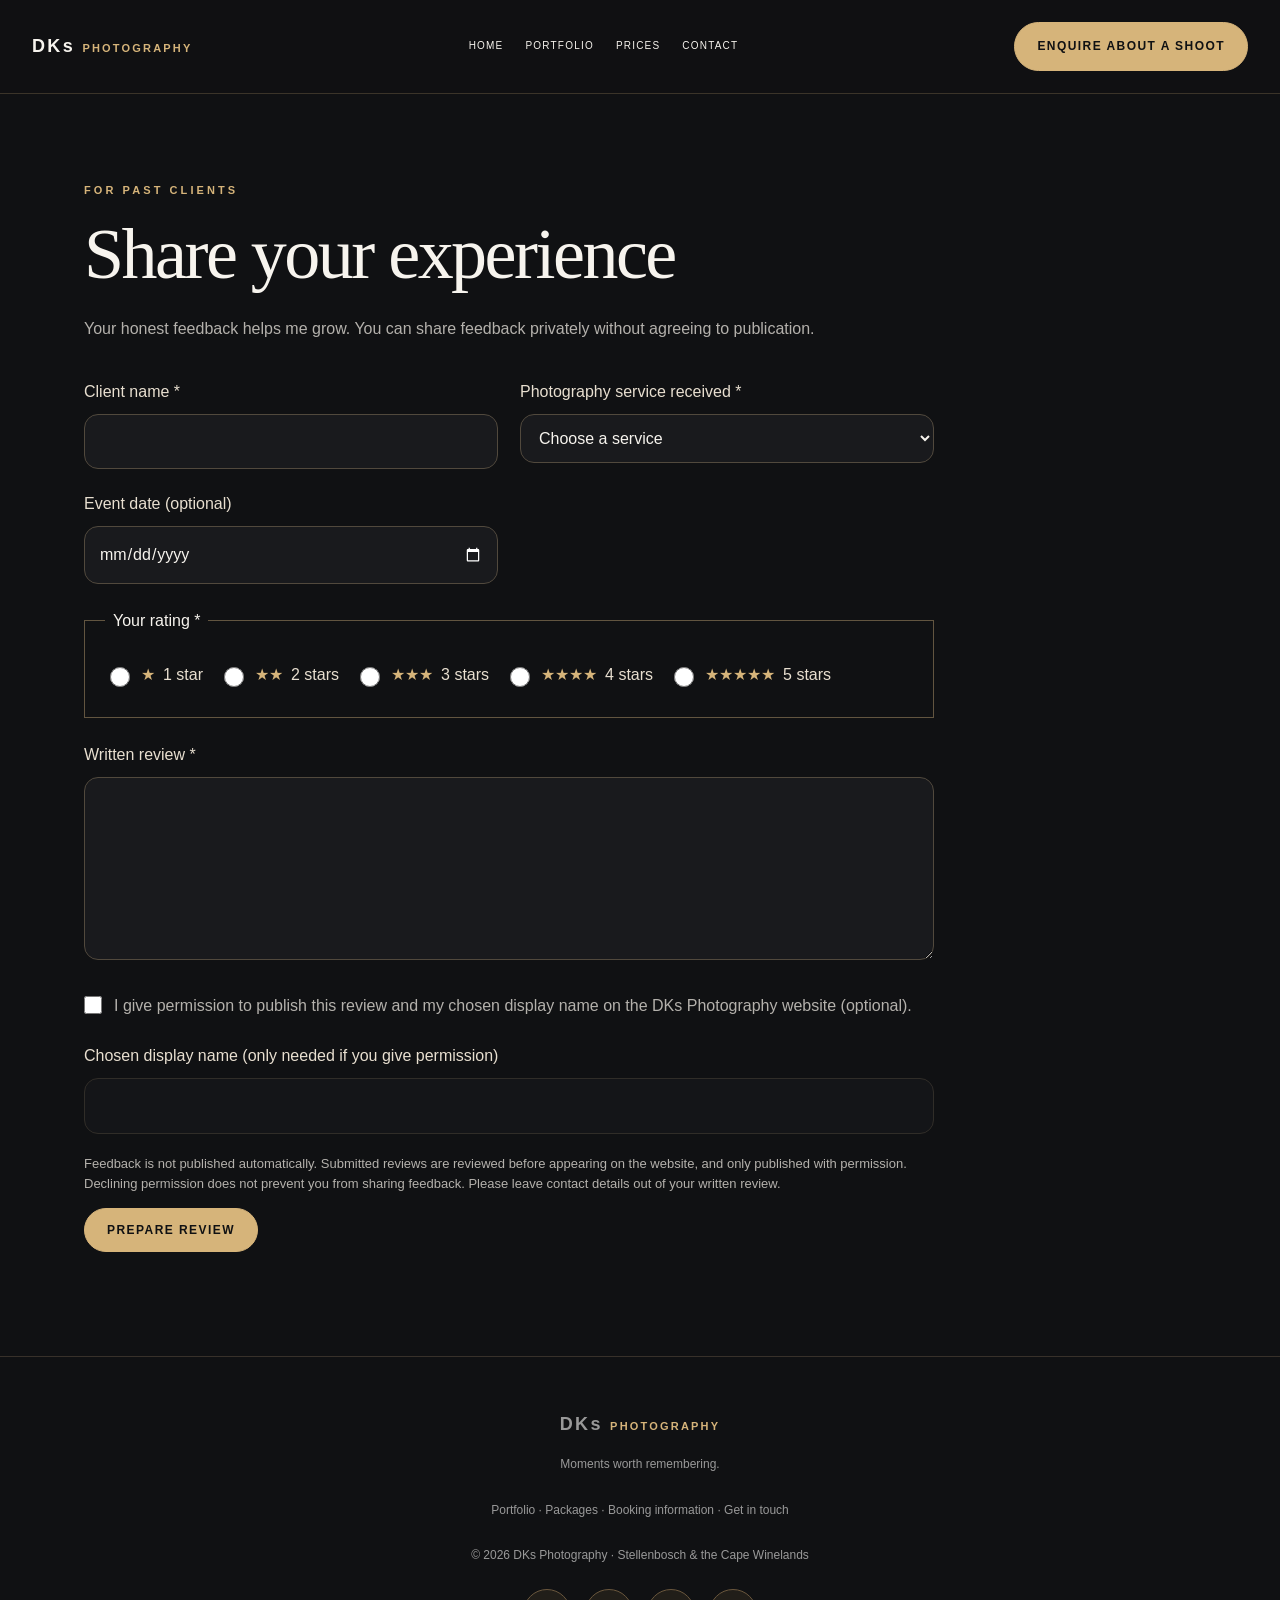
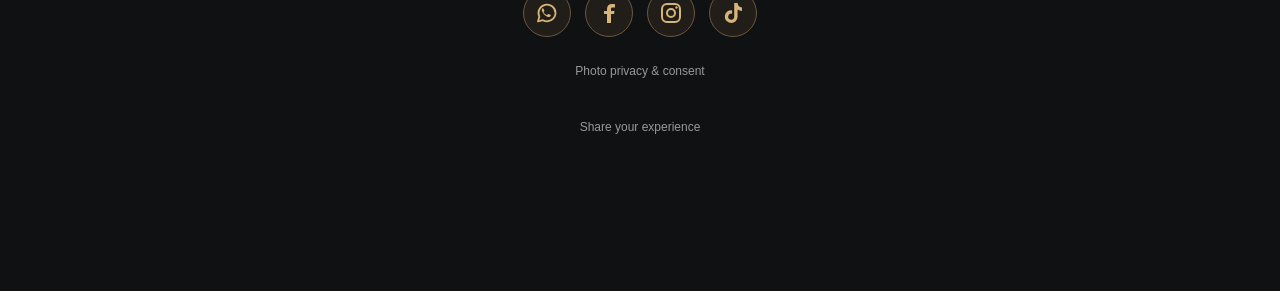
<file: review.html>
<!DOCTYPE html>
<html lang="en-ZA"><head><meta charset="utf-8"><meta name="viewport" content="width=device-width,initial-scale=1"><meta name="theme-color" content="#101113"><meta name="description" content="Share honest feedback about your DKs Photography session, with optional permission to publish your review."><title>Share your experience | DKs Photography</title><link rel="icon" href="assets/favicon.svg" type="image/svg+xml"><link rel="stylesheet" href="assets/styles.css?v=20261112-usability"><script src="assets/config.js?v=20261106-privacy" defer></script><script src="assets/references.js?v=20261112-usability" defer></script><script src="assets/site.js?v=20261112-usability" defer></script><link rel="canonical" href="https://wdominick920-del.github.io/Dks-fotos/review.html"><meta property="og:url" content="https://wdominick920-del.github.io/Dks-fotos/review.html"><meta property="og:type" content="website"><meta property="og:title" content="Share your experience | DKs Photography"><meta property="og:description" content="Share honest feedback about your DKs Photography session, with optional permission to publish your review."><meta property="og:image" content="https://wdominick920-del.github.io/Dks-fotos/assets/photo-47668818cc10.jpg"></head><body><a class="skip-link" href="#main">Skip to content</a><header><div class="nav"><a class="logo" href="index.html" aria-label="DKs Photography home">DKs <span>PHOTOGRAPHY</span></a><button aria-label="Toggle main navigation" class="menu-toggle" aria-expanded="false" aria-controls="primary-nav">Menu <span aria-hidden="true">☰</span></button><nav id="primary-nav" aria-label="Main navigation"><a href="index.html">Home</a><a href="portfolio.html">Portfolio</a><a href="packages.html">Prices</a><a href="contact.html">Contact</a></nav><a class="btn nav-cta" href="contact.html">Enquire about a shoot</a></div></header><main id="main"><section class="wrap review-page"><div class="section-heading"><div class="eyebrow">FOR PAST CLIENTS</div><h1>Share your experience</h1><p>Your honest feedback helps me grow. You can share feedback privately without agreeing to publication.</p></div><form id="review-form"><div class="form-grid"><div><label for="review-name">Client name *</label><input id="review-name" name="name" autocomplete="name" required maxlength="100"></div><div><label for="review-service">Photography service received *</label><select id="review-service" name="service" required><option value="">Choose a service</option><option>Events &amp; Functions</option><option>Birthdays &amp; Private Parties</option><option>Church Events &amp; Ceremonies</option><option>Engagement Photography</option><option>Wedding Photography</option><option>Portraits &amp; Graduations</option><option>Business, Product &amp; Promotional</option><option>Something else</option></select></div><div><label for="review-date">Event date (optional)</label><input id="review-date" name="date" type="date"></div></div><fieldset class="rating"><legend>Your rating *</legend><label><input type="radio" name="rating" value="1" required><span aria-hidden="true">★</span><span>1 star</span></label><label><input type="radio" name="rating" value="2" required><span aria-hidden="true">★★</span><span>2 stars</span></label><label><input type="radio" name="rating" value="3" required><span aria-hidden="true">★★★</span><span>3 stars</span></label><label><input type="radio" name="rating" value="4" required><span aria-hidden="true">★★★★</span><span>4 stars</span></label><label><input type="radio" name="rating" value="5" required><span aria-hidden="true">★★★★★</span><span>5 stars</span></label></fieldset><label for="review-message">Written review *</label><textarea id="review-message" name="review" required minlength="10" maxlength="4000" rows="6"></textarea><label class="consent"><input id="publish-permission" name="publishPermission" type="checkbox"> I give permission to publish this review and my chosen display name on the DKs Photography website (optional).</label><label for="display-name">Chosen display name (only needed if you give permission)</label><input id="display-name" name="displayName" maxlength="100" disabled><p class="note">Feedback is not published automatically. Submitted reviews are reviewed before appearing on the website, and only published with permission. Declining permission does not prevent you from sharing feedback. Please leave contact details out of your written review.</p><button class="btn" type="submit">Prepare review</button><p id="review-status" role="status" aria-live="polite"></p><div id="review-drafts" class="action-row" hidden><a id="review-email" class="gmail-link btn outline" target="_blank" rel="noopener noreferrer" aria-label="Open email draft in Gmail (opens in a new tab)"><svg class="gmail-logo" viewbox="0 0 24 24" width="24" height="24" aria-hidden="true" focusable="false"><path fill="#4285F4" d="M2 6.1V19a2 2 0 0 0 2 2h2V9.1z"></path><path fill="#34A853" d="M18 9.1V21h2a2 2 0 0 0 2-2V6.1z"></path><path fill="#EA4335" d="M6 5.2V9.1l6 4.5 6-4.5V5.2l-6 4.5z"></path><path fill="#C5221F" d="M2 6.1V4.7a2 2 0 0 1 3.2-1.6L6 3.7v5.4z"></path><path fill="#FBBC04" d="M18 3.7l.8-.6A2 2 0 0 1 22 4.7v1.4l-4 3z"></path></svg>Open Gmail draft</a><a id="review-whatsapp" class="social-action btn outline" target="_blank" rel="noopener noreferrer" aria-label="Open WhatsApp draft ↗" title="Open WhatsApp draft ↗">Open WhatsApp draft <svg class="social-logo" viewbox="0 0 24 24" width="24" height="24" aria-hidden="true" focusable="false"><path d="M20.5 11.7a8.5 8.5 0 0 1-12.6 7.5L3 20.5l1.3-4.8a8.5 8.5 0 1 1 16.2-4z" fill="none" stroke="currentColor" stroke-width="1.8" stroke-linejoin="round"></path><path d="M8.3 7.5c-.4-.2-.7-.2-1 .2-.8.9-.5 2.3.4 3.7 1 1.7 2.4 3.1 4.2 4 .9.5 2 .8 2.7.5.7-.3 1.2-1.1 1.2-1.6 0-.2-.2-.3-.5-.5l-1.7-.8c-.3-.1-.5-.1-.7.2l-.7.8c-.2.2-.4.1-.6 0-1.2-.6-2.2-1.4-2.9-2.6-.2-.3-.2-.4 0-.6l.5-.6c.2-.2.2-.5.1-.7z" fill="currentColor"></path></svg></a><button id="copy-review" class="btn outline" type="button">Copy review</button></div><noscript><p>To share feedback, email <a href="mailto:dksphotography1@gmail.com" rel="noopener noreferrer" aria-label="Email DKs Photography: dksphotography1@gmail.com" class="email-link">dksphotography1@gmail.com</a> or <a href="https://wa.me/27711833906" aria-label="WhatsApp DKs Photography: 071 183 3906" title="WhatsApp DKs Photography: 071 183 3906" class="social-icon-link"><svg class="social-logo" viewbox="0 0 24 24" width="24" height="24" aria-hidden="true" focusable="false"><path d="M20.5 11.7a8.5 8.5 0 0 1-12.6 7.5L3 20.5l1.3-4.8a8.5 8.5 0 1 1 16.2-4z" fill="none" stroke="currentColor" stroke-width="1.8" stroke-linejoin="round"></path><path d="M8.3 7.5c-.4-.2-.7-.2-1 .2-.8.9-.5 2.3.4 3.7 1 1.7 2.4 3.1 4.2 4 .9.5 2 .8 2.7.5.7-.3 1.2-1.1 1.2-1.6 0-.2-.2-.3-.5-.5l-1.7-.8c-.3-.1-.5-.1-.7.2l-.7.8c-.2.2-.4.1-.6 0-1.2-.6-2.2-1.4-2.9-2.6-.2-.3-.2-.4 0-.6l.5-.6c.2-.2.2-.5.1-.7z" fill="currentColor"></path></svg></a>. Include your name, service, rating, review and whether you permit publication.</p></noscript></form></section></main><footer><a class="logo" href="index.html">DKs <span>PHOTOGRAPHY</span></a><p>Moments worth remembering.</p><div><a href="portfolio.html">Portfolio</a> · <a href="packages.html">Packages</a> · <a href="booking.html">Booking information</a> · <a href="contact.html">Get in touch</a></div><p>© 2026 DKs Photography · Stellenbosch &amp; the Cape Winelands</p><div class="social-links"><a href="https://wa.me/27711833906" target="_blank" rel="noopener noreferrer" aria-label="WhatsApp DKs Photography: 071 183 3906" title="WhatsApp DKs Photography: 071 183 3906" class="social-icon-link"><svg class="social-logo" viewbox="0 0 24 24" width="24" height="24" aria-hidden="true" focusable="false"><path d="M20.5 11.7a8.5 8.5 0 0 1-12.6 7.5L3 20.5l1.3-4.8a8.5 8.5 0 1 1 16.2-4z" fill="none" stroke="currentColor" stroke-width="1.8" stroke-linejoin="round"></path><path d="M8.3 7.5c-.4-.2-.7-.2-1 .2-.8.9-.5 2.3.4 3.7 1 1.7 2.4 3.1 4.2 4 .9.5 2 .8 2.7.5.7-.3 1.2-1.1 1.2-1.6 0-.2-.2-.3-.5-.5l-1.7-.8c-.3-.1-.5-.1-.7.2l-.7.8c-.2.2-.4.1-.6 0-1.2-.6-2.2-1.4-2.9-2.6-.2-.3-.2-.4 0-.6l.5-.6c.2-.2.2-.5.1-.7z" fill="currentColor"></path></svg></a><a href="https://www.facebook.com/profile.php?id=61596305489617" target="_blank" rel="noopener noreferrer" aria-label="DKs Photography on Facebook" title="DKs Photography on Facebook" class="social-icon-link"><svg class="social-logo" viewbox="0 0 24 24" width="24" height="24" aria-hidden="true" focusable="false"><path fill="currentColor" d="M14 22v-9h3l.5-3H14V8c0-.9.3-1.5 1.6-1.5H18V3.2c-.4-.1-1.8-.2-3-.2-3 0-5 1.8-5 5v2H7v3h3v9z"></path></svg></a><a href="https://www.instagram.com/dks._.photography/" target="_blank" rel="noopener noreferrer" aria-label="DKs Photography on Instagram" title="DKs Photography on Instagram" class="social-icon-link"><svg class="social-logo" viewbox="0 0 24 24" width="24" height="24" aria-hidden="true" focusable="false"><rect x="3" y="3" width="18" height="18" rx="5" fill="none" stroke="currentColor" stroke-width="2"></rect><circle cx="12" cy="12" r="4" fill="none" stroke="currentColor" stroke-width="2"></circle><circle cx="17.5" cy="6.5" r="1.2" fill="currentColor"></circle></svg></a><a href="https://www.tiktok.com/@dks.photography8" target="_blank" rel="noopener noreferrer" aria-label="DKs Photography on TikTok: @dks.photography8" title="DKs Photography on TikTok: @dks.photography8" class="social-icon-link"><svg class="social-logo" viewbox="0 0 24 24" width="24" height="24" aria-hidden="true" focusable="false"><path fill="currentColor" d="M16.6 2c.2 2.4 1.5 4.3 4.4 4.5v3.4c-1.7 0-3.2-.5-4.4-1.4v7.1a6.4 6.4 0 1 1-5.5-6.3v3.5a3 3 0 1 0 2.1 2.8V2z"></path></svg></a></div><p><a href="privacy.html">Photo privacy &amp; consent</a></p><p><a href="review.html">Share your experience</a></p></footer><a class="social-icon-link floating-whatsapp" href="https://wa.me/27711833906?text=Hello%20DKs%20Photography%2C%20I%20would%20like%20to%20enquire%20about%20a%20shoot." target="_blank" rel="noopener noreferrer" aria-label="Prepare an enquiry in WhatsApp" title="Prepare an enquiry in WhatsApp"><svg class="social-logo" viewbox="0 0 24 24" width="24" height="24" aria-hidden="true" focusable="false"><path d="M20.5 11.7a8.5 8.5 0 0 1-12.6 7.5L3 20.5l1.3-4.8a8.5 8.5 0 1 1 16.2-4z" fill="none" stroke="currentColor" stroke-width="1.8" stroke-linejoin="round"></path><path d="M8.3 7.5c-.4-.2-.7-.2-1 .2-.8.9-.5 2.3.4 3.7 1 1.7 2.4 3.1 4.2 4 .9.5 2 .8 2.7.5.7-.3 1.2-1.1 1.2-1.6 0-.2-.2-.3-.5-.5l-1.7-.8c-.3-.1-.5-.1-.7.2l-.7.8c-.2.2-.4.1-.6 0-1.2-.6-2.2-1.4-2.9-2.6-.2-.3-.2-.4 0-.6l.5-.6c.2-.2.2-.5.1-.7z" fill="currentColor"></path></svg></a></body></html>
</file>
<file: assets/styles.css>
:root{--bg:#101113;--panel:#1a1b1e;--gold:#c9a66b;--muted:#aaa9a7;--white:#f7f4ee}*{box-sizing:border-box}html{scroll-behavior:smooth}body{margin:0;background:var(--bg);color:var(--white);font-family:Arial,Helvetica,sans-serif;line-height:1.6}a{color:inherit;text-decoration:none}header{position:sticky;top:0;z-index:9;background:#111113ed;border-bottom:1px solid #3b3429;backdrop-filter:blur(12px)}.nav{max-width:1160px;margin:auto;padding:16px 24px;display:flex;align-items:center;justify-content:space-between;gap:16px}.logo{font-weight:800;letter-spacing:.13em;font-size:19px}.logo span{color:var(--gold)}nav{display:flex;gap:22px;align-items:center}nav a{font-size:12px;text-transform:uppercase;letter-spacing:.12em}nav a:hover,.mini-cta:hover{color:var(--gold)}.btn{display:inline-block;background:var(--gold);color:#101113;padding:12px 22px;border-radius:2px;font-weight:700;font-size:12px;letter-spacing:.12em;text-transform:uppercase}.btn:hover{background:#e5c68e}.hero{min-height:680px;display:flex;align-items:end;background:linear-gradient(90deg,rgba(10,10,11,.94),rgba(10,10,11,.55) 58%,rgba(10,10,11,.14)),url('photo-47668818cc10.jpg') center/cover no-repeat}.hero-inner{max-width:1160px;width:100%;margin:auto;padding:100px 24px 95px}.eyebrow,.section-no{color:var(--gold);font-size:11px;font-weight:700;letter-spacing:.28em;text-transform:uppercase}.hero h1{font-size:clamp(48px,8vw,108px);line-height:.98;letter-spacing:-.045em;margin:20px 0}.hero h1 em{font-style:normal;color:var(--gold)}.hero p{max-width:500px;color:#e1dfda;font-size:17px}.hero-actions{display:flex;gap:12px;flex-wrap:wrap;margin-top:30px}.outline{border:1px solid #c9a66b;color:var(--white);background:transparent}.wrap{max-width:1160px;margin:auto;padding:95px 24px}.section-heading{max-width:750px;margin-bottom:38px}.section-heading h2{font-size:clamp(32px,5vw,58px);line-height:1.12;letter-spacing:-.03em;margin:12px 0}.section-heading p,.lead{color:var(--muted)}.about{display:grid;grid-template-columns:1fr 1fr;gap:50px;align-items:center}.about img{width:100%;height:430px;object-fit:cover}.photo-grid{display:grid;grid-template-columns:repeat(3,1fr);gap:18px}.photo{margin:0;position:relative;overflow:hidden;background:#222}.photo img{width:100%;height:300px;object-fit:cover;display:block;transition:transform .3s}.photo:hover img{transform:scale(1.035)}.photo figcaption{font-size:11px;letter-spacing:.13em;color:var(--gold);text-transform:uppercase;padding:12px 0}.photo-0{grid-column:span 2}.photo-0 img{height:420px}.photo-1 img{height:420px}.pricing-area{background:#171719}.pricing-grid{display:grid;grid-template-columns:repeat(2,minmax(0,1fr));gap:22px}.pricing-card{background:#101113;border:1px solid #3d372f;padding:30px;scroll-margin-top:100px}.pricing-card h3{font-size:25px;margin:10px 0}.pricing-card>p{color:var(--muted);font-size:14px;min-height:48px}.package{border-top:1px solid #353331;padding:13px 0;display:flex;align-items:center;justify-content:space-between;gap:14px}.package strong{font-size:14px}.package small{display:block;color:var(--muted);font-size:12px}.package span{color:var(--gold);font-weight:700;white-space:nowrap}.mini-cta{display:inline-block;margin-top:15px;color:var(--white);font-size:12px;text-transform:uppercase;letter-spacing:.12em}.addon-grid{display:grid;grid-template-columns:1fr 1fr;gap:0 32px}.addon{padding:15px 0;border-bottom:1px solid #393632;display:flex;justify-content:space-between;gap:15px}.addon b{color:var(--gold);white-space:nowrap}.note{color:var(--muted);font-size:13px;margin-top:20px}.terms{display:grid;grid-template-columns:1fr 1fr;gap:12px 24px}details{border-bottom:1px solid #494138;padding:12px 0}summary{cursor:pointer;font-weight:700}details p{color:var(--muted);font-size:14px;margin:12px 0}.contact{background:linear-gradient(130deg,#242018,#111113);border-top:1px solid #4c402f;text-align:center}.contact h2{font-size:clamp(36px,6vw,70px);line-height:1.1}.contact-links{display:flex;justify-content:center;gap:14px;flex-wrap:wrap;margin-top:28px}footer{border-top:1px solid #38312a;padding:24px;text-align:center;color:#999;font-size:12px}.quicknav{display:flex;flex-wrap:wrap;gap:10px;margin:20px 0 34px}.quicknav a{border:1px solid #5a4b37;color:#ded4c4;font-size:12px;padding:8px 12px}.quicknav a:hover{background:#4b3922}@media(max-width:750px){.nav{padding:12px 16px}.nav nav{gap:12px}.nav nav a:nth-child(2){display:none}.nav .btn{padding:10px;font-size:10px}.hero{min-height:570px;background-position:60% center}.hero-inner{padding:70px 20px}.wrap{padding:65px 20px}.about,.pricing-grid,.terms,.addon-grid{grid-template-columns:1fr}.about img{height:300px}.photo-grid{grid-template-columns:1fr 1fr;gap:10px}.photo-0{grid-column:span 2}.photo img,.photo-0 img,.photo-1 img{height:230px}.pricing-card{padding:22px}.package strong{font-size:13px}.package small{font-size:11px}}@media print{header,.hero-actions,.quicknav,.mini-cta{display:none}body{background:white;color:black}.pricing-card{break-inside:avoid;border:1px solid #ccc}.pricing-area{background:white}.package span{color:#85622b}}

.quote-panel{background:#1a1b1e;border:1px solid #574831;border-radius:10px;padding:clamp(18px,4vw,36px);margin:20px 0}.quote-grid{display:grid;grid-template-columns:repeat(2,minmax(0,1fr));gap:18px}.quote-field{display:flex;flex-direction:column;gap:7px}.quote-field label{font-size:12px;letter-spacing:.08em;text-transform:uppercase;color:#d8c39e}.quote-field select,.quote-field input{width:100%;padding:13px;background:#101113;border:1px solid #64563f;border-radius:5px;color:#fff;font:inherit}.quote-field select:focus,.quote-field input:focus{outline:2px solid #c9a66b}.quote-field option{background:#101113}.quote-field small{color:#aaa9a7}.quote-full{grid-column:1/-1}.quote-checks{display:grid;grid-template-columns:repeat(2,minmax(0,1fr));gap:12px}.quote-checks label{display:flex;align-items:center;gap:9px;color:#eee;font-size:14px}.quote-checks input{accent-color:#c9a66b}.quote-result{border-top:1px solid #574831;margin-top:24px;padding-top:20px}.quote-line{display:flex;justify-content:space-between;gap:15px;margin:8px 0}.quote-total{display:flex;justify-content:space-between;gap:15px;font-size:clamp(22px,4vw,32px);color:#c9a66b;font-weight:800;border-top:1px solid #574831;padding-top:15px;margin-top:15px}.quote-actions{display:flex;gap:12px;flex-wrap:wrap;margin-top:18px}.quote-actions button{cursor:pointer;border:1px solid #c9a66b;padding:12px 20px;background:#c9a66b;color:#111;font-weight:700}.quote-actions button.secondary{background:transparent;color:#c9a66b}.quote-disclaimer{font-size:12px;color:#aaa9a7;margin-top:14px}@media(max-width:650px){.quote-grid,.quote-checks{grid-template-columns:1fr}}

/* Refined quote builder */
.quote-panel{background:transparent;border:0;padding:0;max-width:none}.quote-intro{margin-bottom:24px}.quote-intro h3{font-size:clamp(23px,3vw,34px);margin:5px 0}.quote-intro p{color:var(--muted);margin:0}.step-label{color:var(--gold);font-size:11px;font-weight:700;letter-spacing:.19em}.quote-modern{display:grid;grid-template-columns:minmax(0,1.35fr) minmax(300px,.85fr);gap:24px;align-items:start}.quote-controls{display:grid;gap:18px}.quote-step,.quote-summary{border:1px solid #49402f;background:#1a1b1e;border-radius:16px;padding:25px}.step-heading{display:flex;gap:15px;align-items:flex-start;margin-bottom:20px}.step-num{display:grid;place-items:center;background:#332b20;border:1px solid #756044;color:#e6c58b;border-radius:50%;width:37px;height:37px;flex-shrink:0;font-weight:700;font-size:13px}.step-heading h3,.summary-head h3{font-size:20px;margin:0 0 3px}.step-heading p,.summary-head p{color:var(--muted);font-size:13px;margin:0}.quote-step .quote-field{margin:0 0 15px}.quote-step .quote-field:last-child{margin-bottom:0}.quote-field label{display:block;font-weight:600;font-size:13px;margin-bottom:7px}.quote-step select,.quote-step input[type=number]{width:100%;min-height:48px;border:1px solid #625540;border-radius:9px;background:#101113;color:#f7f4ee;padding:12px 14px;font:inherit}.quote-step select:focus,.quote-step input:focus{outline:2px solid var(--gold);outline-offset:2px}.package-detail{padding:12px 15px;background:#26241f;border-radius:9px;color:#dfd2bb;font-size:13px}.quote-checks{display:grid;gap:10px;margin-top:10px}.quote-checks label{display:flex;gap:12px;align-items:center;background:#242426;border:1px solid #393735;border-radius:10px;padding:12px;cursor:pointer}.quote-checks input{accent-color:#c9a66b;width:18px;height:18px;flex-shrink:0}.quote-checks b{display:block;font-size:13px;font-weight:600}.quote-checks small{display:block;color:#c9a66b;font-size:12px}.distance-input{position:relative}.distance-input input{padding-right:95px!important}.distance-input span{position:absolute;right:14px;top:50%;transform:translateY(-50%);font-size:12px;color:#d1c2aa}.quote-field small{display:block;color:var(--muted);font-size:12px;margin-top:8px}.travel-preview{display:flex;justify-content:space-between;gap:12px;padding:14px;border:1px solid #4b422f;background:#25231e;border-radius:10px}.travel-preview strong{color:#e6c58b}.quote-summary{position:sticky;top:90px}.summary-head{margin-bottom:20px}.quote-summary #qbreakdown{border-bottom:1px solid #4a4236;padding-bottom:14px}.quote-summary .quote-line{display:flex;justify-content:space-between;gap:12px;align-items:baseline;padding:9px 0;font-size:13px}.quote-summary .quote-line span{color:#d0cbc3}.quote-summary .quote-line strong{white-space:nowrap}.quote-summary .quote-total{display:flex;align-items:center;justify-content:space-between;gap:10px;padding:19px 0 12px;border-bottom:1px solid #4a4236}.quote-total strong{color:#e6c58b;font-size:25px}.quote-actions{display:grid;gap:10px;margin-top:22px}.quote-actions button{width:100%;min-height:44px;border-radius:8px;cursor:pointer}.quote-disclaimer{font-size:11px;color:var(--muted);line-height:1.6;margin-top:16px}#calculator [hidden]{display:none!important}@media(max-width:850px){.quote-modern{grid-template-columns:1fr}.quote-summary{position:static}.quote-step,.quote-summary{padding:19px}}@media(max-width:480px){.quote-total strong{font-size:21px}}
/* Shared multi-page design */
:root{--gold:#d6b47a;--muted:#b4b1ac}body{font-family:Arial,Helvetica,sans-serif}h1,h2{font-family:Georgia,'Times New Roman',serif;font-weight:400}.section-heading h1,.contact-page h1{font-size:clamp(40px,6vw,72px);line-height:1.08;letter-spacing:-.035em;margin:16px 0 22px}a,button,input,select,textarea{touch-action:manipulation}a:focus-visible,button:focus-visible,summary:focus-visible{outline:2px solid var(--gold);outline-offset:6px}.nav{max-width:1360px;padding:22px 32px}.logo{font-size:18px;white-space:nowrap}.logo span{font-size:11px;letter-spacing:.2em}nav{gap:22px}nav a{font-size:10px;padding:9px 0;border-bottom:1px solid transparent}nav a[aria-current=page]{color:var(--gold);border-color:var(--gold)}.btn{border:1px solid var(--gold);border-radius:4px;padding:14px 22px;cursor:pointer;transition:background .2s,transform .2s}.btn:hover{transform:translateY(-2px)}.hero{min-height:710px}.hero h1{font-weight:400;line-height:1.04;font-size:clamp(54px,8vw,108px)}.hero h1 em{font-style:italic}.hero p{line-height:1.8}.wrap{padding-top:88px;padding-bottom:88px}.about h2,.landing-links h2{font-size:clamp(32px,4vw,48px);line-height:1.15}.about img{border-radius:4px}.landing-grid{display:grid;grid-template-columns:repeat(3,1fr);gap:18px;margin-top:32px}.landing-card{display:flex;flex-direction:column;padding:28px;background:#191a1c;border:1px solid #3d372e;border-radius:6px;min-height:220px;transition:border-color .2s,transform .2s}.landing-card:hover{border-color:var(--gold);transform:translateY(-4px)}.landing-card h3{font-size:21px;font-weight:400}.landing-card p{color:var(--muted);font-size:14px}.card-arrow{margin-top:auto}.card-number,.card-arrow{color:var(--gold);font-size:12px}.landing-links>p{color:var(--muted)}.page-breadcrumb{max-width:1112px;margin:auto;padding:26px 24px 0;color:var(--muted);font-size:12px}.wrap>.page-breadcrumb{padding:0;margin-bottom:35px}.pricing-card{border-radius:6px}.photo{background:transparent}.photo img{border-radius:4px}.photo figcaption{padding:16px 0 24px}.contact-layout{display:grid;grid-template-columns:.8fr 1.2fr;gap:70px}.contact-details h2{font-size:36px;line-height:1.2;margin-top:0}.contact-details p{color:var(--muted)}.contact-details>a{display:block;color:var(--gold);margin:20px 0;overflow-wrap:anywhere}.contact-details img{width:100%;height:240px;object-fit:cover;border-radius:5px;margin-top:20px}.form-grid{display:grid;grid-template-columns:1fr 1fr;gap:22px}.full{grid-column:1/-1}form label{display:block;font-size:13px;margin-bottom:9px;color:#e8dfd0}form input,form select,form textarea{width:100%;padding:14px;background:#191a1d;color:var(--white);border:1px solid #51493d;border-radius:5px;font:inherit}form textarea{resize:vertical;min-height:150px}form input:focus,form select:focus,form textarea:focus{outline:2px solid var(--gold);outline-offset:2px}.consent{display:flex;gap:12px;align-items:flex-start;margin:25px 0;color:var(--muted);line-height:1.6}.consent input{width:18px;height:18px;flex-shrink:0;accent-color:var(--gold);margin:3px 0}#form-status,#email-fallback{color:var(--gold)}footer{padding:50px 24px;line-height:1.9}footer a:hover{color:var(--gold)}.skip-link{position:fixed;top:-100px;left:16px;background:var(--gold);color:#111;padding:12px;z-index:99}.skip-link:focus{top:12px}.menu-toggle{display:none}html{scroll-padding-top:110px}.quote-summary{top:115px}
@media(max-width:1000px){.nav{padding:18px 24px;flex-wrap:wrap}.menu-toggle{display:block;margin-left:auto;background:transparent;color:var(--white);border:1px solid #625540;padding:10px 14px;border-radius:4px;font:inherit}.nav-cta{display:none}#primary-nav{display:flex;width:100%;order:3;flex-wrap:wrap;padding-top:12px;gap:12px 24px}body.has-js #primary-nav{display:none}body.has-js #primary-nav.is-open{display:flex}.nav nav a:nth-child(2){display:block}.nav nav a{font-size:12px}.contact-layout{gap:32px}.landing-grid{grid-template-columns:repeat(2,1fr)}}
@media(max-width:650px){.wrap{padding:55px 22px}.hero{min-height:620px}.hero-inner{padding:85px 22px}.hero h1{font-size:62px}.landing-grid,.contact-layout,.form-grid{grid-template-columns:1fr}.full{grid-column:auto}.contact-details img{height:220px}.contact-layout{gap:38px}.logo{font-size:17px}.logo span{font-size:9px}.nav{padding:15px 20px}.photo-grid{grid-template-columns:1fr}.photo-0{grid-column:auto}.photo img,.photo-0 img,.photo-1 img{height:310px}.quote-summary{position:static}.hero-actions .btn{padding:13px 16px}.package{align-items:flex-start}.package small{max-width:200px}.contact-page h1{font-size:52px}}
@media(prefers-reduced-motion:reduce){html{scroll-behavior:auto}*,*::before,*::after{transition:none!important}}
/* Client feedback, expanded portfolio and accessible handoffs */
[hidden]{display:none!important}.behind-lens{border-bottom:1px solid #51442f}.behind-lens h2,.review-invite h2,.travel-policy h2{font-size:clamp(32px,5vw,54px);margin:16px 0}.intro-copy{max-width:790px;font-size:18px;line-height:1.9;color:#d5d0c7}.action-row,.social-links{display:flex;flex-wrap:wrap;gap:14px;align-items:center;margin-top:22px}.social-links{justify-content:center}.contact-details .social-links{justify-content:flex-start}.social-links a,.package-enquiry,#quote-drafts a{display:inline-flex;align-items:center;min-height:44px;color:var(--gold);text-decoration:underline;text-underline-offset:5px}.floating-whatsapp{position:fixed;bottom:16px;right:16px;z-index:8;background:#d6b47a;color:#111;padding:12px 18px;border-radius:30px;font-size:13px;box-shadow:0 4px 24px #0006}body{padding-bottom:80px}footer{padding-bottom:50px}.featured-grid{display:grid;grid-template-columns:repeat(3,minmax(0,1fr));gap:20px}.featured-grid .photo{grid-column:auto}.featured-grid img{height:260px;width:100%;object-fit:cover}.photo-open{display:block;width:100%;padding:0;border:0;background:transparent;cursor:zoom-in;color:inherit}.photo-viewer{width:min(1100px,94vw);max-height:94dvh;background:#171719;color:var(--white);border:1px solid #8c734c;border-radius:10px;padding:20px}.photo-viewer::backdrop{background:#000d}.photo-viewer img{display:block;width:100%;height:65dvh;object-fit:contain;margin-top:12px}.photo-viewer button{min-height:44px;background:#d6b47a;color:#111;border:0;border-radius:4px;padding:10px 18px;font:inherit;cursor:pointer}.photo-viewer p{margin:12px 0}.rating{padding:20px;border:1px solid #625540;margin:24px 0;display:flex;flex-wrap:wrap;gap:16px}.rating legend{padding:0 8px}.rating label{display:flex;align-items:center;gap:8px;min-height:44px;margin:0}.rating input{width:20px;height:20px;accent-color:var(--gold)}.rating label span[aria-hidden]{color:var(--gold)}.review-page form{max-width:850px}.review-page input:disabled{opacity:.5}form input,form select,form textarea{font-size:16px;min-width:0}form label{line-height:1.6}.package-enquiry{font-size:13px}.package{flex-wrap:wrap}.booking-steps li{padding:10px}.travel-policy{padding-top:35px;padding-bottom:45px;border-top:1px solid #3b3429}.travel-policy p{max-width:800px;color:var(--muted)}#quote-drafts a{display:block}nav a{min-height:44px;display:inline-flex;align-items:center}.photo-viewer:focus-visible{outline:2px solid var(--gold)}
@media(max-width:650px){.featured-grid{grid-template-columns:1fr}.featured-grid img{height:auto;max-height:320px}.intro-copy{font-size:16px}.rating{display:grid;gap:5px}.photo-viewer{padding:12px}.photo-viewer img{height:55dvh}.action-row .btn{max-width:100%;white-space:normal}.quote-total{flex-wrap:wrap}.form-grid>*{min-width:0}.hero h1{font-size:clamp(42px,12vw,62px)}.floating-whatsapp{bottom:12px;right:12px}}
/* On narrow screens the shortcut stays in the document flow, clear of content. */
@media(max-width:1279px){.floating-whatsapp{position:static;display:table;width:max-content;margin:16px 16px 16px auto}body{padding-bottom:0}}

.behind-lens h1{font-size:clamp(40px,6vw,72px);line-height:1.08;margin:16px 0 30px}

.personal-instagram{max-width:790px;margin-top:28px;color:var(--muted);line-height:1.8}.personal-instagram a{color:var(--gold);text-decoration:underline;text-underline-offset:4px;display:inline-block;min-height:44px;padding:8px 0;overflow-wrap:anywhere}.sr-only{position:absolute;width:1px;height:1px;padding:0;margin:-1px;overflow:hidden;clip:rect(0,0,0,0);white-space:nowrap;border:0}
/* One place to compare packages and customise an estimate. */
#calculator .section-heading{max-width:850px}#calculator .quote-modern{grid-template-columns:minmax(0,1.6fr) minmax(310px,1fr);gap:28px}#calculator .quote-step{padding:28px}.package-picker{display:grid;grid-template-columns:repeat(2,minmax(0,1fr));gap:14px;margin:22px 0}.package-option{display:flex;flex-direction:column;align-items:flex-start;text-align:left;gap:10px;border:1px solid #5b5142;border-radius:12px;padding:22px 18px;background:#131416;color:var(--white);cursor:pointer;font:inherit;min-height:210px;transition:border-color .15s,background .15s}.package-option:hover{border-color:var(--gold);background:#24211c}.package-option[aria-pressed=true]{border:2px solid var(--gold);padding:21px 17px;background:linear-gradient(140deg,#30291f,#1c1b19)}.package-name{font-size:17px;font-weight:600}.package-price{font-family:Georgia,serif;font-size:29px;font-weight:400;color:var(--gold)}.package-coverage{font-size:13px;line-height:1.6;color:#c6c1b7}.package-select-label{margin-top:auto;font-size:12px;letter-spacing:.03em;color:var(--gold);padding-top:9px}.service-description{color:var(--muted);font-size:14px;line-height:1.7;margin:12px 0 0}.has-js .package-select{display:none}.quote-actions>a.btn{text-align:center;line-height:1.6;text-decoration:none;white-space:normal}#quote-drafts{display:grid;gap:8px}#quote-drafts a{white-space:normal;line-height:1.6}.enquiry-estimate{padding:24px;border:1px solid #77603f;border-radius:12px;background:#211e19;margin-bottom:28px}.enquiry-estimate h2{font-size:28px;line-height:1.2;margin:12px 0 20px}.enquiry-estimate textarea{background:#141516;line-height:1.75;font-size:14px;min-height:260px}.enquiry-estimate a{display:inline-flex;align-items:center;min-height:44px;margin-top:12px;color:var(--gold);text-decoration:underline}.enquiry-estimate label{font-size:13px}#qcategory{font-size:16px}#calculator .quote-summary{top:115px}.quote-summary .summary-head h3{font-family:Georgia,serif;font-weight:400;font-size:28px}.package-option:focus-visible{outline:3px solid #fff;outline-offset:4px}
@media(max-width:1000px){#calculator .quote-modern{grid-template-columns:1fr}#calculator .quote-summary{position:static}#calculator .quote-step{padding:22px}.package-picker{grid-template-columns:repeat(2,minmax(0,1fr))}}
@media(max-width:430px){.package-picker{grid-template-columns:1fr}.package-option{min-height:185px}.package-price{font-size:32px}#calculator .quote-step{padding:18px}.enquiry-estimate{padding:18px}.enquiry-estimate textarea{font-size:16px}.quote-summary .quote-total{font-size:23px}}

.enquiry-estimate textarea{font-size:16px}#service:disabled{opacity:1;color:var(--white);background:#25221d;cursor:default}

.builder-step-link{display:inline-flex;min-height:44px;align-items:center;margin-top:16px;color:var(--gold);font-size:13px;text-decoration:underline;text-underline-offset:4px}
/* Softer, separate package catalogue and quote studio. */
.btn{border-radius:999px}.pricing-card,.quote-step,.quote-summary{border-radius:26px!important}.pricing-card{background:linear-gradient(145deg,#1d1d1f,#151517);border-color:#514534;padding:32px}.catalogue-services{gap:28px}.catalogue-package{background:#141517;border:1px solid #403a31;border-radius:18px;padding:18px;margin:14px 0}.catalogue-package .package{border:0;padding:0 0 16px}.catalogue-package .btn{font-size:10px;padding:10px 16px;min-height:42px;letter-spacing:.07em}.quicknav{gap:10px}.quicknav a{border-radius:999px;padding:12px 18px;min-height:44px;background:#211e19;border-color:#5c4c35}.quicknav a:hover{background:#423421}.pricing-card h3{font-family:Georgia,serif;font-weight:400;font-size:29px}.pricing-card>p{line-height:1.8}.pricing-area{background:radial-gradient(ellipse at top,#29221944,transparent 65%),#101113}.quote-step,.quote-summary{box-shadow:0 16px 50px #0002}#calculator .quote-step{background:linear-gradient(145deg,#202022,#18191b)}.package-option{border-radius:20px;background:#151618;min-height:195px}.package-option[aria-pressed=true]{background:linear-gradient(135deg,#3a3022,#211f1c);box-shadow:0 0 0 3px #d6b47a0a}.choice-group{border:0;padding:0;margin:0;min-width:0;display:flex;flex-wrap:wrap;gap:10px}.choice-group legend{font-size:13px;color:#e0c695;font-weight:600;margin-bottom:14px}.choice-pill{display:flex;align-items:center;gap:9px;padding:13px 16px;border:1px solid #514b40;border-radius:999px;background:#151618;color:#d4cec3;min-height:48px;font-size:14px!important;line-height:1.5;cursor:pointer;margin:0!important;transition:background .18s,border-color .18s,box-shadow .18s}.choice-pill input{width:17px!important;height:17px;min-height:0;padding:0;flex-shrink:0;accent-color:var(--gold);margin:0}.choice-pill.is-selected{border-color:var(--gold);background:#3a3022;color:#f7e4c5;box-shadow:0 0 0 2px #d6b47a12}.choice-pill:focus-within{outline:2px solid #f3dfb5;outline-offset:3px}.choice-pill:hover{border-color:#bc995e;background:#29251e}.service-choices{gap:10px;margin:8px 0 14px}.service-choices .choice-pill{border-radius:18px;flex:1 1 145px}.extra-choices .choice-pill{font-size:13px!important}.quote-step select,.quote-step input[type=number],.package-detail,.travel-preview{border-radius:16px!important}.quote-checks label{border-radius:18px;border-color:#4f483c;padding:16px}.quote-checks label:has(input:checked){border-color:var(--gold);background:#30291f}.quote-actions button,.quote-actions>a{border-radius:999px!important;min-height:48px}.quote-actions button{padding:13px 18px}.enquiry-estimate{border-radius:24px}.enquiry-estimate textarea{border-radius:16px}form input,form select,form textarea{border-radius:14px}.package-picker{margin-top:22px}.service-description{margin-top:18px}
@media(max-width:650px){.catalogue-services{grid-template-columns:1fr}.pricing-card{padding:24px}.catalogue-package{padding:16px}.service-choices .choice-pill{flex:1 1 120px;font-size:13px!important;padding:12px}.extra-choices .choice-pill{flex:1 1 120px;border-radius:16px}.quote-step,.quote-summary{border-radius:24px!important}.package-option{min-height:180px}.quicknav{gap:8px}.quicknav a{padding:10px 14px}.catalogue-package .package strong{font-size:15px}.catalogue-package .package small{font-size:12px}}
@media(prefers-reduced-motion:reduce){.choice-pill{transition:none}}
.quote-step .choice-pill{display:flex;align-items:center;text-transform:none;letter-spacing:normal;font-weight:400;line-height:1.5;margin:0!important}.quote-step .choice-pill span{min-width:0}.quote-step .choice-pill input{display:block;margin:0;appearance:auto;background:transparent;border:0;box-shadow:none;padding:0}.catalogue-services{align-items:start}
/* A themed calendar with a native date-input fallback. */
input[type=date]{color-scheme:dark}.date-trigger{width:100%;display:flex;align-items:center;justify-content:space-between;gap:14px;padding:14px 16px;min-height:52px;border:1px solid #51493d;border-radius:16px;background:#191a1d;color:var(--white);font:inherit;font-size:16px;text-align:left;cursor:pointer}.date-trigger>span:last-child{color:var(--gold);font-size:24px}.date-trigger:hover{border-color:var(--gold)}.calendar-dialog{width:min(420px,calc(100vw - 28px));max-height:calc(100dvh - 28px);overflow:auto;padding:26px;border:1px solid #826a44;border-radius:28px;background:linear-gradient(145deg,#25221c,#161719 70%);color:var(--white);box-shadow:0 30px 100px #0008}.calendar-dialog::backdrop{background:#000b;backdrop-filter:blur(5px)}.calendar-top{display:flex;align-items:start;justify-content:space-between;gap:12px}.calendar-top h2{font-size:30px;line-height:1.2;margin:10px 0 22px}.calendar-dialog button{cursor:pointer;font:inherit}.calendar-close,.calendar-nav button{display:grid;place-items:center;border:1px solid #63543e;background:#28241e;color:var(--gold);width:44px;height:44px;flex-shrink:0;border-radius:50%;font-size:25px!important}.calendar-nav{display:flex;align-items:center;justify-content:space-between;gap:12px;margin-bottom:18px}.calendar-nav p{font-size:17px;font-weight:600;text-align:center;margin:0}.calendar-row{display:grid;grid-template-columns:repeat(7,minmax(0,1fr));gap:4px;margin-bottom:4px}.calendar-row>[role=columnheader]{text-align:center;font-size:11px;color:#d5bb91;padding:10px 0}.calendar-row button{width:100%;aspect-ratio:1;min-height:40px;border:1px solid transparent;border-radius:50%;background:transparent;color:#eee6d9;font-size:15px}.calendar-row button:hover{border-color:var(--gold);background:#433724}.calendar-row button.is-today{border-color:#a58a5e}.calendar-row button.is-selected{background:var(--gold);color:#151515;font-weight:700}.calendar-dialog button:focus-visible,.date-trigger:focus-visible{outline:2px solid #f3dab0;outline-offset:3px}.calendar-dialog #calendar-help{color:var(--muted);font-size:12px;line-height:1.7;margin:18px 0}.calendar-actions{display:flex;flex-wrap:wrap;gap:8px;justify-content:space-between;border-top:1px solid #514332;padding-top:18px}.calendar-actions button{min-height:44px;padding:10px 13px;background:#27231d;color:var(--gold);border:1px solid #63543e;border-radius:999px;font-size:13px}@media(max-width:390px){.calendar-dialog{padding:18px}.calendar-row{gap:2px}.calendar-row button{min-height:38px}.calendar-actions button{padding:10px;font-size:12px}}@media(prefers-reduced-motion:reduce){.calendar-dialog::backdrop{backdrop-filter:none}}
.privacy-page{max-width:1000px}.privacy-page a:not(.btn){color:var(--gold);text-decoration:underline;text-underline-offset:4px;overflow-wrap:anywhere}.privacy-page h2{font-size:clamp(26px,4vw,38px);line-height:1.25;margin:34px 0 16px}.privacy-notice{max-width:820px;line-height:1.9;color:#d4cfc5}.privacy-notice h2{color:var(--white)}.privacy-navigation{display:flex;flex-wrap:wrap;gap:12px;margin:30px 0 45px}.privacy-navigation a{border:1px solid #6a5739;border-radius:999px;padding:12px 18px;min-height:44px;font-size:14px}.privacy-form-panel{border:1px solid #615038;border-radius:26px;background:linear-gradient(145deg,#24211d,#17181a);padding:32px;margin-top:50px}.privacy-form-panel>h2{margin-top:14px}.privacy-form-panel>p{color:var(--muted);line-height:1.8}.privacy-form-panel form>label{margin-top:24px}.privacy-choices{min-width:0;border:1px solid #62543f;border-radius:18px;padding:22px;margin:28px 0}.privacy-choices legend{padding:0 8px;color:#e1c595;font-size:15px;line-height:1.6;max-width:100%}.privacy-choices>label{display:flex;align-items:flex-start;gap:12px;min-height:44px;padding:10px 0;font-size:15px;line-height:1.7;cursor:pointer}.privacy-choices input[type=radio],.privacy-choices input[type=checkbox]{width:20px;height:20px;margin:3px 0 0;flex-shrink:0;accent-color:var(--gold)}.privacy-choices>label[for]{display:block}.privacy-form-panel .btn{white-space:normal;line-height:1.6}.privacy-form-panel textarea[readonly]{background:#131517;line-height:1.8}#consent-status,#withdraw-status{color:var(--gold);line-height:1.8}.field-error{color:#f1c08e;font-size:14px;line-height:1.7}.travel-details{margin:18px 0;font-size:13px}.travel-details>div{display:flex;justify-content:space-between;gap:14px;padding:8px 0}.travel-details dt{color:var(--muted)}.travel-details dd{margin:0;text-align:right;color:#e6d4b4}#qcontact[aria-disabled=true]{opacity:.5;cursor:not-allowed}.quote-actions button:disabled{opacity:.5;cursor:not-allowed}@media(max-width:650px){.privacy-form-panel{padding:20px}.privacy-choices{padding:16px}.privacy-choices legend{font-size:14px}.privacy-navigation{display:grid}.privacy-navigation a{display:block}.privacy-form-panel .action-row{align-items:stretch;flex-direction:column}.privacy-form-panel .btn{text-align:center}.privacy-page .form-grid{grid-template-columns:1fr}}
/* Social destinations use recognisable logos with accessible link names. */
.social-logo{width:24px;height:24px;display:block;flex-shrink:0;vertical-align:middle}.social-links .social-icon-link,.social-icon-link{display:inline-flex!important;align-items:center;justify-content:center;min-width:48px;min-height:48px;width:48px;height:48px;padding:11px!important;border:1px solid #6a573d;border-radius:50%;color:var(--gold);text-decoration:none!important;background:#211e19;box-sizing:border-box;transition:background .18s,color .18s,transform .18s}.social-icon-link:hover{background:var(--gold);color:#151515;transform:translateY(-2px)}.social-icon-link:focus-visible,.social-action:focus-visible{outline:2px solid #f4dcac;outline-offset:4px}.social-links{gap:14px}.contact-details .social-links>a.social-icon-link{margin:0}.floating-whatsapp.social-icon-link{width:52px;height:52px;background:var(--gold);color:#101113;border-color:var(--gold)}.personal-instagram a.social-icon-link{margin:8px 0 8px 10px;vertical-align:middle}.social-action{display:inline-flex!important;align-items:center;justify-content:center;gap:10px}.social-action .social-logo{width:22px;height:22px}.privacy-notice .social-icon-link,.privacy-form-panel .social-icon-link{vertical-align:middle;margin:0 5px}.social-icon-link[hidden],.social-action[hidden]{display:none!important}@media(prefers-reduced-motion:reduce){.social-icon-link{transition:none}}
.privacy-page a.social-icon-link:hover{color:#151515}
/* Contact service picker: native fallback, themed accessible choices. */
.contact-service-picker{position:relative;min-width:0}.service-picker-trigger{width:100%;min-height:54px;display:flex;justify-content:space-between;align-items:center;gap:14px;text-align:left;padding:14px 16px;border:1px solid #66563e;border-radius:16px;background:linear-gradient(135deg,#26231e,#18191c);color:#c4bbae;font:inherit;font-size:16px;line-height:1.5;cursor:pointer}.service-picker-trigger.has-selection{color:var(--white);border-color:#a88a58}.service-picker-trigger:hover,.service-picker-trigger[aria-expanded=true]{border-color:var(--gold);background:#2d281f}.service-picker-trigger:focus-visible,.service-picker-option:focus-within{outline:2px solid #ebc68e;outline-offset:3px}.service-picker-chevron{color:var(--gold);font-size:25px;line-height:1;flex-shrink:0;transition:transform .18s}.service-picker-trigger[aria-expanded=true] .service-picker-chevron{transform:rotate(180deg)}.service-picker-trigger:disabled{opacity:1;cursor:default;background:#24211c}.service-picker-help{font-size:12px;color:var(--muted);line-height:1.7;margin:9px 0 0}.service-picker-options{position:absolute;top:62px;left:0;right:0;z-index:10;min-width:0;margin:0;padding:8px;border:1px solid #806845;border-radius:20px;background:#1b1c1e;box-shadow:0 20px 50px #0009;max-height:350px;overflow:auto;overscroll-behavior:contain;scrollbar-color:#8c744d #1b1c1e}.contact-service-picker .service-picker-option{display:flex;align-items:center;gap:12px;padding:12px;border:1px solid transparent;border-radius:13px;margin:0 0 4px;font-size:14px;line-height:1.5;min-height:64px;cursor:pointer;color:var(--white)}.service-picker-option:last-child{margin-bottom:0}.service-picker-option:hover{background:#2a261f;border-color:#625137}.service-picker-option:has(input:checked){background:#383024;border-color:#b59863}.service-picker-option input[type=radio]{width:18px;height:18px;min-height:0;margin:0;padding:0;flex-shrink:0;accent-color:var(--gold)}.service-option-copy{display:block;min-width:0}.service-option-copy strong{display:block;font-size:14px;font-weight:600;line-height:1.5}.service-option-copy small{display:block;color:#bfb5a5;font-size:12px;font-weight:400;margin-top:4px;line-height:1.6}@media(max-width:650px){.service-picker-options{position:static;max-height:340px;margin-top:10px;box-shadow:0 10px 30px #0004}.service-picker-trigger{border-radius:17px}.contact-service-picker .service-picker-option{padding:13px 10px;min-height:68px}.service-option-copy strong{font-size:15px}}@media(prefers-reduced-motion:reduce){.service-picker-chevron{transition:none}}
.contact-service-picker .service-option-copy strong{font-size:16px}.contact-service-picker .service-option-copy small{font-size:13px}
.gmail-logo{width:24px;height:24px;flex-shrink:0;display:inline-block;vertical-align:middle}.gmail-link{display:inline-flex;align-items:center;gap:10px;max-width:100%;overflow-wrap:anywhere;min-height:44px}.email-app-fallback{display:inline-flex;align-items:center;min-height:44px;font-size:13px;color:var(--gold);text-decoration:underline;text-underline-offset:4px}.contact-details>a.gmail-link{display:flex;font-size:clamp(13px,3.7vw,16px);word-break:break-word}.gmail-link:focus-visible,.email-app-fallback:focus-visible{outline:2px solid var(--gold);outline-offset:4px}.privacy-page .gmail-link{flex-wrap:wrap}
.gmail-logo{width:26px;height:26px;box-sizing:content-box;padding:6px;border-radius:10px;background:#fff;box-shadow:0 2px 8px #0002;vertical-align:middle}.gmail-link{gap:12px}.reference-panel{border:1px solid #77603f;border-radius:22px;background:linear-gradient(135deg,#30291f,#191a1c);padding:22px;margin-bottom:24px}.reference-panel output{display:block;overflow-wrap:anywhere;font-family:ui-monospace,monospace;font-size:16px;color:#f0cf97;letter-spacing:.03em;margin:14px 0}.reference-panel p{font-size:13px;color:var(--muted);line-height:1.8}.reference-panel a,.reference-panel button{display:inline-flex;align-items:center;min-height:44px;color:var(--gold);font:inherit;font-size:13px}.reference-panel button{border:1px solid #8b724c;border-radius:999px;background:transparent;padding:10px 14px;cursor:pointer}.reference-panel a{text-decoration:underline;text-underline-offset:4px}#reference-consent-form .btn{margin-top:20px}#reference-consent-status{color:var(--gold);line-height:1.8}

/* Simpler journeys, retaining the studio's black and gold palette. */
input,select,textarea{font-size:16px}
summary{cursor:pointer;min-height:44px;padding:12px 0;color:var(--gold);font-weight:600}
details{min-width:0}details>textarea{width:100%;box-sizing:border-box}details[open]>summary{margin-bottom:12px}
#enquiry-reference{margin-top:24px}#enquiry-reference>summary{font-size:1.1rem}
.secondary-permission{margin-top:24px;padding-top:18px;border-top:1px solid #d6b47a44}
.email-link{overflow-wrap:anywhere}.action-row>a,.action-row>button,.privacy-navigation>a{min-height:44px}
.contact-details img{max-height:200px;object-fit:cover}.contact-details h2{font-size:1.65rem}
#enquiry-drafts details{flex-basis:100%}.quote-actions .btn{white-space:normal;text-align:center}
#portfolio .action-row{margin-top:28px}.behind-lens{border-top:1px solid #d6b47a44}
.privacy-notice details{border-top:1px solid #d6b47a44;padding:8px 0}
@media(max-width:767px){.contact-layout{display:flex;flex-direction:column}.contact-details{width:100%;box-sizing:border-box}.contact-details img,.contact-details .note{display:none}.contact-details h2{display:none}.contact-details p{margin:8px 0}.contact-details .social-links{margin:10px 0}.hero{min-height:65vh}.wrap{padding-top:40px;padding-bottom:40px}.contact-page .section-heading{margin-bottom:24px}}
@media(prefers-reduced-motion:reduce){html{scroll-behavior:auto}*,*::before,*::after{animation-duration:.01ms!important;transition-duration:.01ms!important}}
form label,form legend{font-size:16px}footer a:not(.logo),#primary-nav a{display:inline-flex;align-items:center;min-height:44px}.prices-quote-link{margin-top:20px}.email-app-fallback{display:inline-flex;align-items:center;min-height:44px}
</file>
